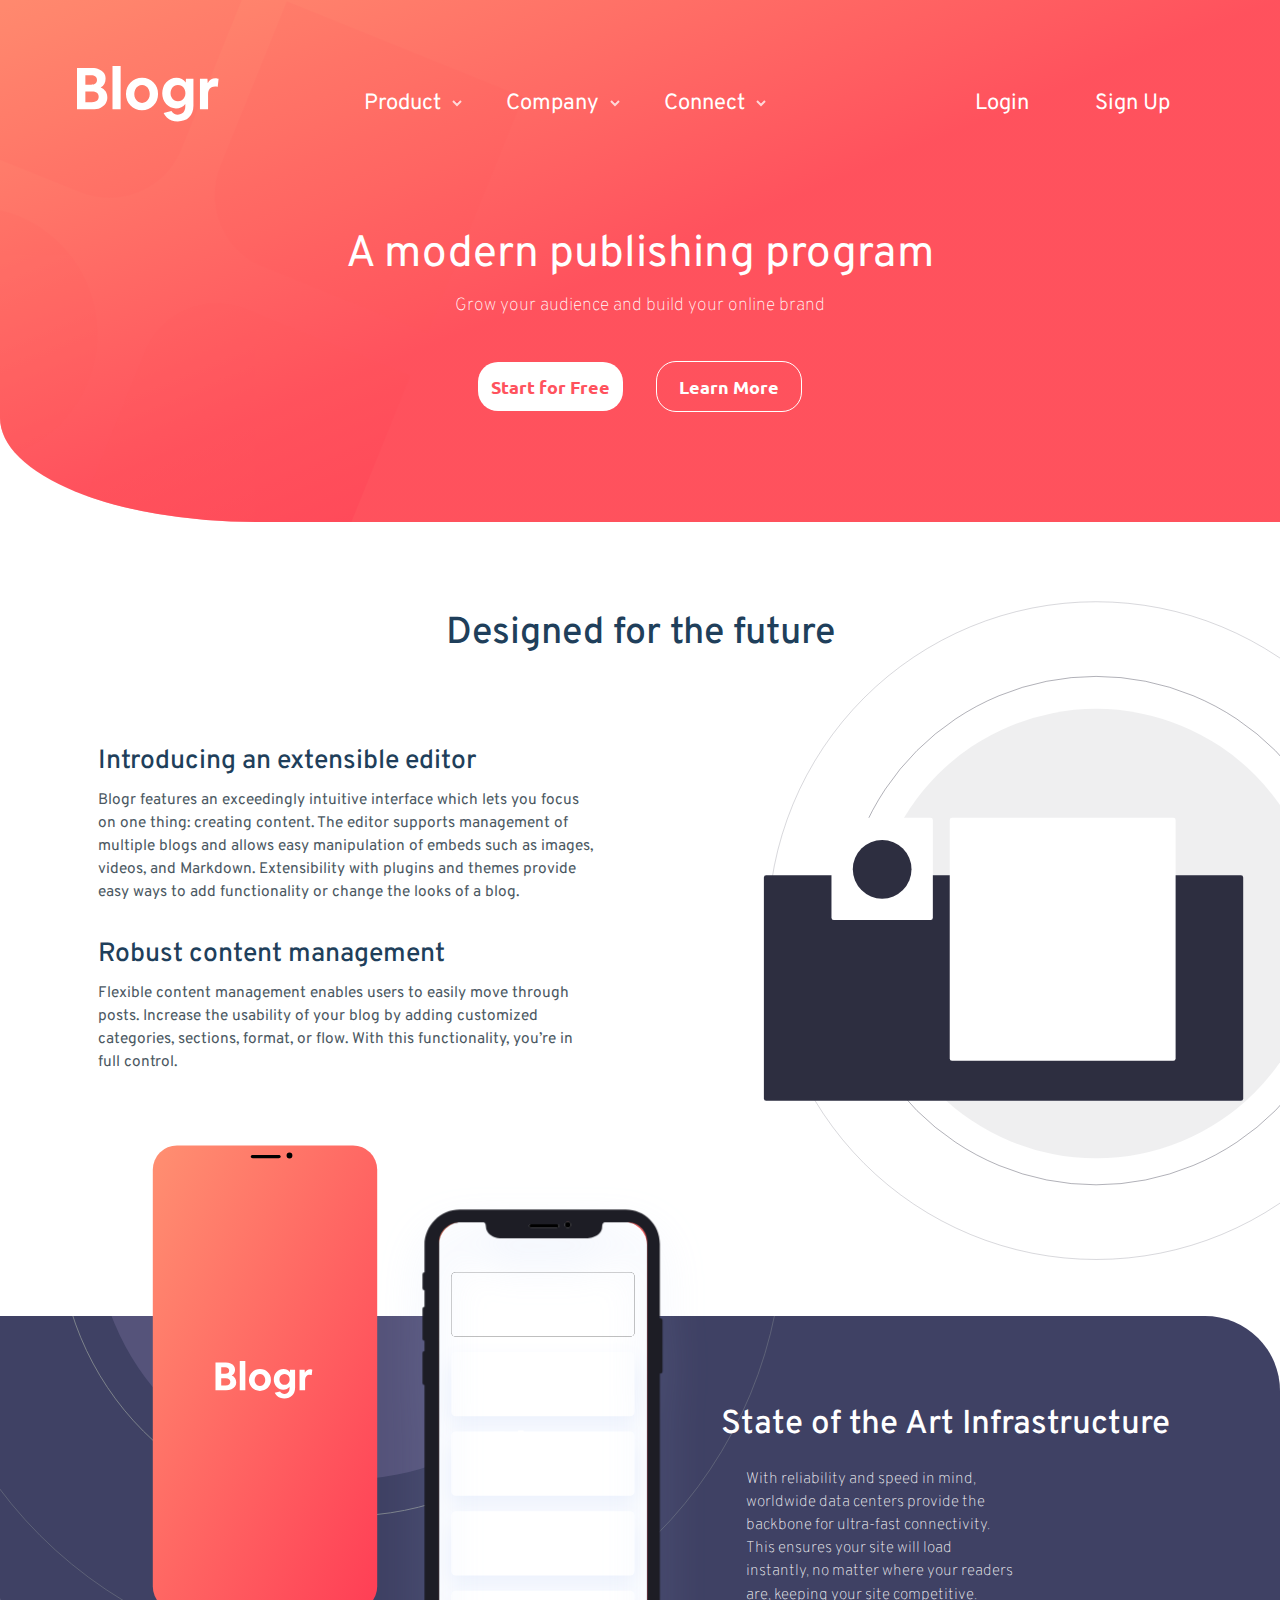
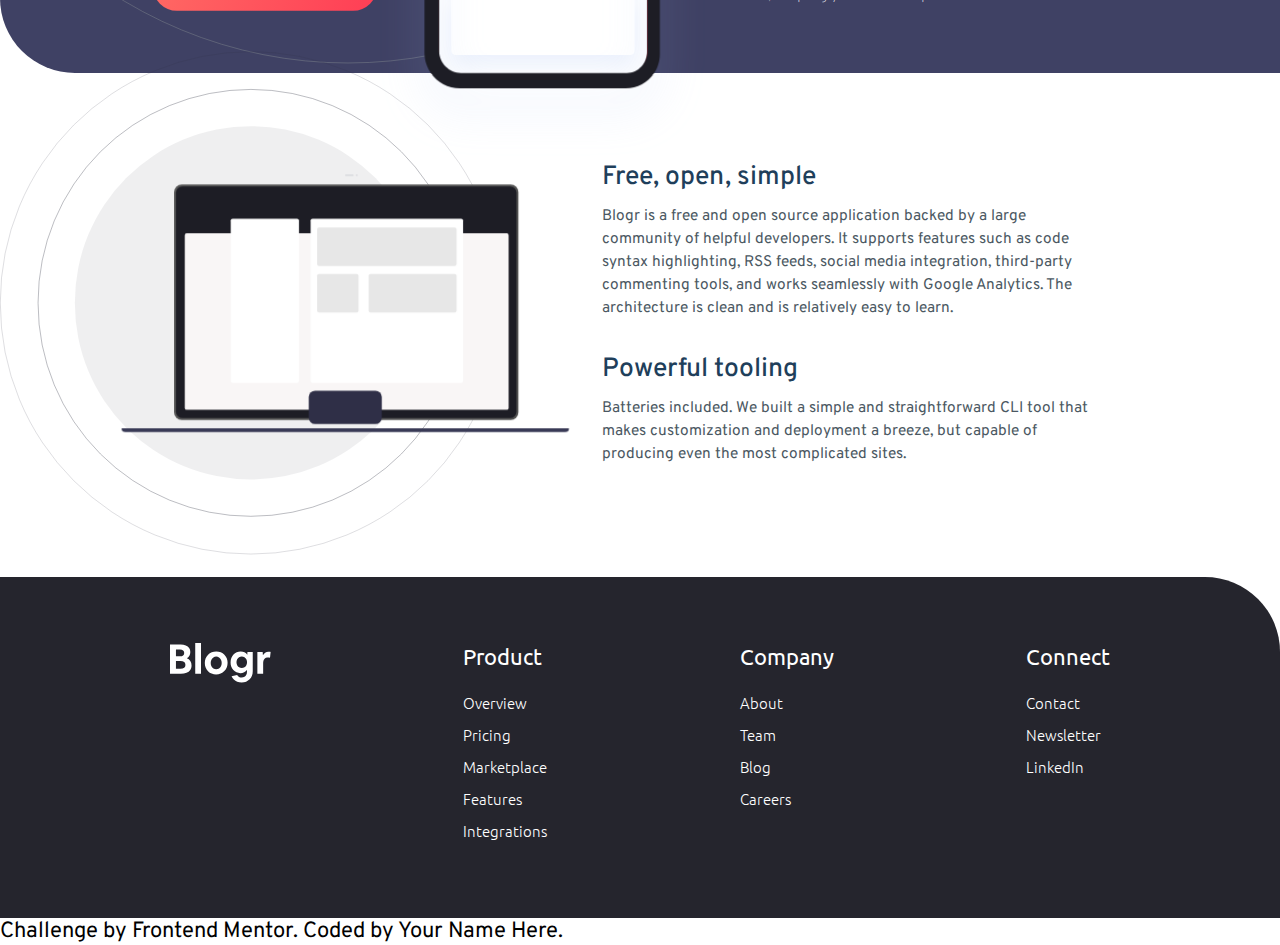
<file: blogr-landing-page-main/index.html>
<!DOCTYPE html>
<html lang="en">
<head>
  <meta charset="UTF-8">
  <meta name="viewport" content="width=device-width, initial-scale=1.0"> <!-- displays site properly based on user's device -->

  <link rel="icon" type="image/png" sizes="32x32" href="./images/favicon-32x32.png">
  <link rel="preconnect" href="https://fonts.googleapis.com">
  <link rel="preconnect" href="https://fonts.gstatic.com" crossorigin>
  <link href="https://fonts.googleapis.com/css2?family=Alata&family=Barlow+Condensed:ital,wght@0,100;0,200;0,300;0,400;0,500;0,600;0,700;0,800;0,900;1,100;1,200;1,300;1,400;1,500;1,600;1,700;1,800;1,900&family=Barlow:ital,wght@0,100;0,200;0,300;0,400;0,500;0,600;0,700;0,800;0,900;1,100;1,200;1,300;1,400;1,500;1,600;1,700;1,800;1,900&family=DM+Sans:ital,opsz,wght@0,9..40,100..1000;1,9..40,100..1000&family=Epilogue:ital,wght@0,100..900;1,100..900&family=Fraunces:ital,opsz,wght@0,9..144,100..900;1,9..144,100..900&family=Inter:ital,opsz,wght@0,14..32,100..900;1,14..32,100..900&family=Josefin+Sans:ital,wght@0,100..700;1,100..700&family=Open+Sans:ital,wght@0,300..800;1,300..800&family=Overpass:ital,wght@0,100..900;1,100..900&family=Plus+Jakarta+Sans:ital,wght@0,200..800;1,200..800&family=Raleway:ital,wght@0,100..900;1,100..900&family=Red+Hat+Text:ital,wght@0,300..700;1,300..700&family=Space+Grotesk:wght@300..700&display=swap" rel="stylesheet">
  <link rel="preconnect" href="https://fonts.googleapis.com">
  <link rel="preconnect" href="https://fonts.gstatic.com" crossorigin>
  <link href="https://fonts.googleapis.com/css2?family=Alata&family=Barlow+Condensed:ital,wght@0,100;0,200;0,300;0,400;0,500;0,600;0,700;0,800;0,900;1,100;1,200;1,300;1,400;1,500;1,600;1,700;1,800;1,900&family=Barlow:ital,wght@0,100;0,200;0,300;0,400;0,500;0,600;0,700;0,800;0,900;1,100;1,200;1,300;1,400;1,500;1,600;1,700;1,800;1,900&family=DM+Sans:ital,opsz,wght@0,9..40,100..1000;1,9..40,100..1000&family=Epilogue:ital,wght@0,100..900;1,100..900&family=Fraunces:ital,opsz,wght@0,9..144,100..900;1,9..144,100..900&family=Inter:ital,opsz,wght@0,14..32,100..900;1,14..32,100..900&family=Josefin+Sans:ital,wght@0,100..700;1,100..700&family=Open+Sans:ital,wght@0,300..800;1,300..800&family=Overpass:ital,wght@0,100..900;1,100..900&family=Plus+Jakarta+Sans:ital,wght@0,200..800;1,200..800&family=Raleway:ital,wght@0,100..900;1,100..900&family=Red+Hat+Text:ital,wght@0,300..700;1,300..700&family=Space+Grotesk:wght@300..700&family=Ubuntu:ital,wght@0,300;0,400;0,500;0,700;1,300;1,400;1,500;1,700&display=swap" rel="stylesheet">
  
  <link href="statics/styles.css" rel="stylesheet">
  <link href="statics/header.css" rel="stylesheet">
  <link href="statics/mobile_nav.css" rel="stylesheet">
  <link href="statics/main.css" rel="stylesheet">
  <link href="statics/footer.css" rel="stylesheet">
  <link href="statics/utils.css" rel="stylesheet">
  <title>Frontend Mentor | [Blogr]</title>

 
</head>
<body>

  <header class="header container">
    <div class="header_main">
       <svg class="svg_header_logo" viewbox="0 0 32 36" xmlns="http://www.w3.org/2000/svg"><path d="M0 30.803V1.486h10.653c1.982 0 3.695.31 5.14.93 1.446.619 2.56 1.5 3.345 2.642.785 1.142 1.177 2.484 1.177 4.026 0 1.404-.303 2.636-.909 3.695a6.48 6.48 0 01-2.56 2.498c1.487.578 2.643 1.494 3.469 2.746.826 1.253 1.239 2.732 1.239 4.439 0 1.707-.44 3.18-1.322 4.418-.88 1.239-2.12 2.202-3.716 2.89-1.596.688-3.482 1.033-5.657 1.033H0zM5.946 6.565v6.73h4.046c1.35 0 2.388-.282 3.118-.846.73-.564 1.094-1.397 1.094-2.498 0-1.101-.365-1.94-1.094-2.519-.73-.578-1.769-.867-3.118-.867H5.946zm0 19.159h4.624c1.542 0 2.732-.33 3.572-.991.84-.66 1.26-1.61 1.26-2.85 0-1.238-.42-2.188-1.26-2.848-.84-.66-2.03-.991-3.572-.991H5.946v7.68zm19.282 5.079V0h5.781v30.803h-5.78zm20.893.619c-1.624 0-3.124-.29-4.5-.867a10.94 10.94 0 01-3.593-2.416 10.96 10.96 0 01-2.374-3.654c-.564-1.404-.846-2.931-.846-4.583 0-1.652.289-3.173.867-4.563a11.354 11.354 0 012.415-3.654 10.96 10.96 0 013.634-2.436c1.39-.578 2.91-.867 4.562-.867 1.625 0 3.125.289 4.501.867a10.94 10.94 0 013.592 2.416 11.01 11.01 0 012.375 3.633c.564 1.39.846 2.911.846 4.563 0 1.651-.289 3.179-.867 4.583a11.297 11.297 0 01-2.416 3.675 10.96 10.96 0 01-3.633 2.436c-1.39.578-2.911.867-4.563.867zm.083-5.203c1.046 0 1.982-.275 2.808-.825.825-.551 1.48-1.301 1.96-2.25.483-.95.723-2.03.723-3.242 0-1.211-.24-2.292-.722-3.241-.482-.95-1.136-1.7-1.961-2.25-.826-.551-1.762-.826-2.808-.826-1.046 0-1.982.275-2.808.825-.826.55-1.48 1.301-1.961 2.25-.482.95-.723 2.03-.723 3.242 0 1.211.241 2.292.723 3.241.482.95 1.135 1.7 1.961 2.25.826.551 1.762.826 2.808.826zm24.155 3.964a9.13 9.13 0 01-3.86-.826 9.492 9.492 0 01-3.118-2.291c-.881-.977-1.57-2.12-2.065-3.427-.495-1.308-.743-2.719-.743-4.233 0-1.569.255-3.02.764-4.356a10.614 10.614 0 012.147-3.489 10.174 10.174 0 013.22-2.333c1.225-.564 2.554-.846 3.985-.846 1.404 0 2.67.282 3.799.846a7.402 7.402 0 012.807 2.457l.124-2.684h5.327v19.2c0 1.68-.269 3.207-.805 4.584-.537 1.376-1.301 2.56-2.292 3.55a10.231 10.231 0 01-3.53 2.292c-1.363.537-2.87.805-4.522.805-1.624 0-3.083-.254-4.376-.764a10.468 10.468 0 01-3.386-2.126 10.035 10.035 0 01-2.271-3.18L67.097 32a5.452 5.452 0 001.92 1.879c.784.454 1.672.681 2.663.681 1.074 0 2.003-.24 2.787-.723.785-.481 1.397-1.156 1.838-2.023.44-.867.66-1.879.66-3.035v-1.775a7.793 7.793 0 01-2.828 2.333c-1.143.564-2.402.846-3.778.846zm1.404-5.12c1.018 0 1.92-.254 2.704-.764a5.556 5.556 0 001.879-2.064c.468-.867.702-1.851.702-2.952 0-1.102-.234-2.086-.702-2.953a5.556 5.556 0 00-1.879-2.064c-.784-.51-1.686-.764-2.704-.764-1.019 0-1.92.255-2.705.764a5.556 5.556 0 00-1.879 2.064c-.468.867-.702 1.851-.702 2.953 0 1.1.234 2.085.702 2.952a5.556 5.556 0 001.88 2.064c.784.51 1.685.764 2.704.764zm15.607 5.74V9h5.327l.206 3.304c.55-1.157 1.294-2.044 2.23-2.664.936-.62 2.037-.929 3.303-.929.386 0 .77.035 1.156.103.386.07.73.159 1.033.269l-.62 5.698a4.361 4.361 0 00-.929-.227 7.495 7.495 0 00-.97-.062c-1.597 0-2.822.489-3.675 1.466-.853.977-1.28 2.36-1.28 4.15v10.694h-5.78z" fill="#FFF" fill-rule="nonzero"/></svg>

       <ul class="header_list">

        <li>
          <span class="header_dropbtn" onclick="toggleContent(event)">
            <span class="header_span">Product</span>
            <svg class="arrow_up" width="10" height="6" xmlns="http://www.w3.org/2000/svg"><path stroke="var(--clr-white)" stroke-width="1.5" fill="var(--clr-lightred)" d="m1 5 4-4 4 4"/></svg>
            <svg class="arrow_down" xmlns="http://www.w3.org/2000/svg" width="10" height="7"><path fill="var(--clr-lightred)" stroke="var(--clr-white)" stroke-width="2" opacity=".75" d="M1 1l4 4 4-4"/></svg>
          </span>
          <div class="header_dropdown-content header_two">
            <a href="#">
              Overview
            </a>
            <a href="#">
              Pricing
            </a>
            <a href="#">
              Marketplace
            </a>
            <a href="#">
              Features
            </a>
            <a href="#">
              Integrations
            </a>
          </div>
        </li>

        <li>
          <span class="header_dropbtn" onclick="toggleContent(event)">
            <span class="header_span">Company</span>
            <svg class="arrow_up" width="10" height="6" xmlns="http://www.w3.org/2000/svg"><path stroke="var(--clr-white)" stroke-width="1.5" fill="var(--clr-lightred)" d="m1 5 4-4 4 4"/></svg>
            <svg class="arrow_down" xmlns="http://www.w3.org/2000/svg" width="10" height="7"><path fill="var(--clr-lightred)" stroke="var(--clr-white)" stroke-width="2" opacity=".75" d="M1 1l4 4 4-4"/></svg>
          </span>
          <div class="header_dropdown-content">
            <a href="#">
              About
            </a>
            <a href="#">
              Team
            </a>
            <a href="#">
              Blog
            </a>
            <a href="#">
              Careers
            </a>
          </div>
        </li>

        <li>
          <span class="header_dropbtn" onclick="toggleContent(event)">
            <span class="header_span">Connect</span>
            <svg class="arrow_up" width="10" height="6" xmlns="http://www.w3.org/2000/svg"><path stroke="var(--clr-white)" stroke-width="1.5" fill="var(--clr-lightred)" d="m1 5 4-4 4 4"/></svg>
            <svg class="arrow_down" xmlns="http://www.w3.org/2000/svg" width="10" height="7"><path fill="var(--clr-lightred)" stroke="var(--clr-white)" stroke-width="2" opacity=".75" d="M1 1l4 4 4-4"/></svg>
          </span>
          <div class="header_dropdown-content">
            <a href="#">
              Contact
            </a>
            <a href="#">
              Newsletter
            </a>
            <a href="#">
              LinkedIn
            </a>
          </div>
        </li>

        <div class="right">
          <li><a class="header_login" href="#">Login</a></li>
          <li><a class="header_register" href="#">Sign Up</a></li>
        </div>
      </ul>

       <svg class="svg_menu" onclick="toggleNav()" viewbox="0 0 32 18"  xmlns="http://www.w3.org/2000/svg"><g fill="#FFF" fill-rule="evenodd"><path d="M0 0h32v2H0zM0 8h32v2H0zM0 16h32v2H0z"/></g></svg>
       <svg class="svg_close" onclick="toggleNav()" viewbox="0 0 32 18" xmlns="http://www.w3.org/2000/svg"><path d="M23.607.98l1.414 1.413L14.414 13l10.607 10.607-1.414 1.414L13 14.414 2.393 25.021.98 23.607 11.586 13 .98 2.393 2.393.98 13 11.586 23.607.98z" fill="#FFF" fill-rule="evenodd"/></svg>
    </div>

    <div class="header_intro">
        <span class="header_title mobile">A modern<br> publishing program</span>
        <span class="header_title desktop">A modern publishing program</span>
        <span class="header_subtitle">Grow your audience and build your online brand</span>
        <div class="header_btns">
          <button class="btn1"><span>Start for Free</span></button>
          <button class="btn2"><span>Learn More</span></button>
        </div>
    </div>

    <svg class="svg_intro_mobile"  viewBox="0 0 424 1023" xmlns="http://www.w3.org/2000/svg"><defs><linearGradient x1=".695%" y1="0%" x2="99.305%" y2="100%" id="a"><stop stop-color="#FF8F71" offset="0%"/><stop stop-color="#FF3E55" offset="100%"/></linearGradient></defs><path d="M821.895188,497.739327 L821.895188,825.739327 L493.895188,825.739327 L493.895188,597.739327 C493.895188,542.510852 538.666713,497.739327 593.895188,497.739327 L821.895188,497.739327 Z M276.655938,496.460979 C367.230637,496.460979 440.655938,569.88628 440.655938,660.460979 C440.655938,751.035678 367.230637,824.460979 276.655938,824.460979 C186.081239,824.460979 112.655938,751.035678 112.655938,660.460979 C112.655938,569.88628 186.081239,496.460979 276.655938,496.460979 Z M822.227687,111.489551 L822.227687,439.489551 L594.227687,439.489551 C538.999212,439.489551 494.227687,394.718026 494.227687,339.489551 L494.227687,339.489551 L494.227687,111.489551 L822.227687,111.489551 Z M440.061253,110.58581 L440.061253,338.58581 C440.061253,393.814285 395.289728,438.58581 340.061253,438.58581 L112.061253,438.58581 L112.061253,110.58581 L440.061253,110.58581 Z" transform="rotate(22 67.652 1066.199)" fill="url(#a)" fill-rule="evenodd"/></svg>
  </header>

  <div class="mobile_nav">

    <div class="mobile_nav_dropdown">
      <span class="dropbtn" onclick="toggleContent(event)">
        <span class="mobile_title">Product</span>
        <svg class="arrow_up" width="10" height="6" xmlns="http://www.w3.org/2000/svg"><path stroke="var(--clr-heading)" stroke-width="1.5" fill="var(--clr-lightred)" d="m1 5 4-4 4 4"/></svg>
        <svg class="arrow_down" xmlns="http://www.w3.org/2000/svg" width="10" height="7"><path fill="var(--clr-lightred)" stroke="var(--clr-heading)" stroke-width="2" opacity=".75" d="M1 1l4 4 4-4"/></svg>
      </span>
      <div class="dropdown_content">

        <a href="">Overview</a>
        <a href="">Pricing</a>
        <a href="">Marketplace</a>
        <a href="">Features</a>
        <a href="">Integrations</a>

      </div>
    </div>

    <div class="mobile_nav_dropdown">
      <span class="dropbtn" onclick="toggleContent(event)">
        <span class="mobile_title">Company</span>
        <svg class="arrow_up" width="10" height="6" xmlns="http://www.w3.org/2000/svg"><path stroke="var(--clr-heading)" stroke-width="1.5" fill="var(--clr-lightred)" d="m1 5 4-4 4 4"/></svg>
        <svg class="arrow_down" xmlns="http://www.w3.org/2000/svg" width="10" height="7"><path fill="var(--clr-lightred)" stroke="var(--clr-heading)" stroke-width="2" opacity=".75" d="M1 1l4 4 4-4"/></svg>
      </span>
      <div class="dropdown_content">

        <a href="">About</a>
        <a href="">Pricing</a>
        <a href="">Marketplace</a>
        <a href="">Features</a>
   

      </div>
    </div>

    <div class="mobile_nav_dropdown">
      <span class="dropbtn" onclick="toggleContent(event)">
        <span class="mobile_title">Connect</span>
        <svg class="arrow_up" width="10" height="6" xmlns="http://www.w3.org/2000/svg"><path stroke="var(--clr-heading)" stroke-width="1.5" fill="var(--clr-lightred)" d="m1 5 4-4 4 4"/></svg>
        <svg class="arrow_down" xmlns="http://www.w3.org/2000/svg" width="10" height="7"><path fill="var(--clr-lightred)" stroke="var(--clr-heading)" stroke-width="2" opacity=".75" d="M1 1l4 4 4-4"/></svg>
      </span>
      <div class="dropdown_content">

        <a href="">Contact</a>
        <a href="">Newsletter</a>
        <a href="">LinkedIn</a>

      </div>
    </div>
    <hr>
    <div class="mobile_btns">
      <span class="login">Login</span>
      <span class="register">Sign Up</span>
    </div>

  </div>

  <main class="main">

    <span class="main_intro">Designed for the future</span>

    <section class="section1">
      <svg class="svg_editor_mobile" viewbox="0 40 400 300" xmlns="http://www.w3.org/2000/svg" xmlns:xlink="http://www.w3.org/1999/xlink"><defs><linearGradient x1="0%" y1="27.846%" x2="100%" y2="72.154%" id="c"><stop stop-color="#FF8F71" offset="0%"/><stop stop-color="#FF3E55" offset="100%"/></linearGradient><linearGradient x1="0%" y1="41.623%" x2="100%" y2="58.377%" id="e"><stop stop-color="#FF8F71" offset="0%"/><stop stop-color="#FF3E55" offset="100%"/></linearGradient><filter x="-21.5%" y="-23%" width="142.9%" height="164.5%" filterUnits="objectBoundingBox" id="b"><feOffset dy="20" in="SourceAlpha" result="shadowOffsetOuter1"/><feGaussianBlur stdDeviation="20" in="shadowOffsetOuter1" result="shadowBlurOuter1"/><feColorMatrix values="0 0 0 0 0.421821759 0 0 0 0 0.554338424 0 0 0 0 0.893710371 0 0 0 0.243444056 0" in="shadowBlurOuter1"/></filter><rect id="a" x="0" y="0" width="326" height="217" rx="5"/></defs><g fill="none" fill-rule="evenodd"><g transform="translate(40)"><rect fill="#2D2E40" opacity=".08" transform="matrix(1 0 0 -1 0 329)" x="52" y="53" width="223" height="223" rx="111.5"/><rect stroke="#2D2E40" opacity=".5" transform="matrix(1 0 0 -1 0 326)" x="37.5" y="37.5" width="251" height="251" rx="125.5"/><rect stroke="#2D2E40" opacity=".25" transform="matrix(1 0 0 -1 0 326)" x=".5" y=".5" width="325" height="325" rx="162.5"/></g><g transform="translate(40 54)"><mask id="d" fill="#fff"><use xlink:href="#a"/></mask><g fill-rule="nonzero"><use fill="#000" filter="url(#b)" xlink:href="#a"/><use fill="url(#c)" xlink:href="#a"/></g><path d="M3 63.525h320a3 3 0 013 3V214a3 3 0 01-3 3H3a3 3 0 01-3-3V66.525a3 3 0 013-3z" fill="#2D2E40" fill-rule="nonzero" mask="url(#d)"/><rect fill="#FFF" fill-rule="nonzero" mask="url(#d)" x="45.967" y="24.246" width="68.95" height="69.707" rx="3"/><ellipse fill="#2D2E40" mask="url(#d)" cx="80.442" cy="59.402" rx="19.959" ry="20.003"/><rect fill="#FFF" fill-rule="nonzero" mask="url(#d)" x="126.408" y="24.246" width="153.625" height="165.478" rx="3"/></g><path d="M106 144c23.871-37.394 41.526-57.6 52.964-60.62 17.158-4.53 12.04 42.374 36.744 36.938 24.705-5.436 27.717-52.994 46.403-55.234 18.685-2.241 28.57 41.257 36.733 45.264 5.441 2.672 12.16-3.105 20.156-17.332" stroke="url(#e)" stroke-width="8" stroke-linecap="round" transform="translate(40 54)"/></g></svg>
      <svg class="svg_editor_desktop" viewbox="0 400 600 55" xmlns="http://www.w3.org/2000/svg" xmlns:xlink="http://www.w3.org/1999/xlink"><defs><linearGradient x1="0%" y1="27.881%" x2="100%" y2="72.119%" id="c"><stop stop-color="#FF8F71" offset="0%"/><stop stop-color="#FF3E55" offset="100%"/></linearGradient><linearGradient x1="0%" y1="41.725%" x2="100%" y2="58.275%" id="e"><stop stop-color="#FF8F71" offset="0%"/><stop stop-color="#FF3E55" offset="100%"/></linearGradient><filter x="-10.9%" y="-11.7%" width="121.8%" height="132.8%" filterUnits="objectBoundingBox" id="b"><feOffset dy="20" in="SourceAlpha" result="shadowOffsetOuter1"/><feGaussianBlur stdDeviation="20" in="shadowOffsetOuter1" result="shadowBlurOuter1"/><feColorMatrix values="0 0 0 0 0.421821759 0 0 0 0 0.554338424 0 0 0 0 0.893710371 0 0 0 0.243444056 0" in="shadowBlurOuter1"/></filter><rect id="a" x="0" y="0" width="642" height="427" rx="15"/></defs><g transform="translate(40)" fill="none" fill-rule="evenodd"><rect fill="#2D2E40" opacity=".08" transform="matrix(1 0 0 -1 0 890)" x="145" y="144" width="600" height="602" rx="300"/><rect stroke="#2D2E40" opacity=".5" transform="matrix(1 0 0 -1 0 882)" x="105.5" y="100.5" width="679" height="681" rx="339.5"/><rect stroke="#2D2E40" opacity=".25" transform="matrix(1 0 0 -1 0 882)" x="5.5" y=".5" width="879" height="881" rx="439.5"/><g transform="translate(0 242)"><mask id="d" fill="#fff"><use xlink:href="#a"/></mask><g fill-rule="nonzero"><use fill="#000" filter="url(#b)" xlink:href="#a"/><use fill="url(#c)" xlink:href="#a"/></g><path d="M3 125h636a3 3 0 013 3v296a3 3 0 01-3 3H3a3 3 0 01-3-3V128a3 3 0 013-3z" fill="#2D2E40" fill-rule="nonzero" mask="url(#d)"/><rect fill="#FFF" fill-rule="nonzero" mask="url(#d)" x="90.523" y="47.709" width="135.785" height="137.165" rx="3"/><ellipse fill="#2D2E40" mask="url(#d)" cx="158.416" cy="116.888" rx="39.306" ry="39.36"/><rect fill="#FFF" fill-rule="nonzero" mask="url(#d)" x="248.939" y="47.709" width="302.538" height="325.617" rx="3"/></g><path d="M209 284c47.125-73.367 81.977-113.013 104.557-118.938 33.87-8.886 23.765 83.14 72.535 72.473 48.77-10.666 54.716-103.974 91.603-108.37 36.887-4.397 56.402 80.946 72.515 88.81 10.742 5.241 24.005-6.094 39.79-34.007" stroke="url(#e)" stroke-width="8" stroke-linecap="round" transform="translate(0 242)"/></g></svg>
      <div class="main_details">

        <span class="main_title">Introducing an extensible editor</span>
        <span class="main_subtitle">Blogr features an exceedingly intuitive interface which lets you focus on one thing: creating content. 
          The editor supports management of multiple blogs and allows easy manipulation of embeds such as images, 
          videos, and Markdown. Extensibility with plugins and themes provide easy ways to add functionality or 
          change the looks of a blog.</span>

        <span class="main_title">Robust content management</span>
        <span class="main_subtitle">Flexible content management enables users to easily move through posts. Increase the usability of your blog 
          by adding customized categories, sections, format, or flow. With this functionality, you’re in full control.</span>
     
      </div>
    </section>

    <section style="position: relative;">
       <svg class="svg_phones" viewbox="0 0 400 55" xmlns="http://www.w3.org/2000/svg" xmlns:xlink="http://www.w3.org/1999/xlink"><defs><filter x="-32.1%" y="-11.5%" width="164.2%" height="132.2%" filterUnits="objectBoundingBox" id="b"><feOffset dy="20" in="SourceAlpha" result="shadowOffsetOuter1"/><feGaussianBlur stdDeviation="20" in="shadowOffsetOuter1" result="shadowBlurOuter1"/><feColorMatrix values="0 0 0 0 0.421821759 0 0 0 0 0.554338424 0 0 0 0 0.893710371 0 0 0 0.243444056 0" in="shadowBlurOuter1"/></filter><filter x="-21%" y="-42.8%" width="142%" height="219.8%" filterUnits="objectBoundingBox" id="e"><feOffset dy="10" in="SourceAlpha" result="shadowOffsetOuter1"/><feGaussianBlur stdDeviation="10" in="shadowOffsetOuter1" result="shadowBlurOuter1"/><feColorMatrix values="0 0 0 0 0.421821759 0 0 0 0 0.554338424 0 0 0 0 0.893710371 0 0 0 0.243444056 0" in="shadowBlurOuter1"/></filter><filter x="-21%" y="-42.8%" width="142%" height="219.8%" filterUnits="objectBoundingBox" id="g"><feOffset dy="10" in="SourceAlpha" result="shadowOffsetOuter1"/><feGaussianBlur stdDeviation="10" in="shadowOffsetOuter1" result="shadowBlurOuter1"/><feColorMatrix values="0 0 0 0 0.421821759 0 0 0 0 0.554338424 0 0 0 0 0.893710371 0 0 0 0.243444056 0" in="shadowBlurOuter1"/></filter><filter x="-21%" y="-42.8%" width="142%" height="219.8%" filterUnits="objectBoundingBox" id="i"><feOffset dy="10" in="SourceAlpha" result="shadowOffsetOuter1"/><feGaussianBlur stdDeviation="10" in="shadowOffsetOuter1" result="shadowBlurOuter1"/><feColorMatrix values="0 0 0 0 0.421821759 0 0 0 0 0.554338424 0 0 0 0 0.893710371 0 0 0 0.243444056 0" in="shadowBlurOuter1"/></filter><filter x="-21%" y="-42.8%" width="142%" height="219.8%" filterUnits="objectBoundingBox" id="k"><feOffset dy="10" in="SourceAlpha" result="shadowOffsetOuter1"/><feGaussianBlur stdDeviation="10" in="shadowOffsetOuter1" result="shadowBlurOuter1"/><feColorMatrix values="0 0 0 0 0.421821759 0 0 0 0 0.554338424 0 0 0 0 0.893710371 0 0 0 0.243444056 0" in="shadowBlurOuter1"/></filter><filter x="-21%" y="-42.8%" width="142%" height="219.8%" filterUnits="objectBoundingBox" id="m"><feOffset dy="10" in="SourceAlpha" result="shadowOffsetOuter1"/><feGaussianBlur stdDeviation="10" in="shadowOffsetOuter1" result="shadowBlurOuter1"/><feColorMatrix values="0 0 0 0 0.421821759 0 0 0 0 0.554338424 0 0 0 0 0.893710371 0 0 0 0.243444056 0" in="shadowBlurOuter1"/></filter><filter x="-32.1%" y="-11.5%" width="164.2%" height="132.2%" filterUnits="objectBoundingBox" id="o"><feOffset dy="20" in="SourceAlpha" result="shadowOffsetOuter1"/><feGaussianBlur stdDeviation="20" in="shadowOffsetOuter1" result="shadowBlurOuter1"/><feColorMatrix values="0 0 0 0 0.421821759 0 0 0 0 0.554338424 0 0 0 0 0.893710371 0 0 0 0.243444056 0" in="shadowBlurOuter1"/></filter><rect id="f" x="0" y="0" width="166.649" height="58.441" rx="4"/><rect id="h" x="0" y="72.397" width="166.649" height="58.441" rx="4"/><rect id="j" x="0" y="144.794" width="166.649" height="58.441" rx="4"/><rect id="l" x="0" y="217.192" width="166.649" height="58.441" rx="4"/><rect id="n" x="0" y="289.589" width="166.649" height="58.441" rx="4"/><linearGradient x1="38.371%" y1="0%" x2="61.629%" y2="100%" id="a"><stop stop-color="#FF8F71" offset="0%"/><stop stop-color="#FF3E55" offset="100%"/></linearGradient><linearGradient x1="0%" y1="42.512%" x2="100%" y2="57.488%" id="d"><stop stop-color="#FF8F71" offset="0%"/><stop stop-color="#FF3E55" offset="100%"/></linearGradient><path d="M204.442 401.894c0 10.587-7.815 19.708-18.398 19.708H35.126c-10.584 0-19.786-9.121-19.786-19.708V30.059c0-10.587 9.202-18.327 19.786-18.327h17.447c3.689 0 5.051-.422 5.275 4.255.116 2.43 1.007 4.318 2.435 5.881 1.426 1.534 3.39 2.794 5.646 3.501 1.531.48 3.236.914 4.861.914h79.751c1.626 0 3.33-.534 4.861-1.013 2.258-.707 4.22-1.887 5.647-3.392 1.428-1.535 2.319-3.344 2.434-5.773.223-4.676 1.587-4.373 5.276-4.373h17.285c10.583 0 18.398 7.74 18.398 18.327v371.835zM98.847 13.55h23.637c1.004 0 1.819.622 1.819 1.515 0 .893-.815 1.516-1.819 1.516H98.847c-1.005 0-1.818-.623-1.818-1.516s.813-1.515 1.818-1.515zm36.063.522a2.653 2.653 0 11-5.306 0 2.653 2.653 0 015.306 0zm81.048 84.968V31.254c0-17.144-13.893-31.042-31.032-31.042H34.148c-17.677 0-32.142 14.47-32.142 32.155v24.839a1.819 1.819 0 00-1.819 1.818v12.733a1.82 1.82 0 001.819 1.82v15.157a1.82 1.82 0 00-1.819 1.82v27.284a1.82 1.82 0 001.819 1.818v9.095a1.82 1.82 0 00-1.819 1.818v27.285a1.82 1.82 0 001.819 1.82V403.29c0 17.74 14.509 32.257 32.243 32.257h150.677c17.067 0 31.032-13.97 31.032-31.043v-255.14h.605a1.819 1.819 0 001.82-1.819v-46.685c0-1.005-.814-1.82-1.82-1.82h-.605z" id="c"/><path d="M204.442 401.894c0 10.587-7.815 19.708-18.398 19.708H35.126c-10.584 0-19.786-9.121-19.786-19.708V30.059c0-10.587 9.202-18.327 19.786-18.327h17.447c3.689 0 5.051-.422 5.275 4.255.116 2.43 1.007 4.318 2.435 5.881 1.426 1.534 3.39 2.794 5.646 3.501 1.531.48 3.236.914 4.861.914h79.751c1.626 0 3.33-.534 4.861-1.013 2.258-.707 4.22-1.887 5.647-3.392 1.428-1.535 2.319-3.344 2.434-5.773.223-4.676 1.587-4.373 5.276-4.373h17.285c10.583 0 18.398 7.74 18.398 18.327v371.835zM98.847 13.55h23.637c1.004 0 1.819.622 1.819 1.515 0 .893-.815 1.516-1.819 1.516H98.847c-1.005 0-1.818-.623-1.818-1.516s.813-1.515 1.818-1.515zm36.063.522a2.653 2.653 0 11-5.306 0 2.653 2.653 0 015.306 0zm81.048 84.968V31.254c0-17.144-13.893-31.042-31.032-31.042H34.148c-17.677 0-32.142 14.47-32.142 32.155v24.839a1.819 1.819 0 00-1.819 1.818v12.733a1.82 1.82 0 001.819 1.82v15.157a1.82 1.82 0 00-1.819 1.82v27.284a1.82 1.82 0 001.819 1.818v9.095a1.82 1.82 0 00-1.819 1.818v27.285a1.82 1.82 0 001.819 1.82V403.29c0 17.74 14.509 32.257 32.243 32.257h150.677c17.067 0 31.032-13.97 31.032-31.043v-255.14h.605a1.819 1.819 0 001.82-1.819v-46.685c0-1.005-.814-1.82-1.82-1.82h-.605z" id="p"/></defs><g fill="none" fill-rule="evenodd"><g transform="translate(40 20)"><rect fill="url(#a)" x="8" y="5" width="204" height="423" rx="22"/><path d="M65 227.56v-25.278h9.316c1.734 0 3.232.267 4.496.8 1.264.535 2.239 1.294 2.925 2.28.686.984 1.03 2.141 1.03 3.47 0 1.21-.266 2.273-.795 3.187a5.63 5.63 0 01-2.24 2.154c1.3.498 2.312 1.287 3.034 2.367s1.083 2.356 1.083 3.828c0 1.471-.385 2.74-1.155 3.809-.77 1.068-1.854 1.899-3.25 2.492s-3.045.89-4.947.89H65zm5.2-20.9v5.804h3.539c1.18 0 2.088-.243 2.726-.73.638-.487.957-1.205.957-2.154 0-.95-.32-1.673-.957-2.172-.638-.498-1.547-.747-2.726-.747h-3.54zm0 16.52h4.044c1.348 0 2.39-.285 3.124-.854.734-.57 1.101-1.389 1.101-2.457 0-1.068-.367-1.887-1.101-2.456-.735-.57-1.776-.855-3.124-.855H70.2v6.622zm16.863 4.38V201h5.056v26.56h-5.056zm18.272.533c-1.42 0-2.732-.249-3.936-.747a9.577 9.577 0 01-3.142-2.083 9.438 9.438 0 01-2.076-3.151c-.494-1.21-.74-2.528-.74-3.952s.252-2.735.758-3.934a9.78 9.78 0 012.112-3.15 9.594 9.594 0 013.178-2.101c1.216-.499 2.546-.748 3.99-.748 1.42 0 2.733.25 3.936.748a9.577 9.577 0 013.142 2.083 9.482 9.482 0 012.076 3.133c.494 1.198.74 2.51.74 3.934 0 1.424-.252 2.741-.758 3.951a9.73 9.73 0 01-2.112 3.169 9.594 9.594 0 01-3.178 2.1c-1.216.499-2.546.748-3.99.748zm.072-4.486c.915 0 1.733-.237 2.456-.712.722-.474 1.293-1.121 1.715-1.94.421-.819.632-1.75.632-2.795 0-1.044-.211-1.976-.632-2.795-.422-.818-.993-1.465-1.715-1.94-.723-.475-1.541-.712-2.456-.712s-1.733.237-2.455.712c-.723.475-1.294 1.122-1.716 1.94-.42.82-.632 1.75-.632 2.795s.211 1.976.632 2.795c.422.819.993 1.466 1.716 1.94.722.475 1.54.712 2.455.712zm21.124 3.418a8.081 8.081 0 01-3.376-.712 8.295 8.295 0 01-2.726-1.976 9.246 9.246 0 01-1.806-2.955c-.433-1.127-.65-2.344-.65-3.649 0-1.353.223-2.605.668-3.756a9.131 9.131 0 011.878-3.008 8.894 8.894 0 012.817-2.012c1.07-.486 2.232-.73 3.484-.73 1.228 0 2.335.244 3.322.73a6.447 6.447 0 012.456 2.118l.108-2.314h4.658v16.555c0 1.448-.234 2.765-.704 3.952a8.774 8.774 0 01-2.004 3.062 8.961 8.961 0 01-3.087 1.976c-1.192.463-2.51.694-3.954.694-1.42 0-2.697-.22-3.828-.659a9.174 9.174 0 01-2.961-1.833 8.656 8.656 0 01-1.986-2.742l4.839-1.174a4.737 4.737 0 001.679 1.62c.686.391 1.462.587 2.329.587.939 0 1.751-.208 2.437-.623a4.283 4.283 0 001.607-1.745c.385-.747.578-1.62.578-2.616v-1.531a6.795 6.795 0 01-2.474 2.011c-.999.487-2.1.73-3.304.73zm1.228-4.415c.89 0 1.68-.22 2.365-.658a4.816 4.816 0 001.643-1.78c.41-.748.614-1.596.614-2.546 0-.95-.204-1.798-.614-2.545a4.816 4.816 0 00-1.643-1.78c-.686-.44-1.474-.66-2.365-.66-.89 0-1.679.22-2.365.66a4.816 4.816 0 00-1.643 1.78c-.41.747-.614 1.596-.614 2.545 0 .95.205 1.798.614 2.546.41.747.957 1.34 1.643 1.78.686.439 1.474.658 2.365.658zm13.65 4.95V208.76h4.658l.18 2.848c.482-.996 1.132-1.762 1.95-2.296.819-.534 1.782-.801 2.89-.801.336 0 .673.03 1.01.089.337.06.638.137.903.231l-.542 4.914a3.86 3.86 0 00-.812-.196 6.647 6.647 0 00-.849-.054c-1.396 0-2.467.422-3.213 1.264-.747.843-1.12 2.035-1.12 3.578v9.221h-5.055z" fill="#FFF" fill-rule="nonzero"/><use fill="#000" filter="url(#b)" xlink:href="#c"/><use fill="#1D1D25" xlink:href="#c"/><path d="M122.484 13.55H98.847c-1.005 0-1.819.624-1.819 1.517 0 .892.814 1.515 1.82 1.515h23.636c1.005 0 1.82-.623 1.82-1.515 0-.893-.815-1.517-1.82-1.517M132.258 11.42a2.653 2.653 0 10.002 5.306 2.653 2.653 0 00-.002-5.306" fill="#000"/></g><g transform="translate(293 83)"><rect fill="url(#a)" x="8" y="5" width="204" height="423" rx="22"/><rect fill="#FFF" x="15" y="11" width="189.335" height="414.321" rx="22"/><rect fill="url(#d)" x="15" y="11" width="189.335" height="73.269" rx="22"/><g transform="translate(26.343 57.23)"><use fill="#000" filter="url(#e)" xlink:href="#f"/><use fill="#FFF" xlink:href="#f"/></g><g transform="translate(26.343 57.23)"><use fill="#000" filter="url(#g)" xlink:href="#h"/><use fill="#FFF" xlink:href="#h"/></g><g transform="translate(26.343 57.23)"><use fill="#000" filter="url(#i)" xlink:href="#j"/><use fill="#FFF" xlink:href="#j"/></g><g transform="translate(26.343 57.23)"><use fill="#000" filter="url(#k)" xlink:href="#l"/><use fill="#FFF" xlink:href="#l"/></g><g transform="translate(26.343 57.23)"><use fill="#000" filter="url(#m)" xlink:href="#n"/><use fill="#FFF" xlink:href="#n"/></g><path d="M65 227.56v-25.278h9.316c1.734 0 3.232.267 4.496.8 1.264.535 2.239 1.294 2.925 2.28.686.984 1.03 2.141 1.03 3.47 0 1.21-.266 2.273-.795 3.187a5.63 5.63 0 01-2.24 2.154c1.3.498 2.312 1.287 3.034 2.367s1.083 2.356 1.083 3.828c0 1.471-.385 2.74-1.155 3.809-.77 1.068-1.854 1.899-3.25 2.492s-3.045.89-4.947.89H65zm5.2-20.9v5.804h3.539c1.18 0 2.088-.243 2.726-.73.638-.487.957-1.205.957-2.154 0-.95-.32-1.673-.957-2.172-.638-.498-1.547-.747-2.726-.747h-3.54zm0 16.52h4.044c1.348 0 2.39-.285 3.124-.854.734-.57 1.101-1.389 1.101-2.457 0-1.068-.367-1.887-1.101-2.456-.735-.57-1.776-.855-3.124-.855H70.2v6.622zm16.863 4.38V201h5.056v26.56h-5.056zm18.272.533c-1.42 0-2.732-.249-3.936-.747a9.577 9.577 0 01-3.142-2.083 9.438 9.438 0 01-2.076-3.151c-.494-1.21-.74-2.528-.74-3.952s.252-2.735.758-3.934a9.78 9.78 0 012.112-3.15 9.594 9.594 0 013.178-2.101c1.216-.499 2.546-.748 3.99-.748 1.42 0 2.733.25 3.936.748a9.577 9.577 0 013.142 2.083 9.482 9.482 0 012.076 3.133c.494 1.198.74 2.51.74 3.934 0 1.424-.252 2.741-.758 3.951a9.73 9.73 0 01-2.112 3.169 9.594 9.594 0 01-3.178 2.1c-1.216.499-2.546.748-3.99.748zm.072-4.486c.915 0 1.733-.237 2.456-.712.722-.474 1.293-1.121 1.715-1.94.421-.819.632-1.75.632-2.795 0-1.044-.211-1.976-.632-2.795-.422-.818-.993-1.465-1.715-1.94-.723-.475-1.541-.712-2.456-.712s-1.733.237-2.455.712c-.723.475-1.294 1.122-1.716 1.94-.42.82-.632 1.75-.632 2.795s.211 1.976.632 2.795c.422.819.993 1.466 1.716 1.94.722.475 1.54.712 2.455.712zm21.124 3.418a8.081 8.081 0 01-3.376-.712 8.295 8.295 0 01-2.726-1.976 9.246 9.246 0 01-1.806-2.955c-.433-1.127-.65-2.344-.65-3.649 0-1.353.223-2.605.668-3.756a9.131 9.131 0 011.878-3.008 8.894 8.894 0 012.817-2.012c1.07-.486 2.232-.73 3.484-.73 1.228 0 2.335.244 3.322.73a6.447 6.447 0 012.456 2.118l.108-2.314h4.658v16.555c0 1.448-.234 2.765-.704 3.952a8.774 8.774 0 01-2.004 3.062 8.961 8.961 0 01-3.087 1.976c-1.192.463-2.51.694-3.954.694-1.42 0-2.697-.22-3.828-.659a9.174 9.174 0 01-2.961-1.833 8.656 8.656 0 01-1.986-2.742l4.839-1.174a4.737 4.737 0 001.679 1.62c.686.391 1.462.587 2.329.587.939 0 1.751-.208 2.437-.623a4.283 4.283 0 001.607-1.745c.385-.747.578-1.62.578-2.616v-1.531a6.795 6.795 0 01-2.474 2.011c-.999.487-2.1.73-3.304.73zm1.228-4.415c.89 0 1.68-.22 2.365-.658a4.816 4.816 0 001.643-1.78c.41-.748.614-1.596.614-2.546 0-.95-.204-1.798-.614-2.545a4.816 4.816 0 00-1.643-1.78c-.686-.44-1.474-.66-2.365-.66-.89 0-1.679.22-2.365.66a4.816 4.816 0 00-1.643 1.78c-.41.747-.614 1.596-.614 2.545 0 .95.205 1.798.614 2.546.41.747.957 1.34 1.643 1.78.686.439 1.474.658 2.365.658zm13.65 4.95V208.76h4.658l.18 2.848c.482-.996 1.132-1.762 1.95-2.296.819-.534 1.782-.801 2.89-.801.336 0 .673.03 1.01.089.337.06.638.137.903.231l-.542 4.914a3.86 3.86 0 00-.812-.196 6.647 6.647 0 00-.849-.054c-1.396 0-2.467.422-3.213 1.264-.747.843-1.12 2.035-1.12 3.578v9.221h-5.055z" fill="#FFF" fill-rule="nonzero"/><g><use fill="#000" filter="url(#o)" xlink:href="#p"/><use fill="#1D1D25" xlink:href="#p"/><path d="M122.484 13.55H98.847c-1.005 0-1.819.624-1.819 1.517 0 .892.814 1.515 1.82 1.515h23.636c1.005 0 1.82-.623 1.82-1.515 0-.893-.815-1.517-1.82-1.517M132.258 11.42a2.653 2.653 0 10.002 5.306 2.653 2.653 0 00-.002-5.306" fill="#000"/></g></g></g></svg>
    </section>

    <section class="section2">
      <svg class="svg_circle" viewbox="0 0 800 55" xmlns="http://www.w3.org/2000/svg"><g transform="matrix(1 0 0 -1 0 1018)" fill="none" fill-rule="evenodd"><rect fill="#55537a" x="213" y="214" width="588" height="590" rx="294"/><rect stroke="#878D92" opacity=".5" x=".5" y=".5" width="1013" height="1017" rx="506.5"/><rect stroke="#878D92" x="170.5" y="171.5" width="673" height="675" rx="336.5"/></g></svg>
      <span class="section2_title">State of the Art Infrastructure</span>
      <span class="section2_subtitle"> With reliability and speed in mind, worldwide data centers provide the backbone for ultra-fast connectivity. 
        This ensures your site will load instantly, no matter where your readers are, keeping your site competitive.</span>

    </section>

    <section class="section3">

      <svg class="svg_laptop_mobile" viewbox="50 80 400 300" xmlns="http://www.w3.org/2000/svg" xmlns:xlink="http://www.w3.org/1999/xlink"><defs><linearGradient x1="0%" y1="27.795%" x2="100%" y2="72.205%" id="c"><stop stop-color="#FF8F71" offset="0%"/><stop stop-color="#FF3E55" offset="100%"/></linearGradient><filter x="-35.1%" y="-60.8%" width="170.1%" height="221.7%" filterUnits="objectBoundingBox" id="a"><feOffset dy="20" in="SourceAlpha" result="shadowOffsetOuter1"/><feGaussianBlur stdDeviation="20" in="shadowOffsetOuter1" result="shadowBlurOuter1"/><feColorMatrix values="0 0 0 0 0.421821759 0 0 0 0 0.554338424 0 0 0 0 0.893710371 0 0 0 0.243444056 0" in="shadowBlurOuter1" result="shadowMatrixOuter1"/><feMerge><feMergeNode in="shadowMatrixOuter1"/><feMergeNode in="SourceGraphic"/></feMerge></filter><rect id="b" x="0" y="0" width="237" height="157.94" rx="3"/><path d="M3 0h321.953a3 3 0 013 3v4.602H0V3a3 3 0 013-3z" id="e"/></defs><g fill="none" fill-rule="evenodd"><g transform="translate(86 17)"><rect fill="#2D2E40" opacity=".08" transform="matrix(1 0 0 -1 0 329)" x="52" y="53" width="223" height="223" rx="111.5"/><rect stroke="#2D2E40" opacity=".5" transform="matrix(1 0 0 -1 0 326)" x="37.5" y="37.5" width="251" height="251" rx="125.5"/><rect stroke="#2D2E40" opacity=".25" transform="matrix(1 0 0 -1 0 326)" x=".5" y=".5" width="325" height="325" rx="162.5"/></g><g filter="url(#a)" transform="translate(85 85)"><rect fill="#535353" fill-rule="nonzero" x="39" y="7" width="252" height="173" rx="12"/><rect fill="#1D1D25" fill-rule="nonzero" x="40" y="9" width="250" height="170" rx="10"/><g transform="translate(47 15)"><mask id="d" fill="#fff"><use xlink:href="#b"/></mask><use fill="url(#c)" fill-rule="nonzero" xlink:href="#b"/><rect fill="#F9F6F6" fill-rule="nonzero" mask="url(#d)" x="-.152" y="28.352" width="237" height="129.709" rx="3"/><g mask="url(#d)" fill-rule="nonzero"><g transform="translate(33.478 17.615)"><rect fill="#FFF" width="49.951" height="120.635" rx="3"/><rect fill="#FFF" x="58.453" width="111.592" height="120.635" rx="3"/><rect fill="#E7E7E7" x="63.235" y="6.405" width="102.027" height="28.291" rx="3"/><rect fill="#E7E7E7" x="63.235" y="40.568" width="30.289" height="28.291" rx="3"/><rect fill="#E7E7E7" x="100.964" y="40.568" width="64.298" height="28.291" rx="3"/></g></g></g><g transform="translate(164)" fill="#4A5166" fill-rule="nonzero" opacity=".098"><rect width="6.12" height="1" rx=".5"/><rect x="7.56" width="1.44" height="1" rx=".5"/></g><g transform="translate(0 178)"><mask id="f" fill="#fff"><use xlink:href="#e"/></mask><use fill="#52526F" fill-rule="nonzero" xlink:href="#e"/><rect fill="#2F2F47" fill-rule="nonzero" mask="url(#f)" x="137.193" y="-18.626" width="53.567" height="23.187" rx="10"/></g><path d="M0 186h328a3 3 0 01-3 3H3a3 3 0 01-3-3z" fill="#393A56" fill-rule="nonzero"/></g></g></svg>
      <svg class="svg_laptop_desktop" viewbox="0 400 700 55" xmlns="http://www.w3.org/2000/svg" xmlns:xlink="http://www.w3.org/1999/xlink"><defs><linearGradient x1="0%" y1="27.97%" x2="100%" y2="72.03%" id="c"><stop stop-color="#FF8F71" offset="0%"/><stop stop-color="#FF3E55" offset="100%"/></linearGradient><filter x="-16.5%" y="-28.5%" width="132.9%" height="157.1%" filterUnits="objectBoundingBox" id="a"><feOffset dy="20" in="SourceAlpha" result="shadowOffsetOuter1"/><feGaussianBlur stdDeviation="20" in="shadowOffsetOuter1" result="shadowBlurOuter1"/><feColorMatrix values="0 0 0 0 0.421821759 0 0 0 0 0.554338424 0 0 0 0 0.893710371 0 0 0 0.243444056 0" in="shadowBlurOuter1" result="shadowMatrixOuter1"/><feMerge><feMergeNode in="shadowMatrixOuter1"/><feMergeNode in="SourceGraphic"/></feMerge></filter><rect id="b" x="0" y="0" width="506" height="335.872" rx="3"/><path d="M3 0h692.9a3 3 0 013 3v14.105H0V3a3 3 0 013-3z" id="e"/></defs><g fill="none" fill-rule="evenodd"><rect stroke="#2D2E40" opacity=".5" transform="matrix(1 0 0 -1 0 786)" x="59.5" y="59.5" width="665" height="667" rx="332.5"/><rect stroke="#2D2E40" opacity=".25" transform="matrix(1 0 0 -1 0 786)" x=".5" y=".5" width="783" height="785" rx="391.5"/><rect fill="#2D2E40" opacity=".08" transform="matrix(1 0 0 -1 0 786)" x="117" y="117" width="550" height="552" rx="275"/><g transform="translate(190 192)" filter="url(#a)"><rect fill="#535353" fill-rule="nonzero" x="82" y="16" width="538" height="368" rx="12"/><rect fill="#1D1D25" fill-rule="nonzero" x="85" y="19" width="532" height="362" rx="10"/><g transform="translate(99 32)"><mask id="d" fill="#fff"><use xlink:href="#b"/></mask><use fill="url(#c)" fill-rule="nonzero" xlink:href="#b"/><rect fill="#F9F6F6" fill-rule="nonzero" mask="url(#d)" x="-.325" y="60.293" width="506" height="275.838" rx="3"/><g mask="url(#d)" fill-rule="nonzero"><g transform="translate(71.475 37.46)"><rect fill="#FFF" width="106.646" height="256.541" rx="3"/><rect fill="#FFF" x="124.798" width="238.251" height="256.541" rx="3"/><rect fill="#E7E7E7" x="135.009" y="13.622" width="217.83" height="60.162" rx="3"/><rect fill="#E7E7E7" x="135.009" y="86.27" width="64.668" height="60.162" rx="3"/><rect fill="#E7E7E7" x="215.561" y="86.27" width="137.278" height="60.162" rx="3"/></g></g></g><g transform="translate(349)" fill="#4A5166" fill-rule="nonzero" opacity=".098"><rect width="13.6" height="3" rx="1.5"/><rect x="16.8" width="3.2" height="3" rx="1.5"/></g><g transform="translate(0 380)"><mask id="f" fill="#fff"><use xlink:href="#e"/></mask><use fill="#52526F" fill-rule="nonzero" xlink:href="#e"/><rect fill="#2F2F47" fill-rule="nonzero" mask="url(#f)" x="292.371" y="-41.908" width="114.156" height="52.171" rx="10"/></g><path d="M0 397h699a6 6 0 01-6 6H6a6 6 0 01-6-6z" fill="#393A56" fill-rule="nonzero"/></g></g></svg>
      <div class="main_details">

        <span class="main_title">Free, open, simple</span>
        <span class="main_subtitle"> Blogr is a free and open source application backed by a large community of helpful developers. It supports 
          features such as code syntax highlighting, RSS feeds, social media integration, third-party commenting tools, 
          and works seamlessly with Google Analytics. The architecture is clean and is relatively easy to learn.</span>

        <span class="main_title">Powerful tooling</span>
        <span class="main_subtitle">  Batteries included. We built a simple and straightforward CLI tool that makes customization and deployment a breeze, but
          capable of producing even the most complicated sites.</span>
     
      </div>

    </section>

  </main>

  <footer class="footer container">

    <svg class="svg_footer_logo" width="101" height="40" xmlns="http://www.w3.org/2000/svg"><path d="M0 30.803V1.486h10.653c1.982 0 3.695.31 5.14.93 1.446.619 2.56 1.5 3.345 2.642.785 1.142 1.177 2.484 1.177 4.026 0 1.404-.303 2.636-.909 3.695a6.48 6.48 0 01-2.56 2.498c1.487.578 2.643 1.494 3.469 2.746.826 1.253 1.239 2.732 1.239 4.439 0 1.707-.44 3.18-1.322 4.418-.88 1.239-2.12 2.202-3.716 2.89-1.596.688-3.482 1.033-5.657 1.033H0zM5.946 6.565v6.73h4.046c1.35 0 2.388-.282 3.118-.846.73-.564 1.094-1.397 1.094-2.498 0-1.101-.365-1.94-1.094-2.519-.73-.578-1.769-.867-3.118-.867H5.946zm0 19.159h4.624c1.542 0 2.732-.33 3.572-.991.84-.66 1.26-1.61 1.26-2.85 0-1.238-.42-2.188-1.26-2.848-.84-.66-2.03-.991-3.572-.991H5.946v7.68zm19.282 5.079V0h5.781v30.803h-5.78zm20.893.619c-1.624 0-3.124-.29-4.5-.867a10.94 10.94 0 01-3.593-2.416 10.96 10.96 0 01-2.374-3.654c-.564-1.404-.846-2.931-.846-4.583 0-1.652.289-3.173.867-4.563a11.354 11.354 0 012.415-3.654 10.96 10.96 0 013.634-2.436c1.39-.578 2.91-.867 4.562-.867 1.625 0 3.125.289 4.501.867a10.94 10.94 0 013.592 2.416 11.01 11.01 0 012.375 3.633c.564 1.39.846 2.911.846 4.563 0 1.651-.289 3.179-.867 4.583a11.297 11.297 0 01-2.416 3.675 10.96 10.96 0 01-3.633 2.436c-1.39.578-2.911.867-4.563.867zm.083-5.203c1.046 0 1.982-.275 2.808-.825.825-.551 1.48-1.301 1.96-2.25.483-.95.723-2.03.723-3.242 0-1.211-.24-2.292-.722-3.241-.482-.95-1.136-1.7-1.961-2.25-.826-.551-1.762-.826-2.808-.826-1.046 0-1.982.275-2.808.825-.826.55-1.48 1.301-1.961 2.25-.482.95-.723 2.03-.723 3.242 0 1.211.241 2.292.723 3.241.482.95 1.135 1.7 1.961 2.25.826.551 1.762.826 2.808.826zm24.155 3.964a9.13 9.13 0 01-3.86-.826 9.492 9.492 0 01-3.118-2.291c-.881-.977-1.57-2.12-2.065-3.427-.495-1.308-.743-2.719-.743-4.233 0-1.569.255-3.02.764-4.356a10.614 10.614 0 012.147-3.489 10.174 10.174 0 013.22-2.333c1.225-.564 2.554-.846 3.985-.846 1.404 0 2.67.282 3.799.846a7.402 7.402 0 012.807 2.457l.124-2.684h5.327v19.2c0 1.68-.269 3.207-.805 4.584-.537 1.376-1.301 2.56-2.292 3.55a10.231 10.231 0 01-3.53 2.292c-1.363.537-2.87.805-4.522.805-1.624 0-3.083-.254-4.376-.764a10.468 10.468 0 01-3.386-2.126 10.035 10.035 0 01-2.271-3.18L67.097 32a5.452 5.452 0 001.92 1.879c.784.454 1.672.681 2.663.681 1.074 0 2.003-.24 2.787-.723.785-.481 1.397-1.156 1.838-2.023.44-.867.66-1.879.66-3.035v-1.775a7.793 7.793 0 01-2.828 2.333c-1.143.564-2.402.846-3.778.846zm1.404-5.12c1.018 0 1.92-.254 2.704-.764a5.556 5.556 0 001.879-2.064c.468-.867.702-1.851.702-2.952 0-1.102-.234-2.086-.702-2.953a5.556 5.556 0 00-1.879-2.064c-.784-.51-1.686-.764-2.704-.764-1.019 0-1.92.255-2.705.764a5.556 5.556 0 00-1.879 2.064c-.468.867-.702 1.851-.702 2.953 0 1.1.234 2.085.702 2.952a5.556 5.556 0 001.88 2.064c.784.51 1.685.764 2.704.764zm15.607 5.74V9h5.327l.206 3.304c.55-1.157 1.294-2.044 2.23-2.664.936-.62 2.037-.929 3.303-.929.386 0 .77.035 1.156.103.386.07.73.159 1.033.269l-.62 5.698a4.361 4.361 0 00-.929-.227 7.495 7.495 0 00-.97-.062c-1.597 0-2.822.489-3.675 1.466-.853.977-1.28 2.36-1.28 4.15v10.694h-5.78z" fill="#FFF" fill-rule="nonzero"/></svg>

    <ul class="footer_list">
      <span class="footer_title">Product</span>
      <li><a href="#">Overview</a></li>
      <li><a href="#">Pricing</a></li>
      <li><a href="#">Marketplace</a></li>
      <li><a href="#">Features</a></li>
      <li><a href="#">Integrations</a></li>
    </ul>

    <ul class="footer_list">
      <span class="footer_title">Company</span>
      <li><a href="#">About</a></li>
      <li><a href="#">Team</a></li>
      <li><a href="#">Blog</a></li>
      <li><a href="#">Careers</a></li>
    </ul>

    <ul class="footer_list">
      <span class="footer_title">Connect</span>
      <li><a href="#">Contact</a></li>
      <li><a href="#">Newsletter</a></li>
      <li><a href="#">LinkedIn</a></li>
    </ul>  

  </footer>


  <div class="attribution">
    Challenge by <a href="https://www.frontendmentor.io?ref=challenge" target="_blank">Frontend Mentor</a>. 
    Coded by <a href="#">Your Name Here</a>.
  </div>

  <script>

    function toggleNav() {
      const mobileNav = document.querySelector('.mobile_nav');

      if(mobileNav.style.display === 'none' || '') {
        mobileNav.style.display = 'flex';
        document.querySelector('.svg_menu').style.display = 'none';
        document.querySelector('.svg_close').style.display = 'block';
      } else {
        mobileNav.style.display = 'none';
        document.querySelector('.svg_menu').style.display = 'block';
        document.querySelector('.svg_close').style.display = 'none';
      }
    }

    function toggleContent(event) {
        event.stopPropagation();

        // Find the specific dropdown content for the clicked button
        const dropdownContent = event.currentTarget.nextElementSibling;
        const arrowUp = event.currentTarget.querySelector(".arrow_up");
        const arrowDown = event.currentTarget.querySelector(".arrow_down");

        // Toggle the visibility of this dropdown and switch arrow direction
        if (dropdownContent.style.display === "flex") {
            dropdownContent.style.display = "none";
            arrowUp.style.display = "none";
            arrowDown.style.display = "inline";
        } else {
            // First, close any open dropdowns and reset arrows
            document.querySelectorAll(".header_dropdown-content").forEach(content => content.style.display = "none");
            document.querySelectorAll(".arrow_up").forEach(arrow => arrow.style.display = "none");
            document.querySelectorAll(".arrow_down").forEach(arrow => arrow.style.display = "inline");

            // Then, open the clicked dropdown and show the up arrow
            dropdownContent.style.display = "flex";
            arrowUp.style.display = "inline";
            arrowDown.style.display = "none";
        }
    }

    // Close dropdowns if clicking outside of them
    document.addEventListener("click", () => {
        document.querySelectorAll(".header_dropdown-content").forEach(content => content.style.display = "none");
        document.querySelectorAll(".arrow_up").forEach(arrow => arrow.style.display = "none");
        document.querySelectorAll(".arrow_down").forEach(arrow => arrow.style.display = "inline");
    });
</script>

</body>
</html>
</file>
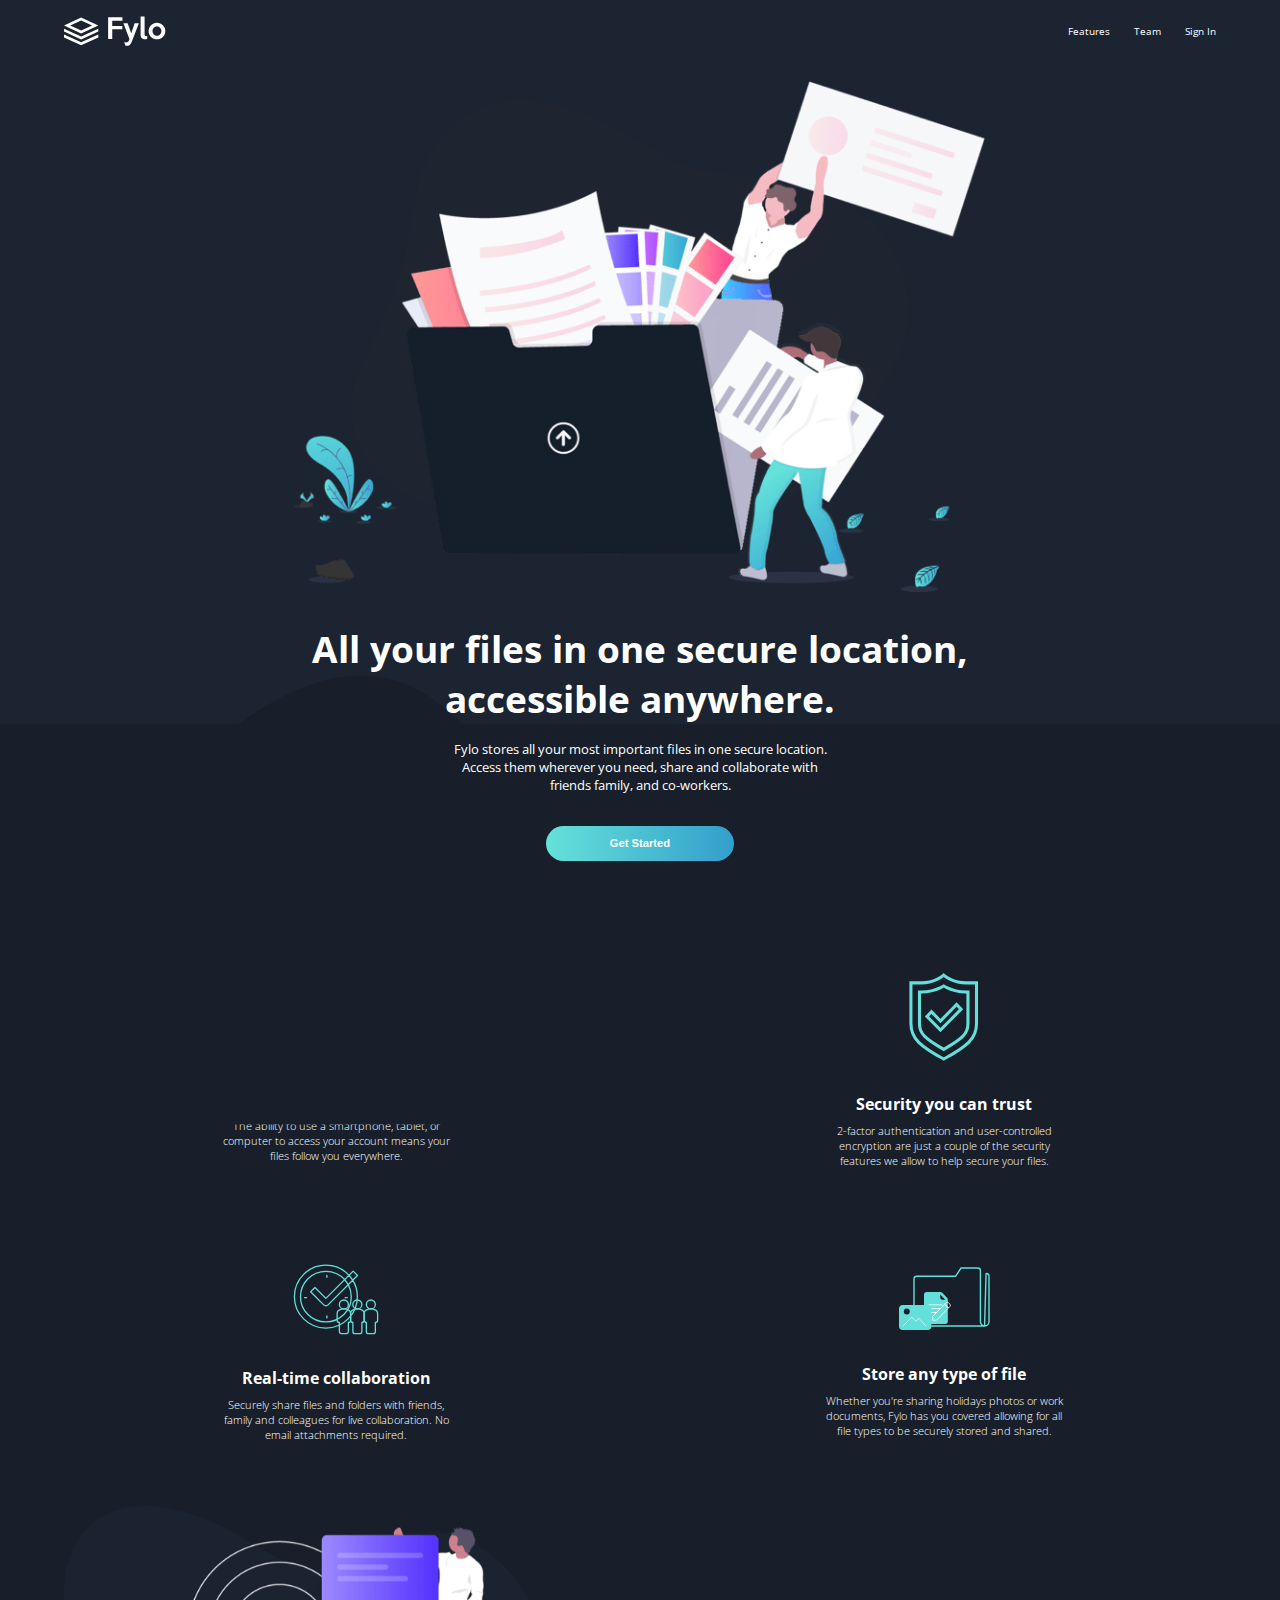
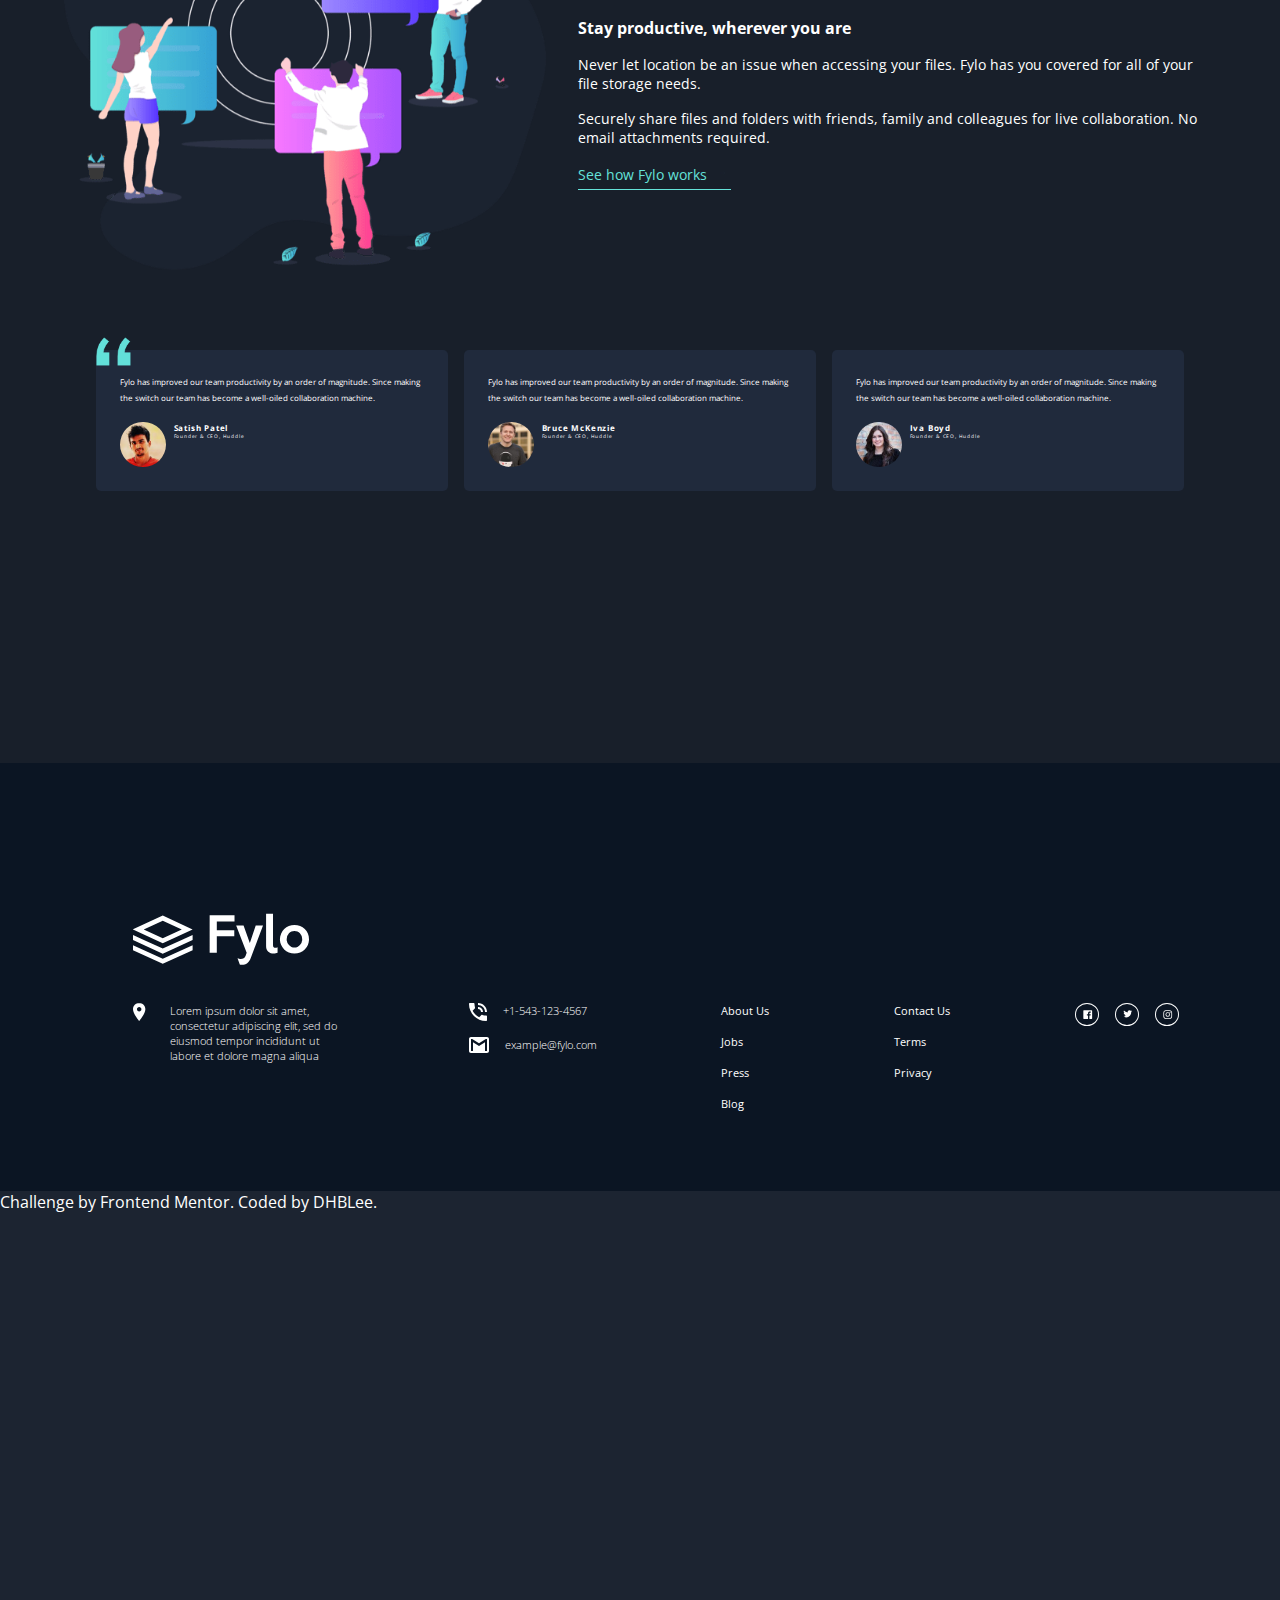
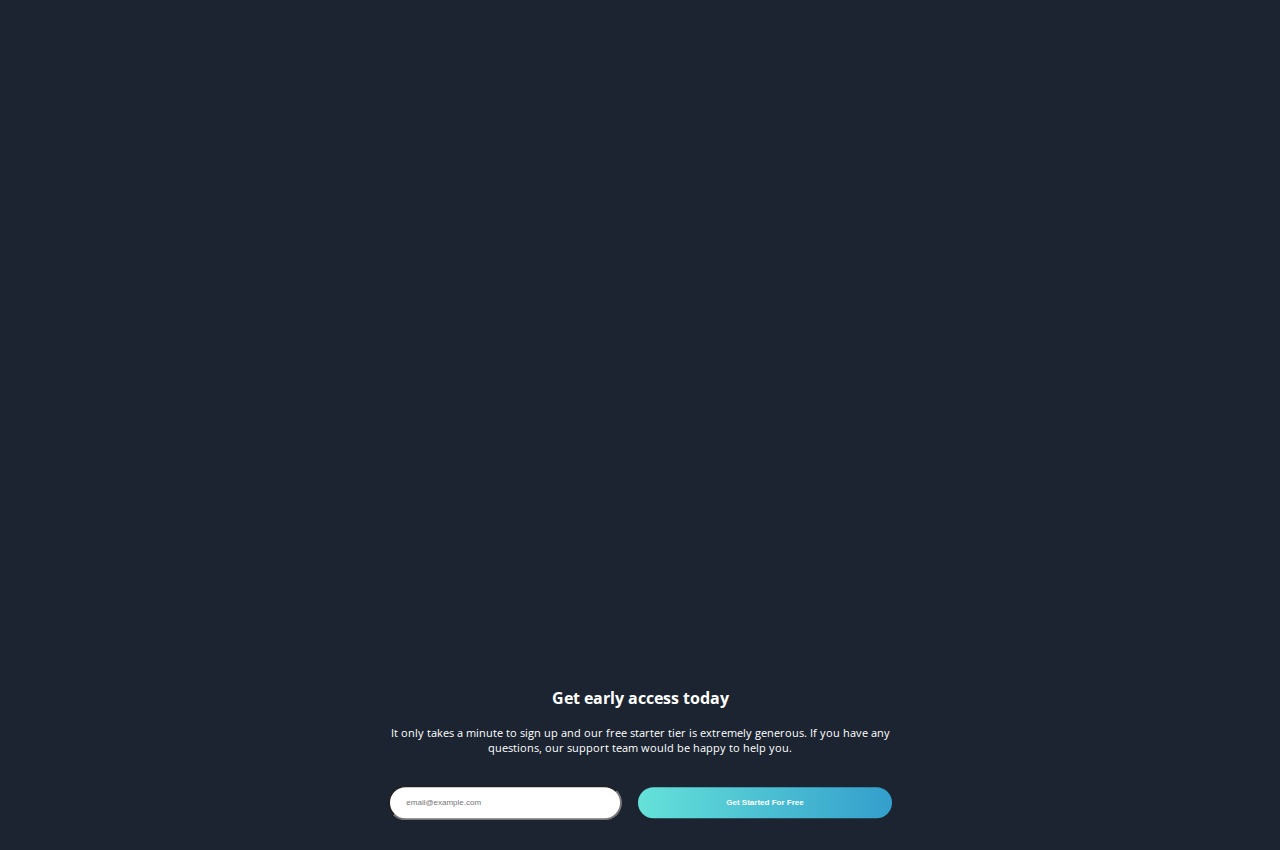
<file: fylo-dark-theme-landing-page-master/index.html>
<!DOCTYPE html>
<html lang="en">
<head>
  <meta charset="UTF-8">
  <meta name="viewport" content="width=device-width, initial-scale=1.0"> <!-- displays site properly based on user's device -->

  <link rel="icon" type="image/png" sizes="32x32" href="./images/favicon-32x32.png">
  <link rel="preconnect" href="https://fonts.googleapis.com">
  <link rel="preconnect" href="https://fonts.gstatic.com" crossorigin>
  <link href="https://fonts.googleapis.com/css2?family=Alata&family=Barlow+Condensed:ital,wght@0,100;0,200;0,300;0,400;0,500;0,600;0,700;0,800;0,900;1,100;1,200;1,300;1,400;1,500;1,600;1,700;1,800;1,900&family=Barlow:ital,wght@0,100;0,200;0,300;0,400;0,500;0,600;0,700;0,800;0,900;1,100;1,200;1,300;1,400;1,500;1,600;1,700;1,800;1,900&family=DM+Sans:ital,opsz,wght@0,9..40,100..1000;1,9..40,100..1000&family=Epilogue:ital,wght@0,100..900;1,100..900&family=Fraunces:ital,opsz,wght@0,9..144,100..900;1,9..144,100..900&family=Inter:ital,opsz,wght@0,14..32,100..900;1,14..32,100..900&family=Josefin+Sans:ital,wght@0,100..700;1,100..700&family=Open+Sans:ital,wght@0,300..800;1,300..800&family=Plus+Jakarta+Sans:ital,wght@0,200..800;1,200..800&family=Red+Hat+Text:ital,wght@0,300..700;1,300..700&display=swap" rel="stylesheet">
  <link rel="preconnect" href="https://fonts.googleapis.com">
  <link rel="preconnect" href="https://fonts.gstatic.com" crossorigin>
  <link href="https://fonts.googleapis.com/css2?family=Alata&family=Barlow+Condensed:ital,wght@0,100;0,200;0,300;0,400;0,500;0,600;0,700;0,800;0,900;1,100;1,200;1,300;1,400;1,500;1,600;1,700;1,800;1,900&family=Barlow:ital,wght@0,100;0,200;0,300;0,400;0,500;0,600;0,700;0,800;0,900;1,100;1,200;1,300;1,400;1,500;1,600;1,700;1,800;1,900&family=DM+Sans:ital,opsz,wght@0,9..40,100..1000;1,9..40,100..1000&family=Epilogue:ital,wght@0,100..900;1,100..900&family=Fraunces:ital,opsz,wght@0,9..144,100..900;1,9..144,100..900&family=Inter:ital,opsz,wght@0,14..32,100..900;1,14..32,100..900&family=Josefin+Sans:ital,wght@0,100..700;1,100..700&family=Open+Sans:ital,wght@0,300..800;1,300..800&family=Plus+Jakarta+Sans:ital,wght@0,200..800;1,200..800&family=Raleway:ital,wght@0,100..900;1,100..900&family=Red+Hat+Text:ital,wght@0,300..700;1,300..700&display=swap" rel="stylesheet">
  <link href="statics/styles.css" rel="stylesheet">
  <link href="statics/header.css" rel="stylesheet">
  <link href="statics/main.css" rel="stylesheet">
  <link href="statics/footer.css" rel="stylesheet">
  <link href="statics/utils.css" rel="stylesheet">

  <title>Frontend Mentor | Fylo landing page with dark theme and features grid</title>

</head>
<body>
  <header class="header container">
    <div class="header_main">
      <svg class="header_logo" viewbox="0 0 60 55" xmlns="http://www.w3.org/2000/svg"><g fill="#FFF" fill-rule="evenodd"><path d="M0 16.372v.128l29.754 13.764 29.859-13.811v-.035L29.754 2.608 0 16.372zm10.727.064l19.028-8.802 19.03 8.802-19.031 8.801-19.027-8.801zM29.754 35.61L0 22.052v5.014l29.754 13.59L59.613 27.02v-5.015L29.754 35.61zm0 10.17L0 32.22v5.015l29.754 13.591L59.613 37.19v-5.014L29.754 45.78zM169.216 26.22a8.564 8.564 0 0 0-2.285-5.892 7.675 7.675 0 0 0-2.473-1.768 7.259 7.259 0 0 0-3.015-.636 7.259 7.259 0 0 0-3.015.636 7.674 7.674 0 0 0-2.473 1.768 8.565 8.565 0 0 0-2.285 5.893 8.564 8.564 0 0 0 2.285 5.893 7.674 7.674 0 0 0 2.473 1.767 7.258 7.258 0 0 0 3.015.637 7.258 7.258 0 0 0 3.015-.637 7.675 7.675 0 0 0 2.473-1.767 8.563 8.563 0 0 0 2.285-5.893zm6.784 0c0 2.044-.377 3.937-1.13 5.681a13.849 13.849 0 0 1-3.11 4.526c-1.319 1.273-2.866 2.279-4.64 3.017-1.775.739-3.667 1.108-5.677 1.108s-3.894-.37-5.653-1.108a14.659 14.659 0 0 1-4.617-3.04 14.116 14.116 0 0 1-3.11-4.55c-.753-1.744-1.13-3.622-1.13-5.633 0-1.98.385-3.842 1.154-5.586a14.718 14.718 0 0 1 3.133-4.573 14.457 14.457 0 0 1 4.617-3.064c1.759-.739 3.627-1.108 5.606-1.108 2.01 0 3.902.369 5.677 1.108 1.774.738 3.321 1.744 4.64 3.017 1.32 1.272 2.356 2.789 3.11 4.549.753 1.76 1.13 3.645 1.13 5.657zm-31.422 13.483a9.087 9.087 0 0 1-1.814.613 9.217 9.217 0 0 1-2.096.236c-1.005 0-1.971-.134-2.898-.4a6.347 6.347 0 0 1-2.426-1.297c-.69-.597-1.24-1.375-1.649-2.334-.408-.958-.612-2.113-.612-3.465V.717h6.925v31.16c0 1.132.228 1.91.683 2.334.456.425.997.637 1.625.637.786 0 1.54-.236 2.262-.707v5.562zM130.02 12.55l-12.249 32.386c-.91 2.42-2.104 4.164-3.58 5.233-1.476 1.068-3.235 1.603-5.277 1.603a8.4 8.4 0 0 1-1.036-.071 7.784 7.784 0 0 1-1.083-.212l-2.262-6.317a8.974 8.974 0 0 0 1.65.59 6.61 6.61 0 0 0 1.6.211c1.069 0 2.042-.243 2.922-.73.879-.488 1.554-1.391 2.025-2.711l.943-2.734-10.506-27.248h7.396l6.266 17.536 5.889-17.536h7.302zm-28.502-4.102H83.806v8.769h17.478v5.94H83.806v16.688h-7.16V2.179h24.873v6.27z"/></g></svg>

      <ul class="header_list">
        <li><a href="#">Features</a></li>
        <li><a href="#">Team</a></li>
        <li><a href="#">Sign In</a></li>
      </ul>
    </div>
    <img id="header_img" src="./images/illustration-intro.png" alt="intro">
    <span class="first_title">All your files in one secure location, accessible anywhere.</span>
  </header>

  <div class="background">
    <svg id="mobile_img" width="375" height="141" xmlns="http://www.w3.org/2000/svg" xmlns:xlink="http://www.w3.org/1999/xlink"><defs><path id="a" d="M0 0h375v141H0z"/></defs><g fill="none" fill-rule="evenodd"><mask id="b" fill="#fff"><use xlink:href="#a"/></mask><path d="M0 128.937c22.708-1.669 44.049-15.69 64.024-42.063 29.962-39.56 23.473-54.118 73.218-40.562 49.746 13.556 45.508 4.677 77.494-26.648 31.985-31.325 52.746-24.157 72.245 13.912 19.499 38.07 55.147 47.264 88.395 61.244 22.165 9.32 22.165 1296.047 0 3860.18H0V128.937z" fill="#181F2B" mask="url(#b)"/></g></svg>
  </div>

  <main class="main container">

    <section class="main_first">
      <span class="first_subtitle">  Fylo stores all your most important files in one secure location. Access them wherever 
        you need, share and collaborate with friends family, and co-workers.</span>
      <button class="first_btn">Get Started</button>

    </section>

    <section class="main_second">

      <div>
        <svg width="83" height="78" xmlns="http://www.w3.org/2000/svg"><g fill="none" fill-rule="evenodd"><path d="M2.476 53.466h71.117v-7.983H2.476v7.983zm49.237 11.977h3.943v3.529H20.413v-3.529h3.942c.656 0 1.185-.529 1.185-1.183v-8.427h24.988v8.427c0 .654.53 1.183 1.185 1.183zM2.476 43.116h71.117V2.95H2.476v40.165zM1.29.585C.635.585.105 1.114.105 1.768V54.65c0 .655.53 1.184 1.185 1.184h21.88v7.243h-3.943c-.655 0-1.185.532-1.185 1.184v5.895c0 .652.53 1.184 1.185 1.184h37.615c.654 0 1.185-.532 1.185-1.184V64.26c0-.652-.531-1.184-1.185-1.184h-3.944v-7.243h21.88c.655 0 1.186-.53 1.186-1.184V1.77c0-.655-.531-1.184-1.185-1.184H1.29z" fill="#62E0D9"/><path d="M36.412 47.92c-.654 0-1.185.53-1.185 1.184a1.185 1.185 0 0 0 2.37 0c0-.653-.531-1.184-1.185-1.184" fill="#62E0D9"/><g transform="translate(55.377 23.07)" stroke="#62E0D9"><rect stroke-width="1.641" fill="#181F2B" x=".821" y=".821" width="25.621" height="52.795" rx="2.462"/><path stroke-width="1.458" fill="#FFF" d="M.729 6.646h25.803v1H.729zM.729 44.515h25.803v1H.729z"/><ellipse stroke-width="1.01" cx="13.038" cy="48.519" rx="1.185" ry="1.183"/></g><g><path d="M45.4 15.969h-.197l-5.235 2.07-5.927-2.07-5.531 1.874c-.198.098-.395.197-.395.493v14.89c0 .297.197.494.494.494h.197l5.235-2.071 5.927 2.07 5.531-1.873c.198-.099.395-.296.395-.493V16.462c0-.296-.197-.493-.494-.493zM39.968 30.76l-5.927-1.997V17.448l5.927 1.997v11.316z" fill="#62E0D9"/><path d="M30.485 15.969c-1.32 0-2.37.917-2.37 2.07 0 1.54 2.37 3.847 2.37 3.847s2.371-2.308 2.371-3.846c0-1.154-1.05-2.071-2.37-2.071zm0 2.958c-.51 0-.911-.361-.911-.821 0-.46.4-.822.911-.822s.912.361.912.822c0 .46-.401.821-.912.821z" fill="#FFF"/></g></g></svg>
        <span class="second_title">Access your files, anywhere</span>
        <span class="second_subtitle">  The ability to use a smartphone, tablet, or computer to access your account means your 
          files follow you everywhere.</span>
      </div>

      <div>
        <svg width="70" height="88" xmlns="http://www.w3.org/2000/svg"><g stroke="#62E0D9" stroke-width="3.064" fill="none" fill-rule="evenodd"><path d="M43.703 35.501l-12.23 12.474-8.999-9.177-4.499 4.589 13.497 13.766L52.08 36.137l-4.5-4.589z"/><path d="M56.916 9.85c-5.342 0-10.653-1.136-15.482-3.484-2.313-1.113-4.679-2.533-6.724-4.302-2.045 1.769-4.411 3.189-6.725 4.302C23.157 8.714 17.847 9.85 12.504 9.85H1.914v40.59c0 7.11 2.817 13.945 7.827 18.893 7.356 7.25 24.97 16.674 24.97 16.674s17.612-9.424 24.968-16.674c5.01-4.948 7.827-11.784 7.827-18.893V9.85h-10.59z"/><path d="M58.94 24.532v26.249c0 4.742-1.903 9.34-5.219 12.615-4.612 4.547-15.127 10.77-19.01 13-3.886-2.233-14.41-8.463-19.017-13.004-3.314-3.272-5.214-7.869-5.214-12.611V18.927h2.024c6.707 0 13.334-1.499 19.167-4.333a44.31 44.31 0 0 0 3.04-1.61c.972.565 2 1.11 3.064 1.623 5.814 2.826 12.434 4.32 19.141 4.32h2.024v5.605z"/></g></svg>
        <span class="second_title">Security you can trust</span>
        <span class="second_subtitle">  2-factor authentication and user-controlled encryption are just a couple of the security 
          features we allow to help secure your files.</span>
      </div>

      <div>
        <svg width="86" height="71" xmlns="http://www.w3.org/2000/svg"><g stroke="#62E0D9" stroke-width="1.3" fill="none" fill-rule="evenodd" stroke-linejoin="round"><path d="M33.897 11.338v2.027-2.027zm0 40.551v2.028-2.028zm20.31-18.248h-2.031 2.031zm-40.62 0h-2.032 2.031zm19.294 8.11c-.78 0-1.56-.296-2.153-.89l-13.08-13.057 4.308-4.3L32.881 34.41 60.176 7.16l4.31 4.3-29.45 29.4a3.04 3.04 0 0 1-2.155.89zm23.154-30.417C50.283 5.104 42.039 1.2 32.88 1.2 15.495 1.2 1.4 15.271 1.4 32.627s14.095 31.428 31.481 31.428c17.386 0 31.481-14.072 31.481-31.428 0-6.018-1.694-11.64-4.63-16.417l-3.697-4.876zM51.7 15.616a25.346 25.346 0 0 0-18.82-8.333c-14.022 0-25.388 11.346-25.388 25.344 0 13.999 11.366 25.345 25.388 25.345 14.022 0 25.388-11.346 25.388-25.345 0-4.329-1.087-8.402-3.002-11.966l-3.566-5.045z" stroke-linecap="round"/><path d="M55.368 40.484c0 2.48-2.015 4.49-4.498 4.49a4.494 4.494 0 0 1-4.497-4.49c0-2.48 2.015-4.49 4.497-4.49a4.494 4.494 0 0 1 4.498 4.49z"/><path d="M50.87 44.974c-1.898 0-3.612.583-4.839 1.154a3.34 3.34 0 0 0-1.907 3.033v7.037a2.248 2.248 0 0 0 2.249 2.245v8.979a2.247 2.247 0 0 0 2.249 2.245h4.497a2.247 2.247 0 0 0 2.249-2.245v-8.98a2.248 2.248 0 0 0 2.248-2.244V49.16a3.34 3.34 0 0 0-1.907-3.033c-1.226-.57-2.94-1.154-4.839-1.154z" stroke-linecap="round"/><path d="M68.86 40.484c0 2.48-2.014 4.49-4.498 4.49a4.493 4.493 0 0 1-4.497-4.49c0-2.48 2.014-4.49 4.497-4.49a4.493 4.493 0 0 1 4.497 4.49z"/><path d="M64.362 44.974c-1.898 0-3.612.583-4.839 1.154a3.34 3.34 0 0 0-1.907 3.033v7.037a2.247 2.247 0 0 0 2.249 2.245v8.979a2.248 2.248 0 0 0 2.249 2.245h4.497a2.247 2.247 0 0 0 2.248-2.245v-8.98a2.247 2.247 0 0 0 2.25-2.244V49.16a3.34 3.34 0 0 0-1.908-3.033c-1.226-.57-2.941-1.154-4.839-1.154z" stroke-linecap="round"/><path d="M82.351 40.484c0 2.48-2.013 4.49-4.497 4.49a4.493 4.493 0 0 1-4.497-4.49c0-2.48 2.013-4.49 4.497-4.49a4.493 4.493 0 0 1 4.497 4.49z"/><path d="M77.854 44.974c-1.898 0-3.612.583-4.839 1.154a3.34 3.34 0 0 0-1.907 3.033v7.037a2.247 2.247 0 0 0 2.249 2.245v8.979a2.248 2.248 0 0 0 2.248 2.245h4.498a2.247 2.247 0 0 0 2.248-2.245v-8.98a2.247 2.247 0 0 0 2.249-2.244V49.16a3.34 3.34 0 0 0-1.907-3.033c-1.226-.57-2.941-1.154-4.839-1.154z" stroke-linecap="round"/></g></svg>
        <span class="second_title">Real-time collaboration</span>
        <span class="second_subtitle">  Securely share files and folders with friends, family and colleagues for live collaboration. 
          No email attachments required.</span>
      </div>

      <div>
        <svg width="91" height="64" xmlns="http://www.w3.org/2000/svg"><g fill="none" fill-rule="evenodd"><path d="M85.588 59C88.025 59 90 57.144 90 54.853V9.236c0-1.526-1.318-2.764-2.941-2.764L85.589 59zM15 12.048v40.047C15 55.908 18.098 59 21.92 59h63.668a4.147 4.147 0 0 1-4.152-4.143V3.762A2.766 2.766 0 0 0 78.668 1h-16.61l-5.536 8.286H17.768A2.766 2.766 0 0 0 15 12.048z" stroke="#62E0D9" stroke-width="1.405" stroke-linecap="round" stroke-linejoin="round"/><path d="M41.28 27.561v3.201c0 1.061.841 1.92 1.88 1.92h3.13m2.505 0v-.219c0-.679-.264-1.33-.734-1.811l-4.794-4.902a2.48 2.48 0 0 0-1.772-.75h-13.99C26.12 25 25 26.147 25 27.561v26.89c0 1.414 1.121 2.56 2.505 2.56H46.29c1.383 0 2.505-1.146 2.505-2.56v-8.963" fill="#62E0D9"/><path d="M33.766 49.33v3.84h3.757l11.898-12.164-3.757-3.841-11.898 12.164zm15.655-8.324l1.328-1.358a1.951 1.951 0 0 0 0-2.717l-1.1-1.124a1.85 1.85 0 0 0-2.657 0l-1.328 1.358 3.757 3.841z" stroke="#FFF" stroke-width=".803" stroke-linejoin="round"/><path d="M30.01 37.805h12.523m-12.524 3.841h11.272m-11.272 3.842h7.514" stroke="#FFF" stroke-width=".803" stroke-linecap="round" stroke-linejoin="round"/><g><path d="M32.367 59.432c0 1.972-1.61 3.572-3.596 3.572H3.596c-1.985 0-3.596-1.6-3.596-3.572v-17.86C0 39.6 1.61 38 3.596 38h25.175c1.985 0 3.596 1.6 3.596 3.572v17.86zM10.789 44.55a2.987 2.987 0 0 1-2.997 2.976 2.987 2.987 0 0 1-2.997-2.976 2.987 2.987 0 0 1 2.997-2.977 2.987 2.987 0 0 1 2.997 2.977z" fill="#62E0D9"/><path stroke="#FFF" stroke-width=".65" stroke-linecap="round" stroke-linejoin="round" d="M26.786 58.656L19.737 51.2 16.8 54.307l-4.112-4.349-8.224 8.698"/></g></g></svg>
        <span class="second_title">Store any type of file</span>
        <span class="second_subtitle">  Whether you're sharing holidays photos or work documents, Fylo has you covered allowing for all 
          file types to be securely stored and shared.</span>
      </div>

    </section>

    <section class="main_third">

      <div>
        <img class="third_img" src="./images/illustration-stay-productive.png" alt="productive">
      </div>
      <div class="third_desc">
        <span class="third_title">Stay productive, wherever you are</span>
        <span class="third_subtitle">  Never let location be an issue when accessing your files. Fylo has you covered for all of your file 
          storage needs.</span>
        <span class="third_subtitle">  Securely share files and folders with friends, family and colleagues for live collaboration. No email 
          attachments required.</span>
        <a class="third_link">
          <div class="wrapper">
            See how Fylo works  
            <svg width="16" height="16" xmlns="http://www.w3.org/2000/svg" xmlns:xlink="http://www.w3.org/1999/xlink"><defs><circle id="b" cx="6" cy="6" r="6"/><filter x="-25%" y="-25%" width="150%" height="150%" filterUnits="objectBoundingBox" id="a"><feOffset in="SourceAlpha" result="shadowOffsetOuter1"/><feGaussianBlur stdDeviation="1" in="shadowOffsetOuter1" result="shadowBlurOuter1"/><feColorMatrix values="0 0 0 0 0.384313725 0 0 0 0 0.878431373 0 0 0 0 0.850980392 0 0 0 0.811141304 0" in="shadowBlurOuter1"/></filter></defs><g fill="var(--clr-cyan)" fill-rule="evenodd"><g transform="translate(2 2)"><use fill="#000" filter="url(#a)" xlink:href="#b"/><use fill="#62E0D9" xlink:href="#b"/></g><path d="M8.582 6l-.363.35 1.452 1.4H5.333v.5h4.338L8.22 9.65l.363.35 2.074-2z" fill="#1B2330"/></g></svg>
          </div>
        </a>
      </div>
  

    </section>

    <section class="main_fourth">
      <img class="qoute_img" src="./images/bg-quotes.png" alt="quotes">
      <div class="fourth_container">
        <span class="fourth_desc">  Fylo has improved our team productivity by an order of magnitude. Since making the switch our team has 
          become a well-oiled collaboration machine.</span>
        <div class="people">
          <img class="person_img" src="./images/profile-1.jpg" alt="profile_1">
          <div class="fourth_title">
            <span class="fourth_name">Satish Patel</span>
            <span class="fourth_job">Founder & CEO, Huddle</span>
          </div>
        </div>
      </div>

      <div class="fourth_container">
        <span class="fourth_desc">  Fylo has improved our team productivity by an order of magnitude. Since making the switch our team has 
          become a well-oiled collaboration machine.</span>
        <div class="people">
          <img class="person_img" src="./images/profile-2.jpg" alt="profile2">
          <div class="fourth_title">
            <span class="fourth_name">Bruce McKenzie</span>
            <span class="fourth_job">Founder & CEO, Huddle</span>
          </div>
        </div>
      </div>

      <div class="fourth_container">
        <span class="fourth_desc">  Fylo has improved our team productivity by an order of magnitude. Since making the switch our team has 
          become a well-oiled collaboration machine.</span>
        <div class="people">
          <img class="person_img" src="./images/profile-3.jpg" alt="profile3">
          <div class="fourth_title">
            <span class="fourth_name">Iva Boyd</span>
            <span class="fourth_job">Founder & CEO, Huddle</span>
          </div>
        </div>
      </div>

    </section>

  </main>

  <div class="access">
    <span class="access_title">Get early access today</span>
    <span class="access_subtitle">It only takes a minute to sign up and our free starter tier is extremely generous. If you have any questions, our support team would be happy to help you.</span>
    <div class="button">
      <form>
        <input type="email" id="email" name="email" placeholder="email@example.com">
        <span id="error" style="display: none; color: var(--clr-red)">Please enter a valid email address</span>
      </form>
      <button class="access_btn"><span>Get Started For Free<span></span></button> 
    </div>
  </div>

  <footer class="footer container">

    <div class="footer_first">
      <svg id="footer_svg" width="176" height="52" xmlns="http://www.w3.org/2000/svg"><g fill="#FFF" fill-rule="evenodd"><path d="M0 16.372v.128l29.754 13.764 29.859-13.811v-.035L29.754 2.608 0 16.372zm10.727.064l19.028-8.802 19.03 8.802-19.031 8.801-19.027-8.801zM29.754 35.61L0 22.052v5.014l29.754 13.59L59.613 27.02v-5.015L29.754 35.61zm0 10.17L0 32.22v5.015l29.754 13.591L59.613 37.19v-5.014L29.754 45.78zM169.216 26.22a8.564 8.564 0 0 0-2.285-5.892 7.675 7.675 0 0 0-2.473-1.768 7.259 7.259 0 0 0-3.015-.636 7.259 7.259 0 0 0-3.015.636 7.674 7.674 0 0 0-2.473 1.768 8.565 8.565 0 0 0-2.285 5.893 8.564 8.564 0 0 0 2.285 5.893 7.674 7.674 0 0 0 2.473 1.767 7.258 7.258 0 0 0 3.015.637 7.258 7.258 0 0 0 3.015-.637 7.675 7.675 0 0 0 2.473-1.767 8.563 8.563 0 0 0 2.285-5.893zm6.784 0c0 2.044-.377 3.937-1.13 5.681a13.849 13.849 0 0 1-3.11 4.526c-1.319 1.273-2.866 2.279-4.64 3.017-1.775.739-3.667 1.108-5.677 1.108s-3.894-.37-5.653-1.108a14.659 14.659 0 0 1-4.617-3.04 14.116 14.116 0 0 1-3.11-4.55c-.753-1.744-1.13-3.622-1.13-5.633 0-1.98.385-3.842 1.154-5.586a14.718 14.718 0 0 1 3.133-4.573 14.457 14.457 0 0 1 4.617-3.064c1.759-.739 3.627-1.108 5.606-1.108 2.01 0 3.902.369 5.677 1.108 1.774.738 3.321 1.744 4.64 3.017 1.32 1.272 2.356 2.789 3.11 4.549.753 1.76 1.13 3.645 1.13 5.657zm-31.422 13.483a9.087 9.087 0 0 1-1.814.613 9.217 9.217 0 0 1-2.096.236c-1.005 0-1.971-.134-2.898-.4a6.347 6.347 0 0 1-2.426-1.297c-.69-.597-1.24-1.375-1.649-2.334-.408-.958-.612-2.113-.612-3.465V.717h6.925v31.16c0 1.132.228 1.91.683 2.334.456.425.997.637 1.625.637.786 0 1.54-.236 2.262-.707v5.562zM130.02 12.55l-12.249 32.386c-.91 2.42-2.104 4.164-3.58 5.233-1.476 1.068-3.235 1.603-5.277 1.603a8.4 8.4 0 0 1-1.036-.071 7.784 7.784 0 0 1-1.083-.212l-2.262-6.317a8.974 8.974 0 0 0 1.65.59 6.61 6.61 0 0 0 1.6.211c1.069 0 2.042-.243 2.922-.73.879-.488 1.554-1.391 2.025-2.711l.943-2.734-10.506-27.248h7.396l6.266 17.536 5.889-17.536h7.302zm-28.502-4.102H83.806v8.769h17.478v5.94H83.806v16.688h-7.16V2.179h24.873v6.27z"/></g></svg>
      <div>
        <svg width="13" height="18" xmlns="http://www.w3.org/2000/svg"><path d="M6.188 0C2.74 0 0 2.79 0 6.3 0 10.98 6.188 18 6.188 18s6.187-7.02 6.187-11.7c0-3.51-2.74-6.3-6.188-6.3zm0 8.55c-1.238 0-2.21-.99-2.21-2.25s.972-2.25 2.21-2.25c1.237 0 2.21.99 2.21 2.25s-.973 2.25-2.21 2.25z" fill="#FFF" fill-rule="evenodd"/></svg>
        <span class="footer_first_title">  Lorem ipsum dolor sit amet, consectetur adipiscing elit, sed do eiusmod tempor incididunt ut labore et 
          dolore magna aliqua</span>
      </div>
    </div>

    <div class="footer_second">
        <div>
          <svg width="18" height="18" xmlns="http://www.w3.org/2000/svg"><path d="M17 12.5c-1.2 0-2.4-.2-3.6-.6-.3-.1-.7 0-1 .2l-2.2 2.2c-2.8-1.4-5.1-3.8-6.6-6.6l2.2-2.2c.3-.3.4-.7.2-1-.3-1.1-.5-2.3-.5-3.5 0-.6-.4-1-1-1H1C.4 0 0 .4 0 1c0 9.4 7.6 17 17 17 .6 0 1-.4 1-1v-3.5c0-.6-.4-1-1-1zM16 9h2c0-5-4-9-9-9v2c3.9 0 7 3.1 7 7zm-4 0h2c0-2.8-2.2-5-5-5v2c1.7 0 3 1.3 3 3z" fill="#FFF" fill-rule="evenodd"/></svg>
          <span class="footer_second_title">+1-543-123-4567</span>
        </div>

        <div>
          <svg width="20" height="16" xmlns="http://www.w3.org/2000/svg"><g fill="none" fill-rule="evenodd"><path d="M-2-4h24v24H-2z"/><path d="M18 0H2C.9 0 0 .9 0 2v12c0 1.1.9 2 2 2h16c1.1 0 2-.9 2-2V2c0-1.1-.9-2-2-2zm0 14h-2V5.2L10 9 4 5.2V14H2V2h1.2L10 6.2 16.8 2H18v12z" fill="#FFF"/></g></svg>
          <span class="footer_second_title">example@fylo.com</span>
        </div>
    </div>

    <div class="footer_third">
      <ul class="footer_list">
        <li><a href="#">About Us</a></li>
        <li><a href="#">Jobs</a></li>
        <li><a href="#">Press</a></li>
        <li><a href="#">Blog</a></li>
      </ul>
    </div>

    <div class="footer_fourth">
      <ul class="footer_list">
        <li><a href="#">Contact Us</a></li>
        <li><a href="#">Terms</a></li>
        <li><a href="#">Privacy</a></li>
      </ul>
    </div>

    <div class="footer_fifth">
      <ul class="footer_socials">
        <li><a href="#">
          <svg viewbox="-20 5 60 35" xmlns="http://www.w3.org/2000/svg"><path d="M22.675 0H1.325C.593 0 0 .593 0 1.325v21.351C0 23.407.593 24 1.325 24H12.82v-9.294H9.692v-3.622h3.128V8.413c0-3.1 1.893-4.788 4.659-4.788 1.325 0 2.463.099 2.795.143v3.24l-1.918.001c-1.504 0-1.795.715-1.795 1.763v2.313h3.587l-.467 3.622h-3.12V24h6.116c.73 0 1.323-.593 1.323-1.325V1.325C24 .593 23.407 0 22.675 0z" fill="var(--clr-white)" fill-rule="nonzero"/></svg>
        </a></li>
        <li><a href="#">
          <svg viewbox="-20 5 60 35" xmlns="http://www.w3.org/2000/svg"><path d="M24 2.557a9.83 9.83 0 01-2.828.775A4.932 4.932 0 0023.337.608a9.864 9.864 0 01-3.127 1.195A4.916 4.916 0 0016.616.248c-3.179 0-5.515 2.966-4.797 6.045A13.978 13.978 0 011.671 1.149a4.93 4.93 0 001.523 6.574 4.903 4.903 0 01-2.229-.616c-.054 2.281 1.581 4.415 3.949 4.89a4.935 4.935 0 01-2.224.084 4.928 4.928 0 004.6 3.419A9.9 9.9 0 010 17.54a13.94 13.94 0 007.548 2.212c9.142 0 14.307-7.721 13.995-14.646A10.025 10.025 0 0024 2.557z" fill="#FFF" fill-rule="nonzero"/></svg>
        </a></li>
        <li><a href="#">
          <svg viewbox="-20 5 60 35" xmlns="http://www.w3.org/2000/svg"><path d="M12 2.163c3.204 0 3.584.012 4.85.07 3.252.148 4.771 1.691 4.919 4.919.058 1.265.069 1.645.069 4.849 0 3.205-.012 3.584-.069 4.849-.149 3.225-1.664 4.771-4.919 4.919-1.266.058-1.644.07-4.85.07-3.204 0-3.584-.012-4.849-.07-3.26-.149-4.771-1.699-4.919-4.92-.058-1.265-.07-1.644-.07-4.849 0-3.204.013-3.583.07-4.849.149-3.227 1.664-4.771 4.919-4.919 1.266-.057 1.645-.069 4.849-.069zM12 0C8.741 0 8.333.014 7.053.072 2.695.272.273 2.69.073 7.052.014 8.333 0 8.741 0 12c0 3.259.014 3.668.072 4.948.2 4.358 2.618 6.78 6.98 6.98C8.333 23.986 8.741 24 12 24c3.259 0 3.668-.014 4.948-.072 4.354-.2 6.782-2.618 6.979-6.98.059-1.28.073-1.689.073-4.948 0-3.259-.014-3.667-.072-4.947-.196-4.354-2.617-6.78-6.979-6.98C15.668.014 15.259 0 12 0zm0 5.838a6.162 6.162 0 100 12.324 6.162 6.162 0 000-12.324zM12 16a4 4 0 110-8 4 4 0 010 8zm6.406-11.845a1.44 1.44 0 100 2.881 1.44 1.44 0 000-2.881z" fill="#FFF" fill-rule="nonzero"/></svg>
        </a></li>
      </ul>
    </div>

  </footer>

  <footer>
    <p class="attribution">
      Challenge by <a href="https://www.frontendmentor.io?ref=challenge" target="_blank">Frontend Mentor</a>. 
      Coded by <a href="#">DHBLee</a>.
    </p>
  </footer>

  <script>
    // Define the SVG content for mobile and desktop

      const mobileSvgContent = ` 
        <svg width="375" height="141" xmlns="http://www.w3.org/2000/svg" xmlns:xlink="http://www.w3.org/1999/xlink"><defs><path id="a" d="M0 0h375v141H0z"/></defs><g fill="none" fill-rule="evenodd"><mask id="b" fill="#fff"><use xlink:href="#a"/></mask><path d="M0 128.937c22.708-1.669 44.049-15.69 64.024-42.063 29.962-39.56 23.473-54.118 73.218-40.562 49.746 13.556 45.508 4.677 77.494-26.648 31.985-31.325 52.746-24.157 72.245 13.912 19.499 38.07 55.147 47.264 88.395 61.244 22.165 9.32 22.165 1296.047 0 3860.18H0V128.937z" fill="#181F2B" mask="url(#b)"/></g></svg>
      `
      const desktopSvgContent = `
          <svg width="1440" height="449" xmlns="http://www.w3.org/2000/svg" xmlns:xlink="http://www.w3.org/1999/xlink"><defs><path id="a" d="M0 0h1454v449H0z"/></defs><g transform="translate(-14)" fill="none" fill-rule="evenodd"><mask id="b" fill="#fff"><use xlink:href="#a"/></mask><path d="M14 413.954c90.836-5.359 176.206-50.375 256.111-135.046C389.968 151.9 364.01 105.164 563.005 148.686 762 192.207 745.05 163.699 873 63.13c127.95-100.57 211-77.554 289 44.667 78 122.222 151 162.895 284 207.778 88.667 29.921 92.03 848.285 10.091 2455.09H14V413.956z" fill="#181F2B" mask="url(#b)"/></g></svg>`;

      // Function to update SVG content
      function updateSvgContent() {
        console.log("yehey")
          const backgroundDiv = document.querySelector(".background");

          if (window.matchMedia("(min-width: 768px)").matches) {
              // Set mobile SVG content
              backgroundDiv.innerHTML = desktopSvgContent;
          } else {
              backgroundDiv.innerHTML = mobileSvgContent;
          };
      }

      // Initial call to set SVG based on current screen size
      updateSvgContent();

      // Update SVG on resize
      window.addEventListener("resize", updateSvgContent);


      document.querySelector('.access_btn').addEventListener('click', function(event) {
        event.preventDefault();

        const emailInput = document.querySelector('#email');
        const emailValue = emailInput.value;

        const emailPattern = /^[^\s@]+@[^\s@]+\.[^\s@]+$/;

        if (emailPattern.test(emailValue)) {
          document.querySelector('#error').style.display = 'none';
        } else {
          document.querySelector('#error').style.display = 'block';
          emailInput.focus();
        }
      })
  </script>
</body>
</html>
</file>
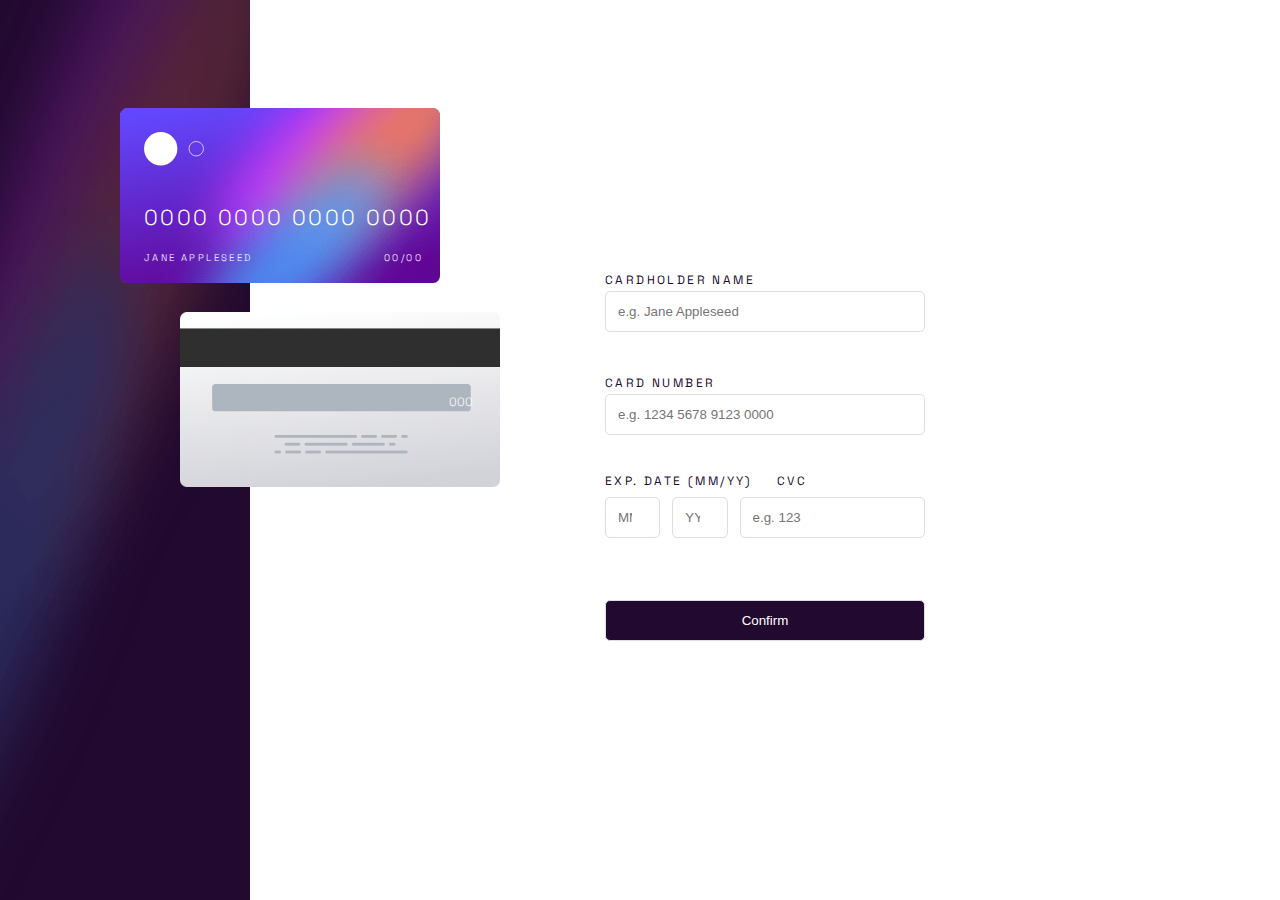
<file: interactive-card-details-form-main/index.html>
<!DOCTYPE html>
<html lang="en">
<head>
  <meta charset="UTF-8">
  <meta name="viewport" content="width=device-width, initial-scale=1.0"> <!-- displays site properly based on user's device -->

  <link rel="icon" type="image/png" sizes="32x32" href="./images/favicon-32x32.png">
  <link rel="preconnect" href="https://fonts.googleapis.com">
  <link rel="preconnect" href="https://fonts.gstatic.com" crossorigin>
  <link rel="preconnect" href="https://fonts.googleapis.com">
  <link rel="preconnect" href="https://fonts.gstatic.com" crossorigin>
  <link href="https://fonts.googleapis.com/css2?family=Alata&family=Barlow+Condensed:ital,wght@0,100;0,200;0,300;0,400;0,500;0,600;0,700;0,800;0,900;1,100;1,200;1,300;1,400;1,500;1,600;1,700;1,800;1,900&family=Barlow:ital,wght@0,100;0,200;0,300;0,400;0,500;0,600;0,700;0,800;0,900;1,100;1,200;1,300;1,400;1,500;1,600;1,700;1,800;1,900&family=DM+Sans:ital,opsz,wght@0,9..40,100..1000;1,9..40,100..1000&family=Epilogue:ital,wght@0,100..900;1,100..900&family=Fraunces:ital,opsz,wght@0,9..144,100..900;1,9..144,100..900&family=Inter:ital,opsz,wght@0,14..32,100..900;1,14..32,100..900&family=Josefin+Sans:ital,wght@0,100..700;1,100..700&family=Open+Sans:ital,wght@0,300..800;1,300..800&family=Plus+Jakarta+Sans:ital,wght@0,200..800;1,200..800&family=Raleway:ital,wght@0,100..900;1,100..900&family=Red+Hat+Text:ital,wght@0,300..700;1,300..700&family=Space+Grotesk:wght@300..700&display=swap" rel="stylesheet">

  <link href="statics/styles.css" rel="stylesheet">
  <link href="statics/main.css" rel="stylesheet">

  <title>Frontend Mentor | Interactive card details form</title>


</head>
<body>
  <main class="main">

    <section class="card">
      <img 
      id="card_img" 
      srcset="./images/bg-main-mobile.png 320w, ./images/bg-main-desktop.png 768w" 
      src="./images/bg-main-mobile.png" 
      alt="bg">
      <div class="card_front">
        <img id="front_img" src="./images/bg-card-front.png" alt="front">
        <svg  class="front_logo" viewbox="0 0 450 55" fill="none" xmlns="http://www.w3.org/2000/svg"><ellipse cx="23.478" cy="23.5" rx="23.478" ry="23.5" fill="#fff"/><path d="M83.5 23.5c0 5.565-4.507 10.075-10.065 10.075-5.559 0-10.065-4.51-10.065-10.075 0-5.565 4.506-10.075 10.065-10.075 5.558 0 10.065 4.51 10.065 10.075Z" stroke="#fff"/></svg>
        <span class="front_num">0000 0000 0000 0000</span>
        <span class="front_name">Jane Appleseed</span>
        <span class="front_date">00/00</span>
      </div>

      <div class="card_back">
        <img id="back_img" src="./images/bg-card-back.png" alt="back">
        <span class="back_cvc">000</span>
      </div>

    </section>

    <section class="details">
      <form class="form_details" id="card_form">
        <label for="name">CARDHOLDER NAME</label><br>
        <input type="text" id="name" name="name" placeholder="e.g. Jane Appleseed"><br>
        <span class="error_name error"></span><br>
        <label for="number">CARD NUMBER</label><br>
        <input type="text" id="number" name="number" placeholder="e.g. 1234 5678 9123 0000"><br>
        <span class="error_num error"></span><br>
        <div class="form_flex">
          <label for="date">EXP. DATE (MM/YY)</label><br>
          <label for="cvc">CVC</label>
        </div>
        <div class="form_flex">
          <input type="number" id="month" name="month" placeholder="MM">
          <input type="number" id="year" name="year" placeholder="YY">
          <input type="number" id="cvc" name="cvc" placeholder="e.g. 123">
        </div>
        <div style="display: flex;">
          <span class="error_date error"></span><br>
          <span class="error_cvc error"></span><br>
        </div>
        <br>
        <input type="submit" id="submit" name="submit" value="Confirm">
      </form>

      <div class="complete">
        <svg width="80" height="80" fill="none" xmlns="http://www.w3.org/2000/svg"><circle cx="40" cy="40" r="40" fill="url(#a)"/><path d="M28 39.92 36.08 48l16-16" stroke="#fff" stroke-width="3"/><defs><linearGradient id="a" x1="-23.014" y1="11.507" x2="0" y2="91.507" gradientUnits="userSpaceOnUse"><stop stop-color="#6348FE"/><stop offset="1" stop-color="#610595"/></linearGradient></defs></svg>
        <span class="complete_title">THANK YOU!</span>
        <span class="complete_subtitle">We've added your card details</span>
        <button class="complete_btn">Continue</button>
      </div>
    </section>

  </main>



  
  <!-- <div class="attribution">
    Challenge by <a href="https://www.frontendmentor.io?ref=challenge" target="_blank">Frontend Mentor</a>. 
    Coded by <a href="#">Your Name Here</a>.
  </div> -->

  <script>
    document.getElementById('card_form').addEventListener('submit', function(event) {
      event.preventDefault();

      let notValid = false;
      //Validation for name
      const name = document.getElementById('name').value;
      const nameTrim = name.trim();
      const nameRegex = /^[a-zA-Z\s]+$/;

      //Validation for card number
      const cardNumber = document.getElementById('number').value;
      const cardNumberTrim = cardNumber.replace(/\s+/g, '');
      const cardNumberRegex = /^\d{16}$/;

      //Validation for Expiration Date
      const month = document.getElementById('month').value;
      const year = document.getElementById('year').value;
      const currentYear = new Date().getFullYear().toString().slice(-2);
      const currentMonth = new Date().getMonth() + 1;

      //Validation for CVC Number
      const cvc = document.getElementById('cvc').value;
      const cvcRegex = /^\d{3}$/;

      //Validation
      if (!name || !nameRegex.test(nameTrim)) {
        document.querySelector('.error_name').innerHTML = `Please enter a valid cardholder name`;
        document.getElementById('name').style.borderColor = 'red';

        notValid = true;
      } 
      if (!cardNumber || !cardNumberRegex.test(cardNumberTrim)) {
        document.querySelector('.error_num').innerHTML = `Wrong format, numbers only`;
        document.getElementById('number').style.borderColor = 'red';
       
        notValid = true;
      }
      if (!month || month < 1 || month > 12) {  // Check if month is invalid
      document.querySelector('.error_date').innerHTML = "Invalid month.";
      document.getElementById('month').style.borderColor = 'red';  // Change border color for month// Reset border color for year
      notValid = true;
      } else if (!year || year < currentYear || (year == currentYear && month < currentMonth)) {  // Check if year is invalid
      document.querySelector('.error_date').innerHTML = "Invalid year.";
      document.getElementById('year').style.borderColor = 'red';  // Change border color for year
      notValid = true;
      }
      if (!cvc || !cvcRegex.test(cvc)) {
        document.querySelector('.error_cvc').innerHTML = `Can't be blank`;
        document.getElementById('cvc').style.borderColor = 'red';
       
        notValid = true
      }
      if (!notValid) {
        
        document.querySelector('.form_details').style.display = 'none';
        document.querySelector('.complete').style.display = 'flex';
        document.querySelector('.front_num').innerHTML = cardNumber;
        document.querySelector('.front_name').innerHTML = name;
        document.querySelector('.front_date').innerHTML = `${month}/${year}`;
        document.querySelector('.back_cvc').innerHTML = cvc;
        this.submit();
      }

    })

    document.querySelector('.complete_btn').addEventListener('click', () => {
      location.reload();
    })
  </script>
</body>
</html>
</file>
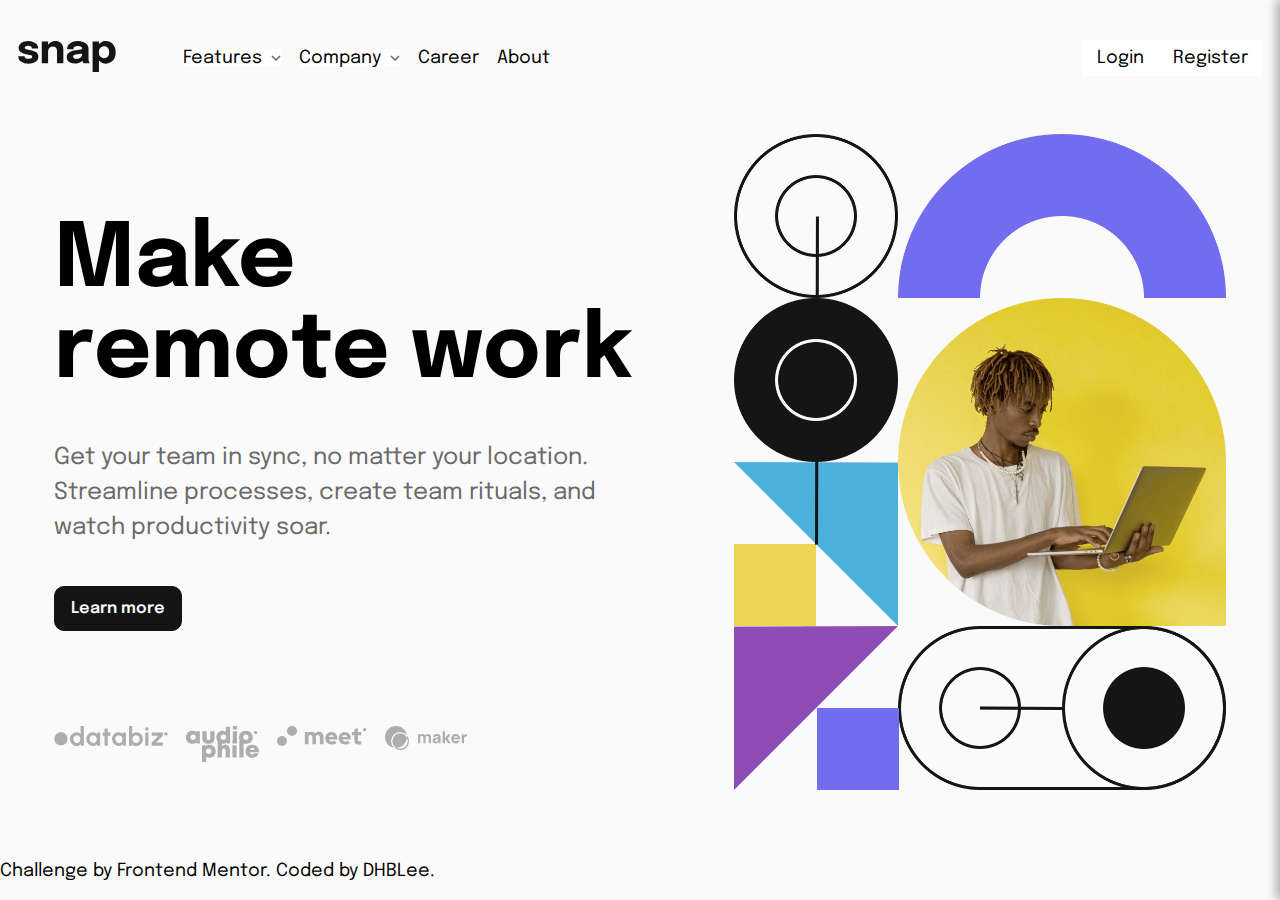
<file: intro-section-with-dropdown-navigation-main/index.html>
<!DOCTYPE html>
<html lang="en">
<head>
  <meta charset="UTF-8">
  <meta name="viewport" content="width=device-width, initial-scale=1.0"> <!-- displays site properly based on user's device -->

  <link rel="icon" type="image/png" sizes="32x32" href="./images/favicon-32x32.png">
  <link rel="preconnect" href="https://fonts.googleapis.com">
  <link rel="preconnect" href="https://fonts.gstatic.com" crossorigin>
  <link href="https://fonts.googleapis.com/css2?family=DM+Sans:ital,opsz,wght@0,9..40,100..1000;1,9..40,100..1000&family=Epilogue:ital,wght@0,100..900;1,100..900&family=Inter:ital,opsz,wght@0,14..32,100..900;1,14..32,100..900&family=Plus+Jakarta+Sans:ital,wght@0,200..800;1,200..800&family=Red+Hat+Text:ital,wght@0,300..700;1,300..700&display=swap" rel="stylesheet">
  <link href="statics/styles.css" rel="stylesheet">
  <link href="statics/header.css" rel="stylesheet">
  <link href="statics/mobile_nav.css" rel="stylesheet">
  <link href="statics/main.css" rel="stylesheet">
  <link href="statics/utils.css" rel="stylesheet">

  
  <title>Frontend Mentor | Intro section with dropdown navigation</title>

  <!-- Feel free to remove these styles or customise in your own stylesheet 👍 -->

</head>
<body>

  <header class="header container">
     <svg class="header_logo" viewBox="0 0 64 64" xmlns="http://www.w3.org/2000/svg"><path d="M8.852 19.42c-1.108 0-2.175-.128-3.202-.385a9.648 9.648 0 0 1-2.756-1.137c-.811-.502-1.453-1.13-1.925-1.882-.473-.752-.709-1.63-.709-2.633v-.316h5.39v.246c0 .676.3 1.172.901 1.487.601.315 1.415.472 2.441.472a7.08 7.08 0 0 0 1.55-.166c.495-.11.903-.291 1.224-.542.321-.251.482-.569.482-.954 0-.618-.342-1.056-1.024-1.313-.683-.256-1.777-.513-3.282-.77a21.716 21.716 0 0 1-2.59-.595A10.937 10.937 0 0 1 2.938 9.91 5.28 5.28 0 0 1 1.17 8.28C.727 7.622.505 6.82.505 5.875c0-1.26.382-2.322 1.146-3.185.764-.863 1.782-1.517 3.054-1.96C5.977.287 7.377.065 8.905.065c1.458 0 2.818.242 4.078.726 1.26.484 2.28 1.179 3.062 2.083.782.904 1.172 1.992 1.172 3.264v.245H11.88v-.21c0-.467-.149-.846-.446-1.138a2.804 2.804 0 0 0-1.129-.656 4.616 4.616 0 0 0-1.418-.219c-.443 0-.9.05-1.373.149-.473.099-.872.262-1.199.49-.327.227-.49.545-.49.954 0 .396.175.72.525.97.35.252.84.456 1.47.613.63.158 1.36.306 2.188.447.781.128 1.607.306 2.476.533.869.228 1.686.549 2.45.963a5.34 5.34 0 0 1 1.855 1.627c.472.671.709 1.52.709 2.546 0 1.062-.245 1.972-.735 2.73a5.607 5.607 0 0 1-1.987 1.847 10.04 10.04 0 0 1-2.782 1.05c-1.021.227-2.068.341-3.142.341ZM33.48 19V8.92c0-.77-.1-1.473-.298-2.109a2.965 2.965 0 0 0-1.067-1.531c-.513-.385-1.254-.577-2.223-.577-.84 0-1.566.192-2.178.577a3.754 3.754 0 0 0-1.41 1.61c-.326.688-.49 1.482-.49 2.38L24.31 8.185c0-1.61.35-3.022 1.05-4.235a7.627 7.627 0 0 1 2.844-2.853C29.398.41 30.726.066 32.183.066c1.53 0 2.786.306 3.772.919.986.612 1.721 1.464 2.205 2.555.484 1.09.726 2.365.726 3.824V19H33.48Zm-13.09 0V.415h5.425V19h-5.425Zm28.389.385c-1.354 0-2.558-.216-3.614-.648-1.056-.431-1.881-1.055-2.476-1.872-.595-.817-.893-1.808-.893-2.975 0-1.318.362-2.392 1.085-3.22.724-.828 1.683-1.461 2.879-1.899a15.898 15.898 0 0 1 3.894-.866c2.041-.198 3.45-.38 4.226-.542.776-.164 1.164-.45 1.164-.858V6.47c0-.688-.33-1.23-.989-1.627-.66-.397-1.578-.595-2.756-.595-1.249 0-2.202.224-2.861.673-.66.45-.99 1.135-.99 2.056H42.11c0-1.493.406-2.753 1.217-3.78.81-1.026 1.91-1.805 3.298-2.336 1.389-.53 2.958-.796 4.708-.796 1.633 0 3.144.248 4.532.744 1.389.496 2.506 1.24 3.352 2.231.845.992 1.268 2.252 1.268 3.78v8.032c0 .479.015.937.044 1.374.03.438.096.837.201 1.199.117.408.263.747.438 1.015.175.268.32.455.437.56h-5.337a3.723 3.723 0 0 1-.376-.508 3.962 3.962 0 0 1-.43-.892 7.195 7.195 0 0 1-.305-1.234 9.674 9.674 0 0 1-.097-1.461l1.12.77c-.326.77-.854 1.432-1.583 1.986-.73.554-1.593.98-2.59 1.278-.998.297-2.074.446-3.23.446Zm1.452-4.06a6.14 6.14 0 0 0 2.389-.464A4.104 4.104 0 0 0 54.43 13.4c.467-.665.7-1.534.7-2.608V8.92l1.348 1.313c-.77.28-1.66.51-2.669.69-1.01.182-2.015.324-3.019.43-1.19.116-2.08.317-2.668.603-.59.286-.884.767-.884 1.444 0 .642.25 1.123.752 1.444.502.32 1.249.481 2.24.481Zm13.742 11.323V.415h5.442v26.233h-5.442Zm11.182-7.228a7.325 7.325 0 0 1-4.042-1.181c-1.225-.788-2.205-1.85-2.94-3.185-.735-1.336-1.103-2.838-1.103-4.507v-.28l2.345-.052v.21c0 .863.21 1.619.63 2.266.42.648.963 1.146 1.628 1.496.665.35 1.359.526 2.082.526 1.19 0 2.226-.412 3.106-1.234.881-.823 1.322-2.109 1.322-3.859s-.438-3.025-1.313-3.824c-.875-.799-1.913-1.199-3.115-1.199-.723 0-1.417.173-2.082.517a4.308 4.308 0 0 0-1.628 1.461c-.42.63-.63 1.383-.63 2.257l-2.345-.14c0-1.68.368-3.164 1.103-4.453.735-1.29 1.715-2.307 2.94-3.054a7.619 7.619 0 0 1 4.042-1.12c1.505 0 2.911.37 4.218 1.111 1.306.741 2.365 1.823 3.176 3.247.81 1.423 1.216 3.155 1.216 5.197 0 2.135-.396 3.932-1.19 5.39-.793 1.458-1.843 2.558-3.15 3.299a8.51 8.51 0 0 1-4.27 1.111Z" fill="#151515"/></svg>
     <div class="header_desktop">
      
     </div>
      <ul class="header_list">
        <li>
          <button class="header_dropbtn">
            <span>Features</span>
            <svg class="header_arrow_down"  width="10" height="6" xmlns="http://www.w3.org/2000/svg"><path stroke="#686868" stroke-width="1.5" fill="none" d="m1 1 4 4 4-4"/></svg>
            <svg class="header_arrow_up" width="10" height="6" xmlns="http://www.w3.org/2000/svg"><path stroke="#686868" stroke-width="1.5" fill="none" d="m1 5 4-4 4 4"/></svg>
          </button>
          <div class="header_dropdown-content">
            <a href="#">
              <svg width="14" height="16" xmlns="http://www.w3.org/2000/svg"><path d="M14 3v12a1 1 0 0 1-1 1H1a1 1 0 0 1-1-1V3a1 1 0 0 1 1-1h1V1a1 1 0 1 1 2 0v1h2V1a1 1 0 1 1 2 0v1h2V1a1 1 0 0 1 2 0v1h1a1 1 0 0 1 1 1Zm-2 3H2v1h10V6Zm0 3H2v1h10V9Zm0 3H2v1h10v-1Z" fill="#726CEE"/></svg>
              Todo List
            </a>
            <a href="#">
              <svg width="16" height="16" xmlns="http://www.w3.org/2000/svg"><path d="M12.667 8.667h-4v4h4v-4ZM11.334 0v1.333H4.667V0h-2v1.333h-1C.75 1.333 0 2.083 0 3v11.333C0 15.25.75 16 1.667 16h12.667C15.25 16 16 15.25 16 14.333V3c0-.917-.75-1.667-1.666-1.667h-1V0h-2Zm3 14.333H1.667V5.5h12.667v8.833Z" fill="#4BB1DA"/></svg>
              Calendar
            </a>
            <a href="#">
              <svg width="13" height="17" xmlns="http://www.w3.org/2000/svg"><path d="M6.408 13.916c-3.313 0-6-1.343-6-3 0-.612.371-1.18 1-1.654V7.916a5 5 0 0 1 3.041-4.6 2 2 0 0 1 3.507-1.664 2 2 0 0 1 .411 1.664 5.002 5.002 0 0 1 3.041 4.6v1.346c.629.474 1 1.042 1 1.654 0 1.657-2.687 3-6 3Zm0 1c.694 0 1.352-.066 1.984-.16.004.054.016.105.016.16a2 2 0 0 1-4 0c0-.055.012-.106.016-.16.633.094 1.29.16 1.984.16Z" fill="#EDD556"/></svg>
              Reminders
            </a>
            <a href="#">
              <svg width="16" height="16" xmlns="http://www.w3.org/2000/svg"><path d="M8 0a8 8 0 1 1 0 16A8 8 0 0 1 8 0Zm0 2.133a5.867 5.867 0 1 0 0 11.734A5.867 5.867 0 0 0 8 2.133ZM8 3.2a4.8 4.8 0 1 1 0 9.6 4.8 4.8 0 0 1 0-9.6Zm-.533 2.667a.533.533 0 0 0-.534.533v2.133c0 .295.24.534.534.534h3.2a.533.533 0 0 0 0-1.067H8V6.4a.533.533 0 0 0-.533-.533Z" fill="#8E4CB6"/></svg>
              Planning
            </a>
          </div>
        </li>

        <li>
          <button class="header_dropbtn">
            <span>Company</span>
            <svg class="header_arrow_down2"  width="10" height="6" xmlns="http://www.w3.org/2000/svg"><path stroke="#686868" stroke-width="1.5" fill="none" d="m1 1 4 4 4-4"/></svg>
            <svg class="header_arrow_up2"  width="10" height="6" xmlns="http://www.w3.org/2000/svg"><path stroke="#686868" stroke-width="1.5" fill="none" d="m1 5 4-4 4 4"/></svg>
          </button>
          <div class="header_dropdown-content header_two">
            <a href="#">
              History
            </a>
            <a href="#">
              Our Team
            </a>
            <a href="#">
              Blog
            </a>
          </div>
        </li>
        <li><a class="header_link" href="#">Career</a></li>
        <li><a class="header_link" href="#">About</a></li>
      </ul>

      <div class="header_btns">
        <button class="header_btn">
          <span>Login</span>
        </button>
        <button class="header_btn">
          <span>Register</span>
        </button>
      </div>

      <svg class="menu" onclick="toggleNav()" width="32" height="18" xmlns="http://www.w3.org/2000/svg"><g fill="#151515" fill-rule="evenodd"><path d="M0 0h32v2H0zM0 8h32v2H0zM0 16h32v2H0z"/></g></svg>
  </header>

  <div class="mobile_nav">
    <div class="mobile_nav_list">
      <div class="mobile_nav_dropdown">
        <svg class="close" onclick="closeNav()" width="26" height="26" xmlns="http://www.w3.org/2000/svg"><g fill="#151515" fill-rule="evenodd"><path d="m2.393.98 22.628 22.628-1.414 1.414L.979 2.395z"/><path d="M.98 23.607 23.609.979l1.414 1.414L2.395 25.021z"/></g></svg>
        <button class="dropbtn">
          <span>Features</span>
          <svg class="arrow_down" onclick="openContent()" width="10" height="6" xmlns="http://www.w3.org/2000/svg"><path stroke="#686868" stroke-width="1.5" fill="none" d="m1 1 4 4 4-4"/></svg>
          <svg class="arrow_up"onclick="closeContent()" width="10" height="6" xmlns="http://www.w3.org/2000/svg"><path stroke="#686868" stroke-width="1.5" fill="none" d="m1 5 4-4 4 4"/></svg>
        </button>
        <div class="dropdown-content">
          <a href="#">
            <svg width="14" height="16" xmlns="http://www.w3.org/2000/svg"><path d="M14 3v12a1 1 0 0 1-1 1H1a1 1 0 0 1-1-1V3a1 1 0 0 1 1-1h1V1a1 1 0 1 1 2 0v1h2V1a1 1 0 1 1 2 0v1h2V1a1 1 0 0 1 2 0v1h1a1 1 0 0 1 1 1Zm-2 3H2v1h10V6Zm0 3H2v1h10V9Zm0 3H2v1h10v-1Z" fill="#726CEE"/></svg>
            Todo List
          </a>
          <a href="#">
            <svg width="16" height="16" xmlns="http://www.w3.org/2000/svg"><path d="M12.667 8.667h-4v4h4v-4ZM11.334 0v1.333H4.667V0h-2v1.333h-1C.75 1.333 0 2.083 0 3v11.333C0 15.25.75 16 1.667 16h12.667C15.25 16 16 15.25 16 14.333V3c0-.917-.75-1.667-1.666-1.667h-1V0h-2Zm3 14.333H1.667V5.5h12.667v8.833Z" fill="#4BB1DA"/></svg>
            Calendar
          </a>
          <a href="#">
            <svg width="13" height="17" xmlns="http://www.w3.org/2000/svg"><path d="M6.408 13.916c-3.313 0-6-1.343-6-3 0-.612.371-1.18 1-1.654V7.916a5 5 0 0 1 3.041-4.6 2 2 0 0 1 3.507-1.664 2 2 0 0 1 .411 1.664 5.002 5.002 0 0 1 3.041 4.6v1.346c.629.474 1 1.042 1 1.654 0 1.657-2.687 3-6 3Zm0 1c.694 0 1.352-.066 1.984-.16.004.054.016.105.016.16a2 2 0 0 1-4 0c0-.055.012-.106.016-.16.633.094 1.29.16 1.984.16Z" fill="#EDD556"/></svg>
            Reminders
          </a>
          <a href="#">
            <svg width="16" height="16" xmlns="http://www.w3.org/2000/svg"><path d="M8 0a8 8 0 1 1 0 16A8 8 0 0 1 8 0Zm0 2.133a5.867 5.867 0 1 0 0 11.734A5.867 5.867 0 0 0 8 2.133ZM8 3.2a4.8 4.8 0 1 1 0 9.6 4.8 4.8 0 0 1 0-9.6Zm-.533 2.667a.533.533 0 0 0-.534.533v2.133c0 .295.24.534.534.534h3.2a.533.533 0 0 0 0-1.067H8V6.4a.533.533 0 0 0-.533-.533Z" fill="#8E4CB6"/></svg>
            Planning
          </a>
        </div>
      </div>

      <div class="mobile_nav_dropdown">
        <button class="dropbtn">
          <span>Company</span>
          <svg class="arrow_down2" onclick="openContent2()" width="10" height="6" xmlns="http://www.w3.org/2000/svg"><path stroke="#686868" stroke-width="1.5" fill="none" d="m1 1 4 4 4-4"/></svg>
          <svg class="arrow_up2" onclick="closeContent2()" width="10" height="6" xmlns="http://www.w3.org/2000/svg"><path stroke="#686868" stroke-width="1.5" fill="none" d="m1 5 4-4 4 4"/></svg>
        </button>
        <div class="dropdown-content two">
          <a href="#">
            History
          </a>
          <a href="#">
            Our Team
          </a>
          <a href="#">
            Blog
          </a>
        </div>
      </div>

      <div class="twolinks">
        <a href="#">Careers</a>
        <a href="#">About</a>
      </div>

      <div class="twobtns">
        <button class="login">Login</button>
        <button class="register">Register</button>
      </div>
    </div>
  </div>

  <main class="main container">

    <section class="left">
      <div class="title">
        <span class="left_title">Make</span>
        <span class="left_title">remote work</span>
      </div>
      <span class="left_subtitle">  Get your team in sync, no matter your location. Streamline processes, create team rituals, and watch productivity soar.</span>

      <button class="left_btn">Learn more</button>

      <ul class="left_list">
        <li><img src="./images/client-databiz.svg" alt=""></li>
        <li><img src="./images/client-audiophile.svg" alt=""></li>
        <li><img src="./images/client-meet.svg" alt=""></li>
        <li><img src="./images/client-maker.svg" alt=""></li>
      </ul>
    </section>
    
    <section class="right">
      <img class="mobile_img" src="./images/image-hero-mobile.png" alt="">
      <img class="desktop_img" src="./images/image-hero-desktop.png" alt="">
    </section>

  </main>



  
  <div class="attribution">
    Challenge by <a href="https://www.frontendmentor.io?ref=challenge" target="_blank">Frontend Mentor</a>. 
    Coded by <a href="#">DHBLee</a>.
  </div>

  <script>

    function toggleNav() {
        const mobileNav = document.querySelector('.mobile_nav');
        mobileNav.classList.toggle('open');
    }

    function closeNav() {
        const mobileNav = document.querySelector('.mobile_nav');
        mobileNav.classList.toggle('open');
    }

    function openContent() {
        const arrowDown = document.querySelector('.arrow_down');
        const arrowUp = document.querySelector('.arrow_up');
        const dropdownContent = document.querySelector('.dropdown-content');

        arrowDown.style.display = 'none';
        arrowUp.style.display = 'block';
        dropdownContent.style.display = "block";
    }

    function closeContent() {

        const arrowDown = document.querySelector('.arrow_down');
        const arrowUp = document.querySelector('.arrow_up');
        const dropdownContent = document.querySelector('.dropdown-content');

        arrowDown.style.display = 'block';
        arrowUp.style.display = 'none';
        dropdownContent.style.display = "none";
    }

    function openContent2() {
        const arrowDown = document.querySelector('.arrow_down2');
        const arrowUp = document.querySelector('.arrow_up2');
        const dropdownContent = document.querySelector('.two');

        arrowDown.style.display = 'none';
        arrowUp.style.display = 'block';
        dropdownContent.style.display = "block";
    }

    function closeContent2() {

        const arrowDown = document.querySelector('.arrow_down2');
        const arrowUp = document.querySelector('.arrow_up2');
        const dropdownContent = document.querySelector('.two');

        arrowDown.style.display = 'block';
        arrowUp.style.display = 'none';
        dropdownContent.style.display = "none";
    }

  </script>
</body>
</html>
</file>
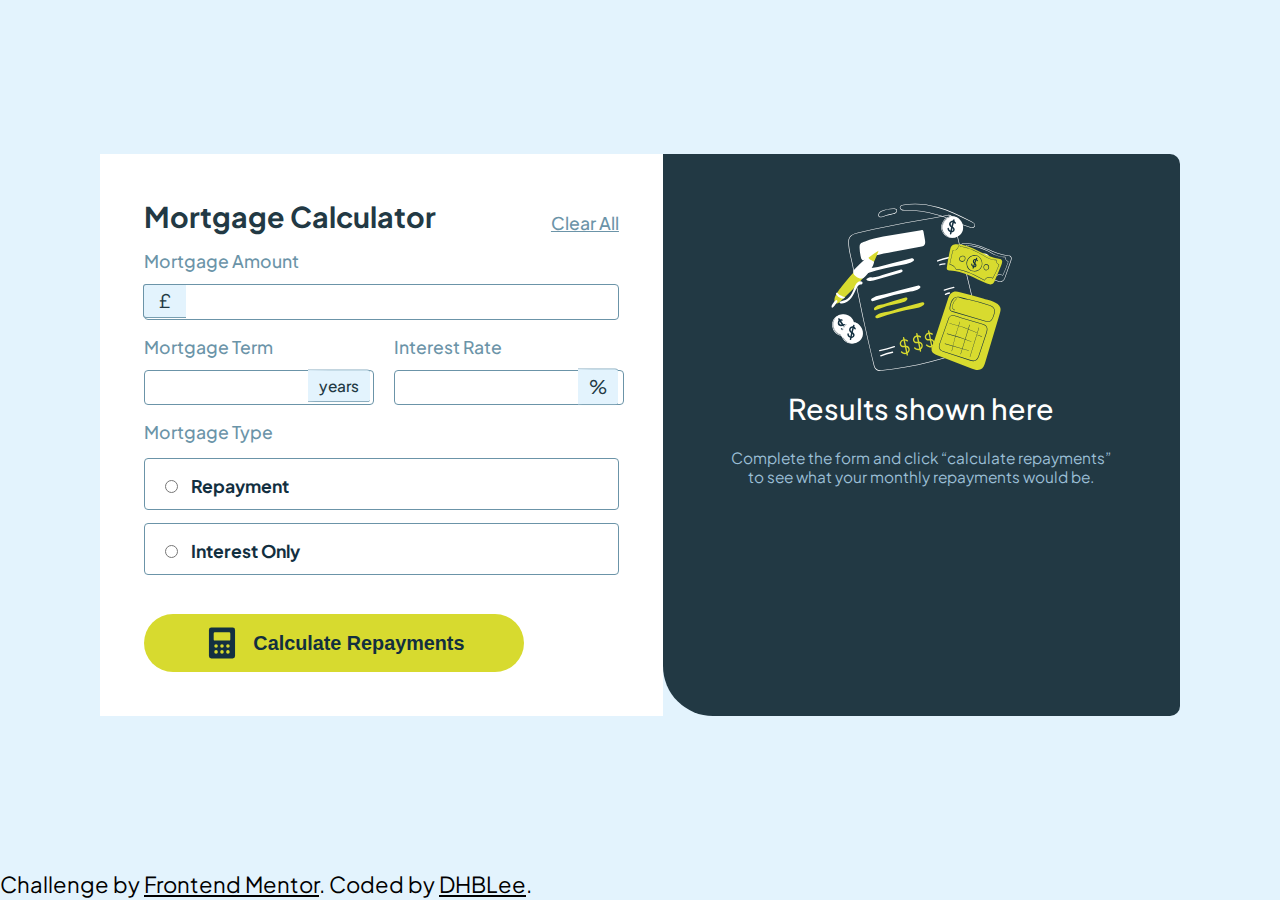
<file: mortgage-repayment-calculator-main/index.html>
<!DOCTYPE html>
<html lang="en">
<head>
  <meta charset="UTF-8">
  <meta name="viewport" content="width=device-width, initial-scale=1.0"> <!-- displays site properly based on user's device -->

  <link rel="icon" type="image/png" sizes="32x32" href="./assets/images/favicon-32x32.png">
  <link rel="preconnect" href="https://fonts.googleapis.com">
  <link rel="preconnect" href="https://fonts.gstatic.com" crossorigin>
  <link href="https://fonts.googleapis.com/css2?family=DM+Sans:ital,opsz,wght@0,9..40,100..1000;1,9..40,100..1000&family=Inter:ital,opsz,wght@0,14..32,100..900;1,14..32,100..900&family=Plus+Jakarta+Sans:ital,wght@0,200..800;1,200..800&family=Red+Hat+Text:ital,wght@0,300..700;1,300..700&display=swap" rel="stylesheet">
  <link href="statics/styles.css" rel="stylesheet">
  <link href="statics/form.css" rel="stylesheet">
  <link href="statics/result.css" rel="stylesheet">
  <link href="statics/utils.css" rel="stylesheet">
  
  <title>Frontend Mentor | Mortgage repayment calculator</title>

  <!-- Feel free to remove these styles or customise in your own stylesheet 👍 -->

</head>
<body>
  <div class="container">
    <div class="form">
      <div class="one">
        <span class="form_title">Mortgage Calculator</span>
        <a id="clear"  class="form_color">Clear All</a>
      </div>
      <form id="mortgageForm">
        <div class="value">
          <label for="amount"  class="form_color">Mortgage Amount</label><br>
          <input type="text" id="amount" name="amount" required><br>
          <span class="form_unit">£</span>
          <span class="error-message" id="amount-error" style="color:red; display:none;">This field is required</span>
          <div class="two">
            <div> 
              <label for="term" class="form_color">Mortgage Term</label><br>
              <input type="text" id="term" name="term" required><br>
              <span class="form_years_right">years</span>
              <span class="error-message" id="amount-error" style="color:red; display:none;">This field is required</span>
            </div>
            <div> 
              <label for="rate" class="form_color">Interest Rate</label><br>
              <input type="text" id="rate" name="rate" required><br>
              <span class="form_percent_right">%</span>
              <span class="error-message" id="amount-error" style="color:red; display:none;">This field is required</span>
            </div>
          </div>
         
        </div>
        <div class="value2">
          <label for="amount" class="form_color">Mortgage Type</label><br>
          <div>
            <input type="radio" id="repayment" name="same" value="repayment">
            <label for="repayment">Repayment</label><br>
          </div>

          <div>
            <input type="radio" id="interest" name="same" value="interest">
            <label for="interest">Interest Only</label><br>
          </div>
          <span class="error-message" id="amount-error" style="color:red; display:none;">This field is required</span>
        </div>
        <button type="submit" class="form_calculate">
          <svg class="form_svg" xmlns="http://www.w3.org/2000/svg" fill="none" viewBox="0 0 24 24"><path fill="#133041" d="M18.75 2.25H5.25a1.5 1.5 0 0 0-1.5 1.5v16.5a1.5 1.5 0 0 0 1.5 1.5h13.5a1.5 1.5 0 0 0 1.5-1.5V3.75a1.5 1.5 0 0 0-1.5-1.5Zm-10.5 16.5a1.125 1.125 0 1 1 0-2.25 1.125 1.125 0 0 1 0 2.25Zm0-3.75a1.125 1.125 0 1 1 0-2.25 1.125 1.125 0 0 1 0 2.25ZM12 18.75a1.125 1.125 0 1 1 0-2.25 1.125 1.125 0 0 1 0 2.25ZM12 15a1.125 1.125 0 1 1 0-2.25A1.125 1.125 0 0 1 12 15Zm3.75 3.75a1.125 1.125 0 1 1 0-2.25 1.125 1.125 0 0 1 0 2.25Zm0-3.75a1.125 1.125 0 1 1 0-2.25 1.125 1.125 0 0 1 0 2.25Zm1.5-5.25a.75.75 0 0 1-.75.75h-9a.75.75 0 0 1-.75-.75V6a.75.75 0 0 1 .75-.75h9a.75.75 0 0 1 .75.75v3.75Z"/></svg>
          Calculate Repayments
        </button>

      </form>
    </div>

    <div class="result">

      <div class="result_none">
        <svg class="result_svg" xmlns="http://www.w3.org/2000/svg" width="192" height="192" fill="none" viewBox="0 0 192 192"><path fill="#fff" d="M15.475 136.666c.423 1.42 1.306 3.033 2.765 3.033 1.382 0 2.342-1.382 2.726-2.726.922-3.034.423-6.336-.806-9.255-1.229-2.918-3.034-5.529-4.877-8.102-.46-.653-1.075-1.344-1.843-1.267-.691.077-1.19.806-1.229 1.536 0 .729.192 1.421.538 2.073 1.075 2.458 1.92 4.148 1.881 6.797-.038 2.65-.038 5.376.845 7.911ZM146.88 30.029a3.2 3.2 0 0 1-.845-.115 139.375 139.375 0 0 1-10.291-3.303 136.135 136.135 0 0 1-13.747-5.952c-3.648-1.843-6.643-2.65-10.368-3.686l-1.152-.307c-10.522-2.919-20.813-4.301-30.682-4.11h-.077c-1.42.04-2.88.04-4.108-.806a2.654 2.654 0 0 1-1.19-2.534c.306-1.843 2.649-2.266 3.378-2.42 10.522-2.073 22.234-1.305 34.791 2.305 10.675 3.072 20.621 7.68 32.256 13.67 1.267.615 2.457 1.344 3.609 2.15 1.152.769 1.536 2.266.922 3.533-.422.884-1.421 1.536-2.496 1.575Zm-.691-.653c1.075.307 2.265-.23 2.726-1.267a2.177 2.177 0 0 0-.729-2.803 33.19 33.19 0 0 0-3.572-2.074c-11.635-5.952-21.542-10.56-32.179-13.594C99.994 6.068 88.397 5.3 77.914 7.334c-1.844.346-2.765.999-2.957 1.959-.115.806.269 1.574.96 1.997 1.075.768 2.457.73 3.763.69h.077c9.907-.191 20.275 1.191 30.835 4.148l1.152.307c3.802 1.037 6.797 1.882 10.483 3.725 4.455 2.227 9.024 4.224 13.709 5.914a144.466 144.466 0 0 0 10.253 3.302ZM55.68 19.315c-2.112 0-2.65-1.037-2.803-1.69-.346-1.574 1.075-3.763 2.995-4.646 4.032-1.805 8.448-2.65 12.902-2.496.845.039 1.844.154 2.42.845.844.96.46 2.458-.384 3.302-.845.845-2.074 1.114-3.034 1.383l-2.42.614c-1.574.384-3.225.807-4.8 1.229-.575.154-1.113.346-1.65.576-1.076.422-2.19.845-3.188.883h-.038Zm11.98-8.256c-3.954 0-7.91.845-11.52 2.458-1.65.73-2.956 2.688-2.687 3.993.23 1.037 1.344 1.23 2.265 1.23.922 0 1.959-.423 2.996-.846a12.5 12.5 0 0 1 1.69-.576c1.612-.422 3.225-.844 4.8-1.228a55.803 55.803 0 0 0 2.418-.615c.96-.23 2.036-.537 2.804-1.229.652-.614.96-1.804.384-2.496-.461-.499-1.23-.614-2.036-.652-.384-.039-.768-.039-1.113-.039Z"/><path fill="#fff" d="M54.835 172.877a6.574 6.574 0 0 1-6.374-4.992c-3.994-16.167-7.795-32.794-11.367-49.383a1658.961 1658.961 0 0 1-9.984-50.227c-.422-2.304-.998-4.685-1.574-7.219-1.382-5.914-2.842-12.058-2.611-17.626.23-5.913 4.761-7.564 9.024-8.64 21.58-5.49 43.392-9.37 64.435-13.132 8.563-1.536 17.434-3.11 25.997-4.762 2.573-.5 5.107 1.267 5.76 3.994l28.454 118.156c.499 2.112.96 4.493-.192 6.413-.883 1.421-2.381 2.151-3.955 2.803-30.49 12.864-63.091 21.12-96.883 24.576-.269.039-.5.039-.73.039Zm-5.798-5.146a5.933 5.933 0 0 0 6.451 4.531c33.293-3.302 65.856-11.596 96.691-24.499 1.498-.614 2.919-1.305 3.687-2.573 1.036-1.728.614-3.993.153-5.952L127.565 21.043c-.576-2.419-2.803-3.993-5.069-3.571-8.563 1.651-17.434 3.226-25.997 4.723-21.081 3.763-42.854 7.642-64.397 13.133-5.145 1.306-8.37 3.11-8.563 8.102-.23 5.453 1.229 11.559 2.611 17.472.615 2.535 1.152 4.954 1.575 7.258 3.11 16.858 6.451 33.754 9.984 50.227 3.494 16.551 7.334 33.178 11.328 49.344Z"/><path fill="#fff" d="M35.482 59.366c.192.999.499 2.112 1.382 2.573.96.5 2.074 0 3.034-.46 8.87-4.34 18.624-6.106 28.108-7.834l26.919-4.877c1.574-.307 3.379-.691 4.262-2.112.883-1.42.615-3.226.346-4.877l-1.383-7.833c-.115-.576-.23-1.23-.69-1.575-.462-.345-1.114-.307-1.69-.192l-28.724 4.762c-6.105.998-12.25 2.035-18.316 3.648a82.376 82.376 0 0 0-9.024 2.918c-2.112.845-5.146 1.383-5.415 4.032-.422 3.802.423 8.141 1.19 11.827ZM39.898 72.538c-.653.422-1.383 1.075-1.306 1.881.154.653.691 1.152 1.344 1.19a3.92 3.92 0 0 0 1.882-.345c11.942-3.917 24.192-6.912 36.633-8.87 3.226-.5 6.567-.999 9.178-3.034.499-.384 1.037-.96.998-1.651a1.508 1.508 0 0 0-1.229-1.306c-.614-.077-1.267-.038-1.843.154l-18.854 4.57c-6.183 1.497-12.557 3.609-18.893 4.53-2.842.346-5.53 1.306-7.91 2.88ZM46.925 100.186c-.653.422-1.383 1.075-1.267 1.881a1.467 1.467 0 0 0 1.344 1.152 3.77 3.77 0 0 0 1.843-.345 234.575 234.575 0 0 1 36.173-9.255c3.187-.537 6.49-1.075 9.062-3.11.5-.423 1.037-.96.998-1.613a1.468 1.468 0 0 0-1.19-1.267c-.614-.077-1.229 0-1.843.192l-18.663 4.723c-6.105 1.574-12.403 3.763-18.662 4.723a18.845 18.845 0 0 0-7.795 2.919Z"/><path fill="#D8DB2F" d="M51.187 117.197c-.652.422-1.382 1.075-1.267 1.881.115.653.691 1.114 1.306 1.152.652 0 1.267-.115 1.843-.345 11.712-4.109 23.693-7.296 35.904-9.485 3.149-.576 6.451-1.152 8.986-3.187.499-.423.998-.96.96-1.613-.077-.614-.577-1.152-1.19-1.229a4.094 4.094 0 0 0-1.806.192l-18.508 4.877c-6.068 1.613-12.289 3.84-18.51 4.838-2.764.346-5.375 1.383-7.718 2.919ZM49.46 109.171a2.356 2.356 0 0 0-.96 1.767c-.04.537.306 1.036.806 1.228.422.077.883-.038 1.228-.23a110.958 110.958 0 0 1 24.5-6.989c2.15-.345 4.377-.691 6.22-2.573.461-.422.73-.96.768-1.574a1.41 1.41 0 0 0-.73-1.344 1.917 1.917 0 0 0-1.228.077l-12.672 3.609c-4.147 1.191-8.41 2.996-12.634 3.572a10.552 10.552 0 0 0-5.299 2.457Z"/><path fill="#fff" d="M54.336 153.331c-.346.039-.653-.23-.691-.576a.733.733 0 0 1 .576-.845c4.915-1.075 9.792-2.38 14.554-3.955a.674.674 0 0 1 .844.423v.038a.72.72 0 0 1-.46.883c-4.839 1.613-9.716 2.957-14.708 3.994-.038.038-.077.038-.115.038ZM55.411 158.554c-.307.038-.576-.154-.691-.461a.762.762 0 0 1 .422-.922 79.684 79.684 0 0 1 11.866-3.571.653.653 0 0 1 .768.499v.039a.79.79 0 0 1-.576.844 76.6 76.6 0 0 0-11.635 3.495c0 .038-.077.077-.154.077Z"/><path fill="#D8DB2F" d="M79.872 156.211a5.322 5.322 0 0 1-4.262-1.805c-.23-.307-.23-.729.076-.998.27-.269.692-.269.922-.038l.038.038a3.927 3.927 0 0 0 3.456 1.344 3.478 3.478 0 0 0 2.804-2.304c.384-1.19-.154-2.611-1.19-3.072-.692-.307-1.575-.269-2.458-.192-1.152.077-2.343.154-3.38-.499-1.344-.845-1.92-2.765-1.344-4.455.615-1.536 1.959-2.688 3.572-2.995 1.497-.269 2.995.077 4.262.96.307.231.384.653.154.96-.192.307-.615.423-.922.231a4.313 4.313 0 0 0-3.264-.768c-1.114.23-2.074.998-2.496 2.035-.384 1.037-.038 2.265.768 2.765.691.422 1.613.384 2.611.307.999-.077 2.112-.154 3.072.307 1.613.73 2.458 2.88 1.882 4.723-.615 1.767-2.15 3.072-3.994 3.341-.115.115-.23.115-.307.115Z"/><path fill="#D8DB2F" d="M81.907 157.632c-.307.038-.614-.192-.691-.499l-3.686-17.28a.768.768 0 0 1 .537-.883.688.688 0 0 1 .807.46v.039l3.686 17.28c.077.384-.154.768-.538.845l-.115.038ZM93.005 152.218a5.248 5.248 0 0 1-4.224-1.805c-.23-.307-.23-.73.077-.999.23-.268.652-.268.921-.038l.039.038a3.821 3.821 0 0 0 3.379 1.344 3.479 3.479 0 0 0 2.765-2.304c.384-1.19-.154-2.572-1.152-3.072-.692-.307-1.536-.268-2.42-.192-1.152.077-2.304.154-3.34-.499-1.344-.806-1.882-2.765-1.306-4.416a4.703 4.703 0 0 1 3.533-2.957 5.422 5.422 0 0 1 4.185.96c.308.231.384.653.154.96-.192.308-.614.423-.922.231a4.188 4.188 0 0 0-3.225-.768 3.393 3.393 0 0 0-2.458 2.035c-.384 1.037-.038 2.266.768 2.765.691.422 1.613.384 2.573.307.96-.077 2.074-.115 3.034.346 1.574.729 2.419 2.841 1.843 4.723-.576 1.766-2.074 3.072-3.917 3.341h-.307Z"/><path fill="#D8DB2F" d="M95.04 153.638a.596.596 0 0 1-.653-.499l-3.61-17.203c-.076-.384.154-.768.538-.845a.687.687 0 0 1 .807.461v.038l3.61 17.204c.076.384-.154.768-.5.844h-.192ZM104.794 149.376a5.206 5.206 0 0 1-4.186-1.766c-.23-.308-.23-.73.077-.999.23-.269.653-.269.921-.038l.039.038c.806.96 2.073 1.498 3.341 1.344 1.267-.192 2.342-1.075 2.726-2.265.384-1.191-.154-2.573-1.114-3.034-.691-.307-1.497-.269-2.419-.192-1.113.077-2.265.154-3.302-.499-1.306-.807-1.882-2.765-1.267-4.416a4.71 4.71 0 0 1 3.494-2.957 5.659 5.659 0 0 1 4.147.96c.307.23.384.653.154.96-.192.307-.576.422-.883.23h-.039c-.921-.652-2.073-.96-3.187-.768a3.398 3.398 0 0 0-2.458 2.036c-.384.998-.038 2.265.768 2.726.692.422 1.575.384 2.535.307.96-.077 2.035-.115 2.995.346 1.574.729 2.381 2.841 1.805 4.685-.576 1.766-2.074 3.033-3.917 3.34h-.23v-.038Z"/><path fill="#D8DB2F" d="M106.79 150.797a.596.596 0 0 1-.652-.499l-3.495-17.127a.736.736 0 0 1 .499-.845c.346-.076.692.116.768.461v.039l3.495 17.126a.736.736 0 0 1-.499.845h-.116Z"/><path fill="#fff" d="M118.963 92.851c-.307 0-.576-.192-.653-.46a.762.762 0 0 1 .423-.922 76.251 76.251 0 0 1 9.6-2.803.653.653 0 0 1 .768.499v.038c.077.384-.154.73-.538.845a82.833 82.833 0 0 0-9.446 2.765s-.077.038-.154.038ZM120.077 97.075a.686.686 0 0 1-.615-.384.747.747 0 0 1 .308-.96 11.828 11.828 0 0 1 4.262-1.382c.346-.039.653.23.691.576v.038a.692.692 0 0 1-.614.768c-1.306.154-2.611.538-3.763 1.19-.077.116-.154.116-.269.154ZM112.243 63.629c-.307 0-.537-.192-.653-.461-.115-.346.039-.768.384-.922a56.702 56.702 0 0 1 11.751-3.494c.345-.077.691.192.768.538v.038c.077.384-.192.73-.538.806-3.955.73-7.795 1.92-11.481 3.456-.077.039-.154.039-.231.039ZM114.547 67.43a.659.659 0 0 1-.653-.499c-.115-.384.077-.768.461-.921a16.214 16.214 0 0 1 5.223-.884c.384 0 .652.308.652.692a.715.715 0 0 1-.652.73c-1.652 0-3.264.268-4.8.806-.116.038-.154.076-.231.076ZM48.038 82.445c8.756-2.65 17.55-4.762 26.19-7.335.92-.268 1.88-.576 2.572-1.305l.038-.039c.922-.998-.038-2.572-1.305-2.227l-15.168 4.416c-4.723 1.383-10.138 3.955-15.053 3.418-1.114-.115-1.92.384-3.034.806-3.532 1.344.922 3.763 5.76 2.266Z"/><path fill="#D8DB2F" d="M134.477 94.157c-2.189-.5-4.493-.96-6.567-.23-3.148 1.075-4.492 4.454-5.491 7.487l-15.629 47.655c-.422 1.305-.844 2.688-.46 4.032.691 2.189 3.225 3.341 5.491 4.185l34.253 13.172c2.803 1.075 5.952 2.15 8.678 1.113 3.034-1.152 4.224-4.454 5.107-7.411l14.477-48.384c.576-1.958 1.19-4.07.614-6.067-1.574-5.683-12.326-7.488-17.318-9.139-7.603-2.496-15.322-4.608-23.155-6.413Z"/><path fill="#133041" d="M162.778 124.032c-.922-.038-1.805-.23-2.688-.499l-32.679-9.6c-.845-.231-1.997-.576-2.649-1.459-.884-1.114-.653-2.612-.384-3.917.537-2.496 1.19-5.645 3.225-7.795 1.728-1.844 4.263-2.458 6.835-1.652 2.727.845 5.492 1.46 8.41 2.074l.422.077a166.614 166.614 0 0 1 20.544 5.837c1.767.614 3.456 1.305 4.532 2.688 1.881 2.457.998 5.836-.154 8.793-.922 2.419-2.189 4.992-4.723 5.415-.231.038-.461.038-.691.038Zm-34.714-22.886c-1.92 2.035-2.573 5.068-3.072 7.526-.23 1.19-.461 2.534.269 3.456.499.653 1.382.96 2.381 1.229l32.678 9.6c.96.307 2.112.614 3.149.422 2.227-.384 3.417-2.765 4.262-5.03 1.075-2.842 1.92-6.029.231-8.256-.96-1.267-2.573-1.92-4.263-2.496a163.619 163.619 0 0 0-20.467-5.799l-.422-.076c-2.919-.615-5.684-1.229-8.448-2.074-2.42-.73-4.724-.192-6.298 1.498ZM147.994 163.2c-1.268-.077-2.496-.307-3.687-.768l-24.921-8.102c-2.189-.692-4.378-1.536-5.376-3.38-.999-1.843-.423-3.993.307-5.99l8.486-24.077c.576-1.613 1.421-2.688 2.535-3.225 2.073-.96 4.646-.039 7.411.921.883.307 1.766.615 2.649.883l20.544 5.914c2.112.614 4.071 1.267 5.223 2.88 1.497 2.074.806 4.685.038 6.95l-7.296 21.965c-.845 2.573-2.112 5.299-4.8 5.914a5.19 5.19 0 0 1-1.113.115Zm-24.653-42.163-8.525 24.077c-.653 1.881-1.229 3.84-.346 5.529.884 1.69 2.996 2.458 5.069 3.111l24.922 8.102c1.344.422 3.033.998 4.531.653 2.419-.576 3.533-2.995 4.378-5.568l7.296-21.965c.729-2.15 1.344-4.608.038-6.451-1.037-1.421-2.918-2.074-4.915-2.65l-20.544-5.913a72.046 72.046 0 0 1-2.688-.884c-2.65-.96-5.146-1.843-6.989-.96-.998.5-1.728 1.46-2.227 2.919Z"/><path fill="#133041" d="M151.296 134.784h-.077a124.404 124.404 0 0 0-27.072-9.216c-.115-.038-.192-.115-.153-.23.038-.116.115-.192.23-.154a125.75 125.75 0 0 1 27.149 9.216c.077.038.153.154.077.269 0 .038-.077.115-.154.115ZM145.92 143.808h-.077a214.177 214.177 0 0 0-24.192-7.872c-.115-.038-.153-.115-.153-.23 0-.116.115-.154.23-.154 8.218 2.15 16.32 4.762 24.192 7.872.115.038.154.154.115.23.039.116-.038.154-.115.154ZM143.424 152.794h-.038l-23.847-6.912c-.115-.039-.153-.154-.115-.231.038-.115.154-.153.23-.115l23.847 6.912c.115.038.153.154.115.23-.038.039-.115.116-.192.116Z"/><path fill="#133041" d="M126.413 153.216h-.039c-.115-.038-.153-.115-.153-.23a218.34 218.34 0 0 1 8.025-29.031c.039-.115.154-.153.231-.115.115.038.153.154.115.23-3.302 9.485-5.99 19.162-7.987 28.992-.039.077-.115.154-.192.154ZM135.206 156.365h-.038c-.115-.039-.154-.154-.115-.231l8.947-29.26c.038-.116.154-.154.23-.154.077 0 .154.154.154.23l-8.986 29.261c0 .077-.076.154-.192.154ZM144.576 158.976h-.038c-.116-.038-.154-.154-.116-.23l8.909-29.069c.039-.115.154-.154.231-.115.115.038.153.115.115.23l-8.909 29.03c-.038.077-.077.154-.192.154ZM156.288 138.662h-.077l-4.531-1.651c-.115-.038-.154-.153-.115-.23.038-.115.153-.154.23-.115l4.531 1.651c.116 0 .192.115.154.23 0 .077-.115.154-.192.115ZM129.37 112.243h-.039c-1.075-.269-1.958-1.037-2.304-2.112-.269-.96-.307-1.997-.038-2.957a12.703 12.703 0 0 1 4.147-6.796c.077-.077.192-.039.269.038.077.077.038.192-.039.269a11.92 11.92 0 0 0-4.032 6.566 4.854 4.854 0 0 0 0 2.765 2.767 2.767 0 0 0 1.997 1.843c.115 0 .154.115.154.231.038.076 0 .153-.115.153Z"/><path fill="#fff" d="M8.218 123.878c-.845 4.301.998 9.063 4.684 11.444 3.917 2.534 9.524 1.958 12.826-1.306 3.302-3.264 3.993-8.87 1.536-12.826-3.187-5.184-11.75-6.72-16.282-2.419a9.206 9.206 0 0 0-2.764 5.107Z"/><path fill="#fff" d="M17.472 137.856c-1.997 0-3.994-.538-5.683-1.613-3.725-2.381-5.683-7.219-4.8-11.712a10 10 0 0 1 2.841-5.261c2.112-1.996 5.223-2.88 8.525-2.457 3.495.461 6.567 2.304 8.218 4.953 2.534 4.032 1.805 9.831-1.575 13.172a10.829 10.829 0 0 1-7.526 2.918Zm-.691-20.621c-2.42-.077-4.723.807-6.528 2.419a9.227 9.227 0 0 0-2.65 4.954c-.845 4.301 1.037 8.87 4.531 11.136 3.802 2.458 9.293 1.882 12.48-1.267 3.188-3.149 3.879-8.64 1.498-12.48-1.536-2.496-4.454-4.263-7.795-4.685-.538-.038-1.037-.077-1.536-.077Z"/><path fill="#fff" d="M17.51 136.858c-1.843 0-3.61-.5-5.184-1.46-3.379-2.188-5.184-6.604-4.377-10.713.345-1.843 1.267-3.495 2.573-4.8 1.92-1.843 4.761-2.65 7.795-2.266 3.187.423 5.99 2.112 7.488 4.531 2.304 3.687 1.651 8.986-1.46 12.02-1.804 1.728-4.262 2.688-6.835 2.688Zm-8.985-12.096c-.768 3.878.921 8.064 4.109 10.137 3.456 2.227 8.41 1.728 11.328-1.152 2.918-2.88 3.532-7.833 1.344-11.328-1.421-2.265-4.07-3.84-7.104-4.262-2.842-.384-5.492.384-7.296 2.112a9.136 9.136 0 0 0-2.381 4.493Z"/><path fill="#133041" d="M19.738 131.942c-1.46.615-3.072.423-4.11-.499a.779.779 0 0 1 .078-1.075.752.752 0 0 1 .96-.038c.652.614 1.766.537 2.534.192.576-.231 1.075-.653 1.344-1.191a1.288 1.288 0 0 0-.192-1.421c-.5-.499-1.46-.345-1.997-.23-.192.038-.422.115-.614.154a6.138 6.138 0 0 1-2.496.307 3.482 3.482 0 0 1 1.113-6.874c.192.039.346.077.5.115.384.192.537.653.384 1.037-.154.307-.5.499-.845.423-1.037-.269-2.112.307-2.381 1.344-.269 1.036.307 2.112 1.344 2.38.038 0 .077.039.154.039a4.499 4.499 0 0 0 1.881-.269c.23-.077.461-.115.691-.192 1.46-.346 2.65-.115 3.418.653.768.845.96 2.073.5 3.11-.423.922-1.23 1.613-2.151 1.997l-.115.038Z"/><path fill="#133041" d="M22.003 133.133a.784.784 0 0 1-.883-.231 93.414 93.414 0 0 1-8.256-11.481c-.269-.346-.23-.807.115-1.075.346-.269.807-.231 1.075.115.039.038.077.115.116.153a97.906 97.906 0 0 0 8.102 11.328.78.78 0 0 1-.077 1.076c-.077.038-.153.076-.192.115Z"/><path fill="#fff" d="M175.142 83.866a10.966 10.966 0 0 1-3.302-.653c-3.571-1.19-7.142-2.611-10.56-4.032-2.573-1.037-5.222-2.112-7.91-3.072-4.724-1.728-11.866-3.955-19.2-3.687-.96.039-2.381.077-3.111-.921-.499-.653-.461-1.536-.384-2.343a240.75 240.75 0 0 1 2.151-17.472c.307-1.881.729-3.84 2.15-5.068 1.19-.999 2.842-1.23 4.186-1.344 7.756-.538 15.36 2.38 21.849 5.145l2.074.883c1.267.538 2.573 1.114 3.84 1.613a64.903 64.903 0 0 0 10.598 3.571c1.575.384 3.187.615 4.839.653 1.92.039 3.264.883 3.686 2.227.422 1.344 0 2.612-.538 4.07l-5.491 15.668c-.614 1.728-1.267 3.34-2.726 4.147a4.077 4.077 0 0 1-2.151.615ZM135.36 71.808c6.989 0 13.709 2.112 18.24 3.763 2.65.96 5.338 2.035 7.91 3.072 3.418 1.383 6.989 2.842 10.56 3.994 1.728.576 3.495.998 4.916.192 1.305-.73 1.92-2.227 2.496-3.84l5.491-15.667c.461-1.344.845-2.573.499-3.725-.461-1.613-2.534-1.805-3.149-1.843a21.99 21.99 0 0 1-4.953-.692c-3.648-.921-7.258-2.112-10.714-3.61a193.899 193.899 0 0 1-3.84-1.612l-2.074-.883c-6.451-2.727-13.977-5.645-21.58-5.107-1.306.076-2.765.307-3.84 1.19-1.268 1.075-1.652 2.918-1.959 4.685-.921 5.76-1.613 11.635-2.15 17.433-.077.768-.077 1.46.307 1.959.538.691 1.536.73 2.65.691h1.19Z"/><path fill="#fff" d="m169.382 80.14-.192-.076c-8.755-4.224-18.7-9.024-29.107-9.37h-.115l-.038-.115c-1.268-2.38-3.648-3.993-6.336-4.224l-.192-.038 2.227-14.208h.153a5.456 5.456 0 0 0 4.685-2.88c.192-.307.307-.691.346-1.075 0-.077 0-.154-.039-.27a.873.873 0 0 1 .039-.69c.307-.423 1.267-.27 2.304-.077.192.038.345.077.422.077a51.44 51.44 0 0 1 6.451 1.113c4.148.96 8.18 2.42 12.02 4.301a85.556 85.556 0 0 1 3.225 1.69c1.69.921 3.456 1.881 5.261 2.65 3.418 1.458 6.413 2.073 9.178 1.766h.192v.192a5.28 5.28 0 0 0 3.072 4.492l.153.077-.038.154c-1.575 4.723-3.379 9.331-5.491 13.824l-.077.192-.192-.115c-2.535-1.613-5.837-.845-7.45 1.65-.153.231-.269.462-.384.73l-.077.23Zm-29.184-9.868c10.407.384 20.276 5.107 28.992 9.331 1.344-2.88 4.8-4.109 7.68-2.726l.461.23a130.488 130.488 0 0 0 5.338-13.44c-1.728-.883-2.919-2.611-3.111-4.531-2.764.23-5.76-.384-9.177-1.843-1.805-.768-3.571-1.728-5.299-2.65a63.392 63.392 0 0 0-3.226-1.69 55.64 55.64 0 0 0-18.355-5.414c-.115 0-.269-.038-.461-.077-.538-.076-1.728-.307-1.958-.038 0 .115 0 .269.038.384.038.115.038.23.038.346a3.096 3.096 0 0 1-.384 1.19 5.882 5.882 0 0 1-4.838 3.11l-2.112 13.479a8.516 8.516 0 0 1 6.374 4.339Z"/><path fill="#fff" d="M155.174 56.294c-2.918 1.46-4.876 4.724-4.608 7.988.384 4.224 4.109 7.372 8.333 7.027 2.957-.269 5.53-2.189 6.567-4.992 1.574-4.263-1.421-10.023-6.029-10.714a6.83 6.83 0 0 0-4.263.691Z"/><path fill="#fff" d="M155.52 56.909c-2.65 1.344-4.454 4.3-4.186 7.257.346 3.84 3.725 6.72 7.565 6.375 2.727-.23 5.031-1.997 5.991-4.57 1.42-3.878-1.306-9.1-5.492-9.753a6.752 6.752 0 0 0-3.878.69Z"/><path fill="#fff" d="M158.208 70.771c-.307 0-.576 0-.883-.038a7.456 7.456 0 0 1-6.221-6.528c-.269-2.995 1.498-6.067 4.301-7.45a6.853 6.853 0 0 1 3.993-.653c1.959.308 3.725 1.575 4.877 3.533 1.229 2.074 1.498 4.493.768 6.451a7.43 7.43 0 0 1-6.835 4.685Zm-2.611-13.709c-2.65 1.344-4.263 4.11-4.071 7.066.308 3.763 3.61 6.528 7.373 6.22a6.811 6.811 0 0 0 5.799-4.415c.691-1.882.422-4.186-.73-6.144-1.075-1.843-2.765-3.072-4.608-3.38a6.664 6.664 0 0 0-3.763.653Z"/><path fill="#fff" d="M156.518 66.97a2.854 2.854 0 0 1-1.574-2.65c.038-.307.307-.576.614-.538.308.039.576.308.538.615-.038.653.499 1.267 1.037 1.574.384.23.883.346 1.344.23a.996.996 0 0 0 .768-.729c.077-.538-.461-1.037-.768-1.306-.115-.115-.231-.192-.384-.307a4.829 4.829 0 0 1-1.344-1.305 2.575 2.575 0 0 1 1.037-3.495 2.575 2.575 0 0 1 3.494 1.037c.038.115.115.192.154.307.115.307-.039.615-.346.73-.307.115-.614-.039-.73-.346-.307-.73-1.152-1.113-1.881-.806-.73.307-1.114 1.152-.807 1.881 0 .039.039.077.039.116.269.384.614.73.998.998.154.115.269.192.423.307.883.73 1.305 1.536 1.19 2.304-.154.845-.768 1.536-1.613 1.728-.729.192-1.497.077-2.189-.345Z"/><path fill="#fff" d="M156.826 68.851c-.231-.115-.308-.384-.269-.614.768-3.456 1.728-6.835 2.995-10.138a.612.612 0 0 1 .768-.269c.23.116.384.384.307.653a70.008 70.008 0 0 0-2.918 9.946.632.632 0 0 1-.691.46c-.077 0-.116 0-.192-.038ZM168.499 64.55a2.961 2.961 0 0 0-.729 2.612c.153 1.036.844 2.035 1.843 2.304.883.192 1.766-.116 2.381-.768a3.075 3.075 0 0 0 .806-2.381c-.23-2.035-2.65-3.38-4.301-1.767ZM143.578 58.214c-.807 1.076-.768 2.804.307 3.61.499.346 1.113.538 1.728.46a3.212 3.212 0 0 0 2.88-2.034c1.113-3.38-3.111-4.416-4.915-2.036Z"/><path fill="#D8DB2F" d="M152.448 52.723c-6.72-3.34-13.862-6.49-21.389-6.451-1.421 0-2.918.154-4.07 1.037-1.459 1.075-1.959 2.995-2.343 4.723a240.023 240.023 0 0 0-3.187 17.28c-.115.73-.192 1.574.192 2.189.576.883 1.805.921 2.842.96 6.605.153 12.979 2.265 19.046 4.877 6.067 2.61 11.866 5.76 18.01 8.217 1.651.653 3.533 1.267 5.145.5 1.46-.692 2.228-2.343 2.842-3.84 2.15-5.108 4.301-10.215 6.413-15.322.499-1.229 1.037-2.573.768-3.879-.346-1.497-1.882-2.112-3.264-2.227-1.651-.153-3.264-.499-4.839-.96a67.903 67.903 0 0 1-10.406-4.224c-1.92-.921-3.84-1.92-5.76-2.88Z"/><path fill="#133041" d="M159.091 82.56c-.038 0-.077 0-.077-.038-8.486-4.762-18.124-10.138-28.492-11.098-.077 0-.116-.038-.154-.115a8.002 8.002 0 0 0-6.067-4.608c-.115 0-.192-.115-.154-.23l2.995-13.71c0-.076.116-.153.192-.153 1.959.077 3.802-.922 4.839-2.611.192-.307.345-.653.422-1.037v-.269c-.077-.23-.038-.46.077-.691.346-.384 1.306-.192 2.304.038.192.039.346.077.422.116 2.151.384 4.301.883 6.375 1.497a56.44 56.44 0 0 1 11.712 5.03c1.037.615 2.112 1.268 3.11 1.882 1.651.999 3.341 2.074 5.107 2.957 3.303 1.69 6.298 2.458 9.024 2.342.039 0 .116 0 .154.039.038.038.038.077.038.153a5.309 5.309 0 0 0 2.804 4.685c.076.039.115.154.076.23a134.33 134.33 0 0 1-6.297 13.479c-.039.038-.077.077-.115.077-.039 0-.116 0-.154-.039-2.381-1.766-5.76-1.228-7.526 1.19-.154.231-.308.5-.461.73-.039.039-.077.077-.115.077 0 .077 0 .077-.039.077Zm-28.416-11.52c10.368.998 19.93 6.336 28.378 11.06 1.536-2.804 5.069-3.802 7.872-2.266.153.076.269.153.384.23a115.846 115.846 0 0 0 6.105-13.094 5.76 5.76 0 0 1-2.841-4.762c-2.765.077-5.722-.73-9.024-2.38-1.767-.884-3.456-1.96-5.107-2.958a224.048 224.048 0 0 0-3.111-1.881 55.77 55.77 0 0 0-17.971-6.49c-.115 0-.269-.077-.461-.115-.537-.115-1.728-.422-1.958-.154a.645.645 0 0 0 0 .384v.346a3.499 3.499 0 0 1-.461 1.19 5.914 5.914 0 0 1-5.03 2.804l-2.919 13.324a8.727 8.727 0 0 1 6.144 4.762Z"/><path fill="#133041" d="M148.915 73.42c-.461 0-.96-.038-1.421-.153a8.261 8.261 0 0 1-6.451-7.641c-.077-3.341 2.074-6.605 5.261-7.95a7.722 7.722 0 0 1 4.454-.498c2.151.46 4.032 1.996 5.146 4.262 1.19 2.38 1.344 5.069.422 7.22-1.19 2.88-4.3 4.76-7.411 4.76Zm.423-15.782c-.96 0-1.92.192-2.765.576-2.957 1.268-4.992 4.301-4.915 7.412.076 4.108 3.494 7.334 7.564 7.257 2.88-.077 5.492-1.805 6.644-4.454.883-1.997.729-4.493-.384-6.72-1.076-2.074-2.804-3.533-4.762-3.955a8.4 8.4 0 0 0-1.382-.116Z"/><path fill="#D8DB2F" d="M146.765 58.598c-2.727 1.152-4.685 4.032-4.608 6.99a6.976 6.976 0 0 0 7.181 6.834c2.726-.076 5.184-1.69 6.259-4.185 1.651-3.763-.73-9.178-4.877-10.061a6.63 6.63 0 0 0-3.955.422Z"/><path fill="#133041" d="M147.149 68.736a2.916 2.916 0 0 1-1.421-2.726.596.596 0 0 1 .653-.5.597.597 0 0 1 .499.653c-.077.653.384 1.306.922 1.651.384.27.844.384 1.305.346.384-.077.691-.346.807-.691.076-.538-.384-1.075-.692-1.344l-.345-.307a4.394 4.394 0 0 1-1.229-1.421c-.499-1.344.154-2.842 1.498-3.341 1.344-.5 2.841.154 3.34 1.498.077.307-.076.614-.384.69-.307.078-.614-.076-.691-.383-.269-.768-1.075-1.19-1.843-.922-.768.269-1.19 1.075-.922 1.843 0 .039.039.077.039.116.23.422.576.768.96 1.036l.384.346c.845.768 1.19 1.574 1.037 2.38-.192.846-.884 1.46-1.728 1.614-.73.115-1.498-.077-2.151-.5l-.038-.038Z"/><path fill="#133041" d="M147.341 70.618c-.192-.154-.307-.384-.231-.615.96-3.379 2.151-6.72 3.61-9.907.115-.269.461-.422.768-.307.269.115.422.46.307.768-1.421 3.149-2.573 6.413-3.533 9.753-.076.308-.384.461-.691.384-.115-.038-.153-.038-.23-.076ZM160.704 72.384a2.24 2.24 0 0 1-.73-.115c-1.152-.384-1.804-1.613-1.881-2.65a3.451 3.451 0 0 1 .998-2.841 2.592 2.592 0 0 1 2.803-.461 3.031 3.031 0 0 1 1.844 2.688 3.39 3.39 0 0 1-1.037 2.573c-.576.537-1.267.806-1.997.806Zm-1.267-5.146a2.776 2.776 0 0 0-.807 2.343c.077.845.576 1.843 1.498 2.15.768.192 1.574 0 2.112-.537a2.7 2.7 0 0 0 .845-2.112 2.486 2.486 0 0 0-1.498-2.19c-.691-.345-1.574-.191-2.15.346ZM136.55 63.667c-.729 0-1.382-.23-1.92-.653-.499-.422-.806-1.075-.845-1.728a3.006 3.006 0 0 1 .73-2.265c1.075-1.267 2.918-1.575 4.378-.768 1.152.691 1.459 1.958.883 3.379-.576 1.267-1.843 2.035-3.226 2.035Zm-1.574-4.3c-.423.537-.653 1.19-.576 1.881.038.5.269.998.653 1.344.422.346.998.538 1.536.5a2.899 2.899 0 0 0 2.726-1.69c.461-1.152.23-2.15-.653-2.688-1.267-.692-2.803-.384-3.686.652Z"/><path fill="#fff" d="M122.918 19.891c-3.801 2.189-6.22 6.682-5.606 11.021.653 4.608 4.762 8.486 9.37 8.832 4.608.346 9.292-2.803 10.713-7.22 1.805-5.798-2.611-13.286-8.832-13.9a9.957 9.957 0 0 0-5.645 1.267Z"/><path fill="#fff" d="M126.336 39.898c-.269 0-.499 0-.768-.039-4.762-.384-8.986-4.377-9.638-9.1-.615-4.378 1.728-9.025 5.721-11.329 1.767-1.036 3.802-1.459 5.837-1.305 2.88.307 5.606 2.035 7.45 4.838 1.958 2.957 2.572 6.49 1.651 9.447-1.383 4.339-5.76 7.488-10.253 7.488Zm.269-21.236c-1.651 0-3.226.461-4.647 1.268-3.801 2.15-6.028 6.566-5.452 10.752.614 4.454 4.646 8.256 9.139 8.601 4.493.346 9.062-2.726 10.406-7.027.883-2.803.269-6.144-1.574-8.986-1.728-2.65-4.301-4.3-7.027-4.57-.308 0-.576-.038-.845-.038Z"/><path fill="#fff" d="M126.413 38.9c-.231 0-.461 0-.691-.04-4.34-.345-8.218-3.993-8.832-8.294-.576-3.993 1.574-8.256 5.222-10.33a9.206 9.206 0 0 1 5.338-1.19c2.649.27 5.107 1.882 6.796 4.416 1.767 2.688 2.343 5.914 1.498 8.64-1.19 3.917-5.222 6.797-9.331 6.797Zm-4.109-18.394.154.268c-3.456 1.959-5.492 5.952-4.954 9.754.576 4.07 4.224 7.488 8.294 7.834 4.071.345 8.256-2.458 9.447-6.375.806-2.534.269-5.606-1.421-8.14-1.574-2.381-3.917-3.917-6.374-4.148a8.408 8.408 0 0 0-4.992 1.114l-.154-.307Z"/><path fill="#133041" d="M124.377 33.907c-1.42-.73-2.304-2.073-2.304-3.417a.77.77 0 0 1 .768-.768c.423 0 .73.345.73.768 0 .883.73 1.69 1.498 2.035.537.307 1.19.384 1.804.23.5-.153.884-.537.96-1.075.039-.691-.691-1.344-1.152-1.69a4.654 4.654 0 0 1-.537-.384 6.203 6.203 0 0 1-1.843-1.612 3.52 3.52 0 0 1 1.113-4.8 3.52 3.52 0 0 1 4.8 1.113l.231.461c.192.384.076.845-.308 1.037-.384.192-.844.077-1.036-.307-.039-.039-.039-.116-.077-.154-.499-.998-1.69-1.46-2.727-.998a2.054 2.054 0 0 0-.729 2.803c.384.499.883.921 1.421 1.229.192.115.384.268.576.384 1.228.883 1.843 1.92 1.766 3.033a2.793 2.793 0 0 1-2.035 2.42c-.999.268-2.035.153-2.919-.346v.038Z"/><path fill="#133041" d="M124.915 36.403c-.307-.153-.461-.46-.422-.806.768-4.647 1.843-9.255 3.264-13.747a.769.769 0 0 1 .883-.615c.384.077.691.5.614.883 0 .077-.038.116-.038.154-1.382 4.416-2.496 8.947-3.226 13.555-.076.423-.46.691-.883.653a.655.655 0 0 1-.192-.077Z"/><path fill="#fff" d="M22.771 125.53c-3.801 2.15-6.22 6.681-5.606 11.02.653 4.608 4.761 8.487 9.37 8.832 4.607.346 9.292-2.803 10.675-7.219 1.804-5.798-2.612-13.286-8.832-13.901-1.92-.153-3.917.308-5.607 1.268Z"/><path fill="#fff" d="M26.189 145.536c-.269 0-.5 0-.768-.038-4.762-.384-8.986-4.378-9.677-9.101-.614-4.378 1.728-9.024 5.722-11.328 1.766-1.037 3.801-1.459 5.836-1.306 2.88.307 5.607 2.035 7.45 4.839 1.958 2.956 2.573 6.489 1.651 9.446-1.305 4.301-5.721 7.488-10.214 7.488Zm-4.378-19.968c-3.801 2.15-6.067 6.566-5.453 10.752.615 4.454 4.647 8.256 9.14 8.602 4.492.345 9.062-2.727 10.406-7.028.883-2.803.269-6.144-1.574-8.985-1.728-2.65-4.301-4.301-7.028-4.57a9.434 9.434 0 0 0-5.49 1.229Z"/><path fill="#fff" d="M26.304 144.538c-.23 0-.46 0-.691-.039-4.34-.345-8.218-3.993-8.832-8.294-.576-3.994 1.574-8.256 5.222-10.33a9.207 9.207 0 0 1 5.338-1.19c2.65.269 5.107 1.881 6.797 4.416 1.766 2.688 2.342 5.913 1.497 8.64-1.229 3.917-5.222 6.797-9.331 6.797Zm.23-19.316a8.507 8.507 0 0 0-4.224 1.152c-3.456 1.959-5.49 5.952-4.953 9.754.576 4.032 4.224 7.488 8.294 7.834 4.07.345 8.218-2.458 9.447-6.375.806-2.534.268-5.568-1.421-8.141-1.575-2.38-3.917-3.916-6.375-4.147-.268-.038-.537-.077-.768-.077Z"/><path fill="#133041" d="M24.23 139.546c-1.42-.73-2.304-2.074-2.304-3.418a.77.77 0 0 1 .768-.768.77.77 0 0 1 .768.768c-.038.883.73 1.69 1.498 2.035.538.307 1.19.384 1.805.231.499-.154.883-.538.96-1.076.038-.691-.691-1.344-1.152-1.689l-.538-.384a6.354 6.354 0 0 1-1.843-1.651c-.998-1.613-.5-3.764 1.114-4.8 1.612-.999 3.763-.5 4.8 1.113.076.154.192.307.23.461.192.384.077.845-.307 1.037-.384.192-.845.077-1.037-.307-.038-.039-.038-.116-.077-.192a1.968 1.968 0 0 0-2.611-.922 1.968 1.968 0 0 0-.922 2.611c.039.039.039.077.077.115.384.5.845.922 1.421 1.229.192.115.384.269.576.384 1.229.883 1.843 1.92 1.766 3.034a2.792 2.792 0 0 1-2.035 2.419c-.998.384-2.035.269-2.957-.23Z"/><path fill="#133041" d="M24.806 142.042c-.307-.154-.46-.461-.422-.807a101.212 101.212 0 0 1 3.264-13.785.75.75 0 0 1 .883-.615.75.75 0 0 1 .615.883c0 .077-.039.116-.077.192a100.91 100.91 0 0 0-3.226 13.556.75.75 0 0 1-.883.614c-.038 0-.115 0-.154-.038Z"/><path fill="#D8DB2F" d="M22.003 81.562c9.255-10.79 18.778-21.773 31.143-28.762-3.226 10.022-8.91 19.085-15.552 27.226-6.644 8.14-14.285 15.398-21.927 22.656-1.19 1.113-3.302 3.34-5.145 2.572-1.46-.576-1.613-2.649-1.46-3.955.538-4.57 4.532-9.293 7.22-12.825 1.843-2.381 3.763-4.647 5.721-6.912Z"/><path fill="#fff" d="M9.216 103.258c.307-.423.73-.768 1.229-.999a1.161 1.161 0 0 1 1.459.423c.346.576-.077 1.305-.5 1.843-.69.883-4.07 6.336-4.991 5.03-1.152-1.613 1.958-5.299 2.803-6.297ZM23.462 99.61c2.496-2.573 3.917-5.99 5.184-9.332.576-1.497 1.114-3.033 2.036-4.339.921-1.305 2.265-2.38 3.878-2.611.768-.154 1.536.077 2.112.538.538.537.691 1.497.154 2.035-.538.537-1.344.422-2.036.537-1.804.346-2.88 2.112-3.686 3.764-1.651 3.379-2.995 6.912-5.26 9.868-2.266 2.957-5.646 5.415-9.37 5.376-2.65-.038-3.456-1.728-.538-2.265 2.957-.576 5.338-1.267 7.526-3.571ZM48.768 63.437c-.845 5.491-4.646 10.022-8.294 14.246-.96 1.114-1.997 2.266-3.38 2.727-2.112.69-4.377-.461-6.182-1.767-1.613-1.152-3.264-2.803-3.072-4.761.115-1.344 1.114-2.458 2.074-3.418a164.373 164.373 0 0 1 10.214-9.83c1.843-1.613 2.227-1.23 3.84.345.307.23 4.685 3.034 4.8 2.458Z"/><path fill="#fff" d="M19.622 98.995c-.153.845-1.036 1.498-1.881 1.613-.883.077-1.766-.115-2.573-.499a9.519 9.519 0 0 1-4.109-3.264c-.384-.615-.768-2.611.576-2.074.807.307 1.613 1.46 2.343 1.959.422.23 5.568 2.764 5.644 2.265Z"/></svg>
        <span class="none_title">Results shown here</span>
        <span class="none_subtitle">  Complete the form and click “calculate repayments” to see what your monthly repayments would be.</span>
      </div>

      <div class="result_shown">
        <span class="shown_title">Your results</span>
        <span class="shown_subtitle">Your results are shown below based on the information you provided. To adjust the results, edit the form and click “calculate repayments” again.</span>

        <div class="result_value">
          <span class="value_title">Your monthly repayments</span>
          <span class="value_monthly"></span>
          <hr />
          <span class="value_title">Total you'll repay over the term</span>
          <span class="value_total"></span>
        </div>
      </div>

    </div>
  </div>
  
  <div class="attribution">
    Challenge by <a href="https://www.frontendmentor.io?ref=challenge">Frontend Mentor</a>. 
    Coded by <a href="#">DHBLee</a>.
  </div>


  <script src="statics/main.js"></script>
</body>
</html>
</file>
<file: blogr-landing-page-main/statics/styles.css>
:root {
    --clr-lightred: hsl(356, 100%, 66%);
    --clr-red: hsl(355, 100%, 74%);
    --clr-heading: hsl(208, 49%, 24%);
    --clr-white: hsl(0, 0%, 100%);
    --clr-grayfooter: hsl(240, 2%, 79%);
    --clr-graybody: hsl(207, 13%, 34%);
    --clr-bluefooter: hsl(240, 10%, 16%);
    --clr-veryred: hsl(13, 100%, 72%);
    --clr-redlight: hsl(353, 100%, 62%);

    --clr-darkgray: hsl(237, 17%, 21%);
    --clr-desaturated: hsl(237, 23%, 32%);
}

*,
*::before,
*::after {
    box-sizing: border-box;
}

* {
    margin: 0;
    padding: 0;
}

html {
    scroll-behavior: smooth;
    font-size: 16px;
}

body {
    font-family: 'Overpass', sans-serif;
    position: relative;
    z-index: -5;
    
}

img,
picture,
video,
canvas,
svg {
    display: block;
    max-width: 100%;
    user-select: none;
}

svg {
    margin: 0;
    padding: 0;
    overflow: visible;
}

button {
    border: none;
    padding: 0;
    margin: 0;
    background-color: inherit;
    cursor: pointer;
    font-family: 'Ubuntu', sans-serif;
}

span {
    display: inline-block;
}

a {
    text-decoration: none;
    color: inherit;
    cursor: pointer;
}

ul {
    list-style-type: none;
}
</file>
<file: blogr-landing-page-main/statics/header.css>
.header {
    background: linear-gradient(
        to bottom right, 
        var(--clr-veryred) 0%,
        var(--clr-lightred) 50%
    );
    position: relative;
    border-bottom-left-radius: 20%;
    z-index: -2;
    overflow: hidden;
}

.desktop {
    display: none;
}

.svg_intro_mobile {
    position: absolute;
    max-width: 330px;
    z-index: -1;
    top: -12rem;
    left: -16rem;
    opacity: 0.5;
}
.header_main {
    display: flex;
    justify-content: space-between;
    align-items: center;
}

.svg_header_logo, .svg_menu, .svg_close {
    width: 8%;
}

.svg_close {
    display: none;
}

.header_intro {
    margin-top: 5rem;
    display: flex;
    flex-direction: column;
    align-self: center;
    justify-self: center;
    text-align: center;
}

.header_title {
    font-size: 1.6rem;
    color: var(--clr-white);
    margin-bottom: 0.5rem;
}

.header_subtitle {
    max-width: 25ch;
    color: var(--clr-white);
    font-weight: 100;
    font-size: 0.8rem;
}

.header_btns {
    display: flex;
    justify-content: center;
    align-items: center;
    gap: 1.5rem;
    margin: 2rem 0;
}

.btn1, .btn2 {
    border-radius: 20px;
    padding: 0.6rem;
    font-size: 0.8rem;
}

.btn1 {
    background-color: var(--clr-white);
    color: var(--clr-lightred);
    font-weight: 700;
}

.btn1:hover {
    background-color: var(--clr-red);
    color: var(--clr-white);
}

.btn2 {
    border: 1px solid var(--clr-white);
    padding-inline: 1rem;
    color: var(--clr-white);
    font-weight: 700;
}

.btn2:hover {
    background-color: var(--clr-white);
    color: var(--clr-lightred);
}

.header_list {
    display: none;
    position: relative;
    z-index: 4;
    gap: 2rem;
    color: var(--clr-white);
    font-size: 0.7rem;
}

.header_span:hover {
    text-decoration: underline;
}
.header_dropbtn {
    display: flex;
    gap: 0.5rem;
    align-items: center;
}

.arrow_up {
    display: none;
}

.header_dropdown-content {
    display: none;
    background-color: var(--clr-white);
    border-radius: 5px;
    padding: 1rem;
    padding-right: 2rem;
    color: var(--clr-heading);
    flex-direction: column;
    margin-top: 1rem;
    gap: 0.5rem;
    position: absolute;

    a {
        font-size: 0.6rem;
    }
}

.header_dropdown-content a:hover {
    font-weight: 700;
}

.right{
    display: flex;
    justify-self: flex-end;
    margin-left: 6rem;

    a {
        border-radius: 25px;
        padding: 0.5rem 1.5rem;
    }
}

.right a:hover {
    background-color: var(--clr-red);
}

@media(min-width: 375px) {
    
}

@media(min-width: 425px) {
   

}

@media(min-width: 475px) {
   
}

@media(min-width: 620px) {


}

@media(min-width: 768px) {

  .mobile {
        display: none;
    }

  .desktop {
    display: block;
  }

  .svg_header_logo, .svg_menu {
    width: 4%;
  } 

  .svg_menu {
    display: none !important;
  }

  .header_main {
    justify-content: space-between;
    align-items: flex-end;
  }

  .header_title {
    font-size: 2rem;
    color: var(--clr-white);
    margin-bottom: 0.5rem;
  }

  .header_subtitle {
        max-width: none;
        color: var(--clr-white);
        font-weight: 100;
        font-size: 0.8rem;
   }

   .header_list {
    display: flex;
   }

}

@media(min-width: 1024px) {

    .header_main {
        padding-inline: 2.5rem;
    }

    .header_list {
        font-size: 1rem;
    }

    .right{
        margin-left: 6rem;
    }


}

@media(min-width: 1220px) {

}

@media(min-width: 1440px) {

}
</file>
<file: blogr-landing-page-main/statics/mobile_nav.css>
.mobile_nav {
    display: none;
    flex-direction: column;
    gap: 1rem;
    background-color: var(--clr-white);
    border-radius: 5px;
    box-shadow: 0 10px 10px rgba(0, 0, 0, 0.2) ;
    text-align: center;
    position: absolute;
    top: 0;
    left: 0;
    right: 0;
    margin: 6rem 1rem;
    padding: 1.5rem 0;
    z-index: 10;
    color: var(--clr-heading);
}

.dropbtn {
    display: flex;
    justify-content: center;
    align-items: center;
    gap: 0.2rem;
}

.dropdown_content {
    display: none;
    flex-direction: column;
    align-items: center;
    gap: 1rem;
    font-size: 0.9rem;
    background-color: rgb(243, 242, 242);
    border-radius: 5px;
    margin: 1rem;
    padding: 1rem 0;
}

.mobile_btns {
    display: flex;
    flex-direction: column;
    gap: 0.5rem;
    width: 35%;
    margin: auto;
}

hr {
    width: 87%;
    margin: auto;
    border: 0; /* Remove default border */
    border-top: 2px solid rgb(243, 242, 242);
    
}

.login, .register {
    padding: 0.5rem;
    color: var(--clr-heading);
}

.register {
    border: 1px solid var(--clr-red);
    background: linear-gradient(
        to right, 
        var(--clr-veryred) 32%,
        var(--clr-lightred) 65%
    );
    border-radius: 25px;
    color: var(--clr-white);
}
</file>
<file: blogr-landing-page-main/statics/main.css>
.main {
    text-align: center;
    color: var(--clr-heading);

}

.main_details {
    display: flex;
    flex-direction: column;
    align-items: center;
    gap: 0.5rem;
}

.main_intro {
    font-size: 1.2rem;
    margin: 4rem 0;
}

.main_title {
    max-width: 15ch;
    font-weight: 500;
    font-size: 1.2rem;
}
.main_subtitle {
    max-width: 30ch;
    color: var(--clr-graybody);
    font-size: 0.7rem;
    margin-bottom: 1rem;
    line-height: 1.5;
}

.section1 {
    display: flex;
    flex-direction: column;
    gap: 2rem;
}


.svg_editor_mobile, .svg_laptop_mobile {
    width: 100%;
}

.svg_editor_desktop, .svg_laptop_desktop {
    display: none;
    width: 35%;

}

.section2 {
    color: var(--clr-white);
    border-radius: 0 75px 0 75px;
    background-color: var(--clr-desaturated);
    overflow: hidden;
    position: relative;
    padding-top: 12rem;
    padding-bottom: 5rem;
    margin-top: 10rem;
    margin-bottom: 4rem;
    z-index: -2;
}

.svg_phones {
    position: absolute;
    left: 35%;
    transform: translateX(-50%);
    top: 0rem;
    z-index: 2;
    max-width: 440px;
    min-width: 240px;
}

.svg_circle {
    position: absolute;
    top: -5rem;
    left: 40%;
    transform: translateX(-50%);
    max-width: 288px;
    min-width: 288px;
    z-index: -1;
}


.section2_title {
    font-weight: 500;
    font-size: 1.5rem;
    margin-bottom: 1rem;
}
.section2_subtitle {
    max-width: 30ch;
    font-size: 0.7rem;
    line-height: 1.5;
    font-weight: 100;
}



@media(min-width: 375px) {
    
}

@media(min-width: 425px) {
   

}

@media(min-width: 475px) {
   
}

@media(min-width: 620px) {


}

@media(min-width: 768px) {

    .main_intro {
        font-size: 1.7rem;
        font-weight: 500;
    }
  
    .section1 {
        flex-direction: row-reverse;
        justify-content: space-evenly;
        align-items: center;
        text-align: left;
    }

    .svg_editor_mobile, .svg_laptop_mobile {
        display: none;
    }

    .svg_editor_desktop, .svg_laptop_desktop {
        display: block;
    }

    .main_details {
        align-items: flex-start;
    }

    .main_title {
        max-width: none;

    }
    .main_subtitle {
        max-width: 49.5ch;
    }

    .section2 {
        display: flex;
        flex-direction: column;
        align-items: flex-end;
        justify-content: center;
        text-align: left;
        padding-top: 3rem;
        padding-bottom: 2rem;
        padding-right: 5rem;
        margin-top: 4rem;
        margin-bottom: 4rem;
    }

    .section2_subtitle {
        margin-right: 7rem;
    }
    

    .svg_phones {
        left: 15%;
        top: 2rem;
        width: 240px;
    }
    
    .svg_circle {
        top: -24rem;
        left: 20%;
        max-width: 688px;
        min-width: 688px;
    }

    .section3 {
        display: flex;
        flex-direction: row;
        gap: 7rem;
        text-align: left;
    }

}

@media(min-width: 1024px) {

    .section2 {
        padding-top: 3rem;
        padding-bottom: 2rem;
        padding-right: 5rem;
        margin-top: 4rem;
        margin-bottom: 8rem;
    }

    .svg_phones {
        left: 25%;
        top: 1rem;
        width: 300px;
    }

}

@media(min-width: 1220px) {

    
    .section2 {
        padding-top: 4rem;
        padding-bottom: 3rem;
        padding-right: 5rem;
        margin-top: 10rem;
        margin-bottom: 4rem;
    }

    .svg_phones {
        left: 25%;
        top: 1rem;
        width: 440px;
    }
}

@media(min-width: 1440px) {


    .section2 {
        margin-bottom: 6rem;
    }

    .section3 {
        gap: 11rem;
    }

    .svg_phones {
        left: 25%;
        top: 6rem;
        width: 440px;
    }

}
</file>
<file: blogr-landing-page-main/statics/footer.css>
.footer {
    font-family: 'Ubuntu', sans-serif;
    background-color: var(--clr-bluefooter);
    border-radius: 0 75px 0 0;
    display: flex;
    flex-direction: column;
    justify-content: center;
    align-items: center;
    text-align: center;
    gap: 2rem;
    color: var(--clr-white);
}

.footer_title {
    margin-bottom: 1rem;
}

.footer_list li {
    margin-bottom: 0.5rem;
    font-weight: 100;
    font-size: 0.7rem;
}

.footer_list li:hover {
    text-decoration: underline;
}


@media(min-width: 375px) {
    
}

@media(min-width: 425px) {
   

}

@media(min-width: 475px) {
   
}

@media(min-width: 620px) {


}

@media(min-width: 768px) {
  .footer {
    flex-direction: row;
    text-align: left;
    align-items: flex-start;
    justify-content: space-evenly;
    margin-top: 4rem;
  }

}

@media(min-width: 1024px) {


}

@media(min-width: 1220px) {

}

@media(min-width: 1440px) {

}
</file>
<file: blogr-landing-page-main/statics/utils.css>
.container {
    padding: 3rem 1rem;


}

@media(min-width: 375px) {
    html {
        font-size: 20px;
    }
}

@media(min-width: 425px) {
    html {
        font-size: 22px;
    }

}

@media(min-width: 475px) {
    html {
        font-size: 24px;
    }

}

@media(min-width: 620px) {
    html {
        font-size: 32px;
    }

}

@media(min-width: 768px) {
    html {
        font-size: 18px;
    }

}

@media(min-width: 1024px) {

}

@media(min-width: 1220px) {

    html {
        font-size: 22px;
    }
}

@media(min-width: 1440px) {

    html {
        font-size: 26px;
    }

    
}
</file>
<file: fylo-dark-theme-landing-page-master/statics/styles.css>
:root {
    --clr-blueintro: hsl(217, 28%, 15%);
    --clr-bluemain: hsl(218, 28%, 13%);
    --clr-bluefooter: hsl(216, 53%, 9%);
    --clr-bluetesti: hsl(219, 30%, 18%);

    --clr-cyan: hsl(176, 68%, 64%);
    --clr-blue: hsl(198, 60%, 50%);
    --clr-red: hsl(0, 100%, 63%);

    --clr-white: hsl(0, 0%, 100%);
}

*,
*::before,
*::after {
    box-sizing: border-box;
}

* {
    margin: 0;
    padding: 0;
}

html {
    scroll-behavior: smooth;
    font-size: 14px;
}

body {
    font-family: 'Open Sans', sans-serif;
    background-color: var(--clr-blueintro);
    color: var(--clr-white);
}

img,
picture,
video,
canvas,
svg {
    display: block;
    max-width: 100%;
    user-select: none;
}

svg {
    margin: 0;
    padding: 0;
    overflow: visible;
}

button {
    border: none;
    padding: 0;
    margin: 0;
    background-color: inherit;
    cursor: pointer;
}


span {
    display: inline-block;
}

a {
    text-decoration: none;
    color: inherit;
    cursor: pointer;
}

ul {
    list-style-type: none;
}
</file>
<file: fylo-dark-theme-landing-page-master/statics/header.css>
.header {
    margin: 1rem 0 0 0;
    display: flex;
    flex-direction: column;
    align-items: center;
}

.header_main {
    display: flex;
    justify-content: space-between;
    width: 100%;
}

.first_title {
    max-width: 25ch;
    position: relative;
    text-align: center;
    font-weight: 700;
    font-size: 1.3rem;
    z-index: 2;
}

#header_img {
    position: relative;
    z-index: 1;
    width: 80%;
    margin: 2rem auto;
    
}

.header_logo {
    width: 8%;
}

.header_list {
    display: flex;
    gap: 1.5rem;
    font-size: 0.6rem;
    align-self: center;
}

.header_list a:hover {
    font-weight: 700;
    text-decoration: underline;
}

.background {
    position: absolute;
    transform: translate(-50%, -50%);
    top: 95%;
    left: 25%;
    z-index: 0;
}



#mobile_img {
    display: block;
}

.background_img {
    width: 10%;
}



@media(min-width:375px) {
    .background {
        width: 100%;
        top: 105%;
        left: 50%;
    }
    

}

@media(min-width:425px) {

    .background {
        width: 100%;
        top: 145%;
        left: 25%;
    }
    
}

@media(min-width:575px) {
    
}

@media(min-width:768px) {
    .background {
        width: 80%;
        top: 100%;
        left: -10%;
    }
}

@media(min-width:1024px) {
    
    #header_img {
        position: relative;
        z-index: 1;
        width: 60%;
        margin: 2rem auto;
        
    }

    .header_logo {
        width: 3%;
    }


    .first_title {
        max-width: 40ch;
        position: relative;
        text-align: center;
        font-weight: 700;
        font-size: 2.3rem;
        z-index: 2;
    }

}

@media(min-width:1240px) {
    
}

@media(min-width:1440px) {
    .background {
        width: 80%;
        top: 180%;
        left: 40%;
    }

    .header_list {
        font-size: 1rem;
    }
}
</file>
<file: fylo-dark-theme-landing-page-master/statics/main.css>
.main {
    margin-left: 0 !important;
    margin-right: 0 !important;
    padding-inline: 1rem;
    padding-top: 1rem;
    background-color: var(--clr-bluemain);
}
.main_first {
    position: relative;
    display: flex;
    flex-direction: column;
    gap: 1rem;
    justify-content: center;
    align-items: center;
    text-align: center;
}



.first_subtitle {
    max-width: 37ch;
    font-size: 0.8rem;
}

.first_btn {
    background: linear-gradient(90deg, var(--clr-cyan), var(--clr-blue));
    padding: 0.7rem 4rem;
    margin: 1rem 0;
    border-radius: 40px;
    font-weight: 700;
    color: var(--clr-white);
    font-size: 0.7rem;
}

.main_second {
    display: flex;
    flex-direction: column;
    gap: 4rem;
    align-items: center;
    justify-content: center;
    text-align: center;
    margin: 4rem 0;
}

.main_second div {
    display: flex;
    flex-direction: column;
    align-items: center;
}

.main_second svg {
    margin: 2rem auto;
}

.second_title {
    font-weight: bold;
    font-size: 1rem;
    margin-bottom: 0.5rem;
}

.second_subtitle {
    font-weight: 300;
    max-width: 40ch;
    font-size: 0.7rem;
}

.main_third {
    display: flex;
    flex-direction: column;
    margin: 10rem 0;

}

.third_desc {
    display: flex;
    flex-direction: column;
    gap: 1rem;
}
.third_img {
    margin-bottom: 2rem;
}

.third_title {
    font-weight: 700;
}

.third_subtitle {
    font-size: 0.9rem;
}

.third_link {
    color: var(--clr-cyan);
    cursor: pointer;
}

.third_link:hover {
    color: var(--clr-white);
}

.wrapper {
    display: inline-flex;
    gap: 0.5rem;
    padding-bottom: 0.3rem;
    border-bottom: 1px solid var(--clr-cyan);
    font-size: 0.9rem;
}

.main_fourth {
    display: flex;
    flex-direction: column;
    gap: 1rem;
    padding: 0 2rem;
    padding-bottom: 17rem;
}

.qoute_img {
    width: 10%;
    height: auto;
}

.fourth_container {
    display: flex;
    flex-direction: column;
    gap: 1rem;
    background-color: var(--clr-bluetesti);
    border-radius: 5px;
    padding: 1.5rem;
}

.fourth_desc {
    font-size: 0.6rem;
    line-height: 2;
}

.people {
  display: flex;
  gap: 0.5rem;
}

.person_img {
    width: 15%;
    height: auto;
    border-radius: 50%;
}

.fourth_title {
    display: flex;
    flex-direction: column;
    letter-spacing: 0.05rem;
}

.fourth_name {
    font-size: 0.8rem;
    font-weight: 700;
}

.fourth_job {
    font-size: 0.6rem;
}

.access {
    position: absolute;
    display: flex;
    flex-direction: column;
    align-items: center;
    padding: 2rem 3.5rem;
    gap: 1rem;
    background-color: var(--clr-blueintro);
    border-radius: 5px;
    text-align: center;
    transform: translate(-50%, -50%);
    bottom: -540%;
    left: 50%;
    z-index: 2;

}

form input {
    border-radius: 30px;
    padding: 0.7rem 0;
    padding-left: 1rem;
    padding-right: 6.5rem;
    font-size: 0.5rem;
    text-align: left;
    color: black;
}

#error {
    font-size: 0.5rem;
}

.access_title {
    font-weight: 700;
}

.access_subtitle {
    max-width: 35ch;
    font-size: 0.7rem;
}

.access_btn {
    background: linear-gradient(90deg, var(--clr-cyan), var(--clr-blue));
    padding: 0.7rem 3.5rem;
    margin: 1rem 0;
    border-radius: 40px;
    font-weight: 700;
    color: var(--clr-white);
    font-size: 0.7rem;
}

.first_btn:hover, .access_btn:hover {
    filter: brightness(1.3) blur(0.4px) !important;

}


@media(min-width:375px) {
    .access {
        bottom: -1000%;
        left: 50%;
    }

}

@media(min-width:425px) {
    .access {
        bottom: -770%;
        left: 50%;

        padding-inline: 2.8rem;
    }

    .access_btn {
        font-size: 0.65rem;
    }
    
}

@media(min-width:575px) {
    
    .access {
        bottom: -870%;
        left: 50%;
        padding-inline: 4rem;
    }
}

@media(min-width:768px) {

    .first_subtitle {
        max-width: 55ch;
        font-size: 0.8rem;
    }

    .access {
        bottom: -360%;
        left: 50%;
        padding-inline: 4rem;
        padding-top: 1rem;
        padding-bottom: 1rem;
    }
    
    .access_title {
        font-weight: 700;
    }
    
    .access_subtitle {
        max-width: 100ch;
    }
    
    .access_btn {
        padding: 0.7rem 5.5rem;
        margin: 1rem 0;
        border-radius: 40px;
        font-weight: 700;
        color: var(--clr-white);
        font-size: 0.5rem;
        white-space: nowrap;
    }


    .button {
        display: flex;
        align-items: center;
        gap: 1rem;
    }
    
    .main_second {
        display: grid;
        grid-template-columns: repeat(2, 1fr);
        gap: 4rem;
        margin: 4rem 0;
    }

    .main_third {
        flex-direction: row;
        gap: 2rem;
        margin: 3rem 0;
    
    }

    .third_desc {
        display: flex;
        flex-direction: column;
        gap: 1rem;
        justify-content: center;
    }

    .main_fourth {
        flex-direction: row;
        position: relative;
        z-index: 2;
    }

    .qoute_img {
        position: absolute;
        width: 3%;
        top: -3%;
        z-index: 1;
    }

    
    .fourth_desc {
        font-size: 0.5rem;
    }
    
    .fourth_name {
        font-size: 0.5rem;
        font-weight: 700;
    }
    
    .fourth_job {
        font-size: 0.3rem;
    }
}

@media(min-width:1024px) {
    
    .main {
        padding-inline: 4rem;
    }
}


@media(min-width:1240px) {
    
}

@media(min-width:1440px) {

    .access {
        bottom: -735%;
        left: 50%;
        padding-inline: 4rem;
    }

    .first_subtitle {
        max-width: 55ch;
        font-size: 1.5rem;
    }

    .first_btn {
        font-size: 1.5rem;
    }
}
</file>
<file: fylo-dark-theme-landing-page-master/statics/footer.css>
.footer {
    position: relative;
    margin-left: 0 !important;
    margin-right: 0 !important;
    background-color: var(--clr-bluefooter);
    display: flex;
    flex-direction: column;
    gap: 1.5rem;
    padding-top: 15rem;
    padding-left: 2rem;
}

.footer_first {
    display: flex;
    flex-direction: column;
    gap: 2rem;
}

.footer_first div {
    display: flex;
    gap: 1.5rem;
}

.footer_first_title {
    max-width: 29ch;
    font-size: 0.7rem;
    font-weight: 300;
}

.footer_second {
    display: flex;
    flex-direction: column;
    gap: 1rem;
}

.footer_second div {
    display: flex;
    gap: 1rem;
}

.footer_second_title {
    font-weight: 300;
    font-size: 0.7rem;
}

.footer_list li {
    margin-bottom: 1rem;
    font-size: 0.7rem;
}

.footer_list a:hover {
    font-weight: 700;
}

.footer_socials {
    display: flex;
    justify-content: center;
    gap: 1rem;

    svg {
        padding-top: 0.5rem;
        width: 1.5rem;
        border: 1px solid var(--clr-white);
        border-radius: 50%;
    }
}



.footer_socials a:hover svg path {
    fill: var(--clr-cyan);
}



@media(min-width:375px) {
    html {
        font-size: 16px;
    }

}

@media(min-width:425px) {
    
}

@media(min-width:575px) {
    
}

@media(min-width:768px) {
    .footer {
        position: relative;
        margin-left: 0 !important;
        margin-right: 0 !important;
        background-color: var(--clr-bluefooter);
        display: flex;
        flex-direction: row;
        gap: 1.5rem;
        padding-top: 15rem;
        padding-bottom: 4rem;
        padding-left: 2rem;
    }

    #footer_svg {
        position: absolute;
        top: 35%;
    }
}

@media(min-width:1024px) {
    .footer {
        position: relative;
        margin-left: 0 !important;
        margin-right: 0 !important;
        background-color: var(--clr-bluefooter);
        display: flex;
        flex-direction: row;
        justify-content: space-evenly;
        gap: 1.5rem;
        padding-top: 15rem;
        padding-bottom: 4rem;
        padding-left: 2rem;
    }
}

@media(min-width:1240px) {
    
}

@media(min-width:1440px) {
    
}
</file>
<file: fylo-dark-theme-landing-page-master/statics/utils.css>
.container {
    margin-left: 1rem;
    margin-right: 1rem;
}


@media(min-width:375px) {
    html {
        font-size: 16px;
    }

}

@media(min-width:425px) {
    html {
        font-size: 20px;
    }
    
}

@media(min-width:575px) {
    
    html {
        font-size: 22px;
    }

    .container {
        margin-left: 2rem;
        margin-right: 2rem;
    }
}

@media(min-width:768px) {

    html {
        font-size: 16px;
    }
    
}

@media(min-width:1024px) {
    .container {
        margin-left: 4rem;
        margin-right: 4rem;
    }
}

@media(min-width:1240px) {
    
}

@media(min-width:1440px) {
    
}
</file>
<file: interactive-card-details-form-main/statics/styles.css>
:root {
    --clr-active: linear-gradient(hsl(249, 99%, 64%), hsl(278, 94%, 30%));
    --clr-red: hsl(0, 100%, 66%);

    --clr-white: hsl(0, 0%, 100%);
    --clr-lightgray: hsl(270, 3%, 87%);
    --clr-gray: hsl(279, 6%, 55%);
    --clr-darkgray: hsl(278, 68%, 11%);
}

*,
*::before,
*::after {
    box-sizing: border-box;
}

* {
    margin: 0;
    padding: 0;
}

html {
    scroll-behavior: smooth;
    font-size: 18px;
}

body {
    font-family: 'Space Grotesk', sans-serif;
    font-weight: 300;
}

img,
picture,
video,
canvas,
svg {
    display: block;
    max-width: 100%;
    user-select: none;
}

svg {
    margin: 0;
    padding: 0;
    overflow: visible;
}

button {
    border: none;
    padding: 0;
    margin: 0;
    background-color: inherit;
    cursor: pointer;
    font-family: 'Space Grotesk', sans-serif;
}

span {
    display: inline-block;
    white-space: nowrap;
}

a {
    text-decoration: none;
    color: inherit;
    cursor: pointer;
}

ul {
    list-style-type: none;
}
</file>
<file: interactive-card-details-form-main/statics/main.css>
.main {
    display: flex;
    flex-direction: column;
    min-height: 100vh;
    max-width: 1440px;
    width: 100%;
}

.card {
    position: relative;
    color: var(--clr-white);
    max-width: 100;
    width: 100%;

    span {
        max-width: 10px;
    }
}

#card_img {
    width: 100%;
    max-height: 200px;
}

.card_front, .card_back {
    position: absolute;
    max-width: 250px;
    width: 100%;
    height: auto;
}

.card_front {
    top: 6rem;
    left: 1rem;
    z-index: 2;
    letter-spacing: 0.1rem;
}


.card_front > *, .card_back > * {
    position: absolute;
    width: 100%;
    height: auto;
}

.front_logo {
    top: 1rem;
    left: 1rem;
}

.front_num {

    font-size: 0.9rem;
    white-space: nowrap;
    left: 1rem;
    top: 4rem;
}

.front_name {
    top: 6rem;
    left: 1rem;
    font-size: 0.4rem;
    text-transform: uppercase;
}

.front_date {

    top: 6rem;
    left: 11rem;
    font-size: 0.4rem;
}

.card_back {
    top: 1.5rem;
    left: 3rem;
    z-index: 1;

}

.back_cvc {
    top: 3.4rem;
    left: 11.2rem;
    font-size: 0.5rem;
}

.details {
    padding: 4rem 1rem;
    margin: auto;
    letter-spacing: 0.1rem;
    font-weight: 400;
    color: var(--clr-darkgray);
}


.form_flex {
    display: flex;
    gap: 0.5rem;
    max-width: 320px;
    align-items: center;
}

input[type="text"], input[type="number"], input[type="submit"] {
    width: 100%;
    max-width: 320px;
    padding: 0.5rem;
    border: 0.5px solid var(--clr-lightgray);
    border-radius: 5px;
}

input[type="text"]:focus, 
input[type="number"]:focus, 
input[type="submit"]:focus {
    border-color: hsl(249, 99%, 64%); /* Replace with your desired color */
    outline: none; /* Optionally remove the default outline */
}


#month, #year {
    width: 25%;
}

#submit {
    color: var(--clr-white);
    background-color: var(--clr-darkgray);
}

.error {
    font-size: 0.5rem;
    color: red;
    letter-spacing: 0rem;
}

label {
    font-size: 0.5rem;
}

.complete {
    display: none;
    flex-direction: column;
    gap: 1.5rem;
    justify-content: center;
    align-items: center;
}

.complete_title {
    font-weight: 500;
    color: var(--clr-darkgray);
}

.complete_subtitle {
    font-size: 0.7rem;
    color: var(--clr-gray);
}

.complete_btn {
    padding: 0.5rem 7rem;
    background-color: var(--clr-darkgray);
    color: var(--clr-white);
    font-weight: 400;
    border-radius: 5px;
}

@media(min-width: 425px) {
    .card > *:not(#card_img) {
        margin-left: 2rem;  /* Move the other child elements to the left */
    }

} 

@media(min-width: 542px) {
    .card > *:not(#card_img) {
        margin-left: 5rem;  /* Move the other child elements to the left */
    }

} 

@media(min-width: 768px) {
    .main {
        display: flex;
        flex-direction: row;
    }

    .card {
        max-width: 250px;
    }

    .card #card_img {
        width: 100%;
        max-height: 100%;
        height: 100%;
    }

    .card_front {
        top: 4.5rem;
        left: -2rem;
    }

    .card_back {
        top: 13rem;
        left: 0.5rem;   
    }

    .details {
        padding: 4rem 6rem;
    }
}

@media(min-width: 1024px) {
    html {
        font-size: 22px;
    }

    .card_front, .card_back {
        max-width: 350px;
        width: 320px;
    }
}

@media(min-width: 1244px) {
    html {
        font-size: 24px;
    }

    .card_front {
        top: 4.5rem;
        left: 0rem;
    }

    .card_back {
        top: 13rem;
        left: 2.5rem;   
    }
}

@media(min-width: 1440px) {
    html {
        font-size: 26px;
    }

    .card {
        max-width: 350px;
    }
    
    .card_front, .card_back {
        max-width: 350px;
        width: 350px;
    }
}
</file>
<file: intro-section-with-dropdown-navigation-main/statics/styles.css>
:root {

    --clr-white: hsl(0, 0%, 98%);
    --clr-gray: hsl(0, 0%, 41%);
    --clr-black: hsl(0, 0%, 8%);
}

*,
*::before,
*::after {
    box-sizing: border-box;
}

* {
    margin: 0;
    padding: 0;
}

html {
    scroll-behavior: smooth;
    font-size: 18px;
}

body {
    font-family: "Epilogue", sans-serif;
    background-color: var(--clr-white);
}

img,
picture,
video,
canvas,
svg {
    display: block;
    max-width: 100%;
    user-select: none;
}

svg {
    margin: 0;
    padding: 0;
}

button {
    border: none;
    padding: 0;
    margin: 0;
    background-color: white;
    font-family: "Epilogue", sans-serif;
}

span {
    display: inline-block;
}

a {
    text-decoration: none;
    color: inherit;
    cursor: pointer;
}
</file>
<file: intro-section-with-dropdown-navigation-main/statics/header.css>
.header {
    display: flex;
    justify-content: space-between;
}

.header_list {
    list-style-type: none;
    display: none;
    gap: 1rem;
    flex-grow: 1;
}

.header_dropbtn {
    display: flex;
    align-items: center;
    font-size: 1rem;

}

.header_dropbtn:hover + .header_dropdown-content {
    display: block;
}

/* Default arrow visibility */
.header_arrow_up, .header_arrow_up2 {
    display: none; /* Hide up arrows by default */
    margin-left: 0.5rem;
}

.header_arrow_down, .header_arrow_down2 {
    display: block; /* Show down arrows by default */
    margin-left: 0.5rem;
}

/* Show up arrows and hide down arrows on hover */
.header_dropbtn:hover {
    .header_arrow_up {
        display: block;
    }

    .header_arrow_down {
        display: none;
    }
}

.header_dropbtn:hover {
    .header_arrow_up2 {
        display: block;
    }

    .header_arrow_down2 {
        display: none;
    }
}

.header_dropdown-content {
    display: none;
    position: absolute;
    background-color: var(--clr-white);
    padding: 1rem;
    border-radius: 15px;
    box-shadow: 3px 2px 6px rgba(0, 0, 0, 0.3);
    margin-top: 1rem;
}



.header_dropdown-content a {
    display: flex;
    gap: 0.6rem;
    color: var(--clr-gray);
    font-size: 0.8rem;
    font-weight: 500;
}

.header_dropdown-content a:not(:first-child) {
    margin-top: 1rem;
}


.header_logo {
    max-width: 100%;
    display: flex;
    width: 16%;
    height: auto;
    overflow: visible;
    margin-top: 2.3rem;
}

.header_btns {
    display: none;
    justify-self: flex-end;
    align-self: center;
    overflow: visible;
    gap: 2rem;
    
}
.header_btn {
    font-size: 0.9rem;
    padding: 0.5rem 0.8rem;

}

.header_link {
    display: flex;
    align-items: center;
}

.header_btn:hover {
    border: 1px solid black;
    border-radius: 15px;
}

.menu {
    margin-top: 2.3rem;
}

@media(min-width: 375px) {

}

@media(min-width: 425px) {
    

}

@media(min-width: 590px) {

}

@media(min-width: 768px) {

    .header {
        position: relative;
        display: flex;
        gap: 2.5rem;
        justify-content: space-between;
        align-items: center;
    }

    .header_logo {
        width: 5%;
        margin-top: 1.7rem;
    }

    .header_dropbtn {
        font-size: 0.7rem;
    
    }

    .header_list {
        display: flex;
        font-size: 0.7rem;
    }

    .header_btns {
        display: flex;
        gap: 0rem;
    }

    .header_btn {
        font-size: 0.7rem;
    }

}

@media(min-width: 1024px) {

    .header_logo {
        width: 6%;
        margin-top: 2.3rem;
    }

    
    .header_dropbtn {
        font-size: 1rem;
    
    }

    .header_list {
        display: flex;
        font-size: 1rem;
    }

    .header_btns {
        display: flex;
        gap: 0rem;
    }

    .header_btn {
        font-size: 1rem;
    }

}


@media(min-width: 1440px) {
 
    .header {
        padding: 0rem 1.5rem;
    }
    .header_list {
        margin-left: 2rem;
    }

    .header_btn {
        font-size: 0.9rem;
        padding: 0.8rem 0.8rem;
    
    }
    
}
</file>
<file: intro-section-with-dropdown-navigation-main/statics/mobile_nav.css>
.mobile_nav {
    color: var(--clr-gray);
    display: block;
    position: fixed;
    top: 0;
    right: 0;
    width: 65%; /* Cover 80% of the screen width */
    height: 100%; /* Full height */
    background-color: white; /* White background */
    box-shadow: -4px 0 10px rgba(0, 0, 0, 0.3); /* Optional shadow for depth */
    z-index: 1000; /* Ensure it’s on top */
    transform: translateX(100%); /* Start off-screen */
    transition: transform 0.3s ease; /* Smooth transition */
}

.mobile_nav.open {
    transform: translateX(0);
}
.close {
    margin-left: auto;
    
}
.mobile_nav_list {
    overflow: hidden;
    padding: 1rem 1.3rem;
}

.dropbtn {
    display: flex;
    align-items: center;
    margin: 1rem 0;
    gap: 1rem;
    color: var(--clr-gray);
}

.dropdown-content {
    display: none;
    margin-left: 1rem;
    margin-top: 1rem;
}

.two {
    display: none;
    margin-left: 1.2rem;
    margin-top: 1rem;
}

.arrow_up, .arrow_up2 {
    display: none;
}

.dropdown-content a, .two a {
    display: flex;
    gap: 0.6rem;
    margin-bottom: 1rem;
    font-size: 0.7rem;
}

.twolinks {
    display: flex;
    flex-direction: column;
    gap: 1rem;
    font-size: 0.7rem;
}

.twobtns {
    display: flex;
    flex-direction: column;
    margin-top: 1rem;
    gap: 0.5rem;
    width: 100%;

    .login, .register {
        padding: 0.5rem;
        color: var(--clr-gray);
    }

    .login:hover, .register:hover {
        border: 1px solid black;
        border-radius: 15px;
    }
}





@media(min-width: 375px) {

}

@media(min-width: 425px) {
    

}

@media(min-width: 590px) {

}

@media(min-width: 768px) {

    .menu {
        display: none;
    }
}
</file>
<file: intro-section-with-dropdown-navigation-main/statics/main.css>
.main {
    display: flex;
    flex-direction: column-reverse;
}

.left {
    display: flex;
    flex-direction: column;
    gap: 1rem;
    text-align: center;
    justify-content: center;
    align-items: center;
}

.left_title {
    font-size: 1.5rem;
    font-weight: 700;
}

.left_subtitle {
    max-width: 36ch;
    text-align: center;
    font-size: 0.7rem;
    line-height: 1.5;
    color: var(--clr-gray);
}

.left_btn {
    border: 1px solid var(--clr-black);
    border-radius: 10px;
    padding: 0.5rem 0.7rem;
    background-color: var(--clr-black);
    color: var(--clr-white);
    font-size: 0.8rem;
    font-weight: 600;
    margin-bottom: 1rem;
}

.left_btn:hover {
    background-color: var(--clr-white);
    color: var(--clr-black);
}

.left_list {
    list-style-type: none;
    display: flex;
    gap: 1rem;
}

.right {
    margin-bottom: 3rem;
}

.desktop_img {
    display: none;
}

@media(min-width: 375px) {
    
    .left_title {
        font-size: 1.8rem;
    }

    .left_subtitle {
        font-size: 0.8rem;
    }
}

@media(min-width: 425px) {
    
    .left_title {
        font-size: 2rem;
    }

    .left_subtitle {
        font-size: 0.9rem;
    }

    .left_btn {
        padding: 0.7rem 0.9rem;
        font-size: 0.9rem;
        font-weight: 600;
        margin-bottom: 1rem;
    }
}

@media(min-width: 590px) {
    .left_title {
        font-size: 2.8rem;
    }

    .left_subtitle {
        font-size: 1.2rem;
    }
}

@media(min-width: 768px) {

    .main {
        display: flex;
        flex-direction: row;
        padding: 1rem 2rem;
        gap: 2rem;
    }
    
    .left {
        display: flex;
        flex-direction: column;
        gap: 1.5rem;
        text-align: left;
        justify-content: center;
        align-items: flex-start;
        flex: 1;
    }
    
    .left_title {
        font-size: 2.3rem;
    }

    
    .left_subtitle {
        max-width: 45ch;
        text-align: left;
        font-size: 0.8rem;
    }
    
    .left_btn {
        margin-right: auto;
        margin-bottom: 3rem;
    }


    
    .left_list {
        width: 80%;
    }

    
    .right {
        margin-bottom: 3rem;
        display: flex;
        width: 45%;
        justify-content: flex-end;
    }
    
    .mobile_img {
        display: none;
    }

    .desktop_img {
        display: block;
        width: 100%;
        
    }
}

@media(min-width: 880px) {
    .left_title {
        font-size: 3.3rem;
    }

}

@media(min-width: 1024px) {

    .left {
        display: flex;
        flex-direction: column;
        gap: 2.3rem;
        text-align: left;
        justify-content: center;
        align-items: flex-start;
        flex: 1;
    }
    
    .left_title {
        font-size: 3.8rem;
    }

    
    .left_subtitle {
        font-size: 1rem;
    }

    .right {
        width: 42%;
    }

}

@media(min-width: 1200px) {
    .left_title {
        font-size: 4.9rem;
    }

    
    .left_subtitle {
        font-size: 1.3rem;
    }
}

@media(min-width: 1440px) {
    
    .left {
        display: flex;
        flex-direction: column;
        gap: 2.3rem;
        text-align: left;
        justify-content: center;
        align-items: flex-start;
        flex: 1;
        margin-left: 9rem;
    }
    
    .left_title {
        font-size: 4.8rem;
    }

    
    .left_subtitle {
        font-size: 1.3rem;
    }

    .right {
        width: 33%;
        margin-right: 3rem;
    }

    .left_btn {
        padding: 1rem 1.7rem;
        margin-bottom: 2rem;
    }
}
</file>
<file: intro-section-with-dropdown-navigation-main/statics/utils.css>
.container {
    margin: 1rem
}



@media(min-width: 375px) {

}

@media(min-width: 425px) {
    

}

@media(min-width: 590px) {

}

@media(min-width: 768px) {


    .container {
        margin: 0rem 1rem;
    }
    
}
</file>
<file: mortgage-repayment-calculator-main/statics/styles.css>
:root {
    --clr-lime: hsl(61, 70%, 52%);
    --clr-red: hsl(4, 69%, 50%);

    --clr-white: hsl(0, 0%, 100%);
    --clr-slate100: hsl(202, 86%, 94%);
    --clr-slate300: hsl(203, 41%, 72%);
    --clr-slate500: hsl(200, 26%, 54%);
    --clr-slate700: hsl(199, 33%, 20%);
    --clr-slate900: hsl(202, 55%, 16%);
}

*,
*::before,
*::after {
    box-sizing: border-box;
}

* {
    margin: 0;
    padding: 0;
}

html {
    scroll-behavior: smooth;
    font-size: 16px;
}

body {
    font-family: "Plus Jakarta Sans", sans-serif;
}

img,
picture,
video,
canvas,
svg {
    display: block;
    max-width: 100%;
    user-select: none;
}

svg {
    margin: 0;
    padding: 0;
}

button {
    border: none;
    padding: 0;
    margin: 0;
    background-color: none;
}

span {
    display: inline-block;
}

a {
    color: inherit;
    cursor: pointer;
}
</file>
<file: mortgage-repayment-calculator-main/statics/form.css>
.form {
    display: flex;
    flex-direction: column;
    gap: 0.5rem;
    padding: 1rem;
}

.one {
    display: flex;
    flex-direction: column;
    gap: 0.7rem;
}

.error-message {
    font-size: 0.6rem;
    font-weight: 500;
}
input {
    font-weight: 700;
    color: var(--clr-slate700);
}
a {
    text-decoration: underline;
}

a:hover {
    color: var(--clr-slate900);
}

.value input:hover {
    border-color: var(--clr-slate900);
}

.value input:focus {
    border: 2px solid var(--clr-lime);
    outline: none;
}

.value2 input[type="radio"] {
    accent-color: var(--clr-lime); /* Change fill color to lime when checked */
}

.value2 input[type="radio"]:checked {
    .value div {
        background-color: var(--clr-lime);
    }
}


.value2 div:hover {
    border: 2px solid var(--clr-lime);
    cursor: pointer;
}



.form_title {
    color: var(--clr-slate700);
    font-size: 1.3rem;
    font-weight: 700;
}

.form_color {
    color: var(--clr-slate500);
    font-size: 0.8rem;
    font-weight: 500;
}

.value input {
    max-width: 100%;
    width: 100%;
    padding: 0.7em;
    border: 1px solid var(--clr-slate500);
    border-radius: 4px;
    margin: 0.5rem 0;
}


.value {
    position: relative;
}

.form_unit {
    position: absolute;
    top: 21.4%; /* Center vertically */
    right: 88.1%; /* Adjust as needed */
    transform: translateY(-50%);
    background-color: var(--clr-slate100);
    color: var(--clr-slate700);
    padding: 0.53rem 1rem;
    border-top: 1px solid var(--clr-slate500);
    border-left: 1px solid var(--clr-slate500);
    border-bottom: 1px solid var(--clr-slate500);
    border-radius: 3px 0 0 3px;
    font-size: 0.85em; /* Adjust font size if needed */

}

.form_years_right {
    position: absolute;
    top: 54.5%; /* Center vertically */
    right: 0.1%; /* Adjust as needed */
    transform: translateY(-50%);
    background-color: var(--clr-slate100);
    color: var(--clr-slate700);
    font-weight: 500;
    border-top: 1px solid var(--clr-slate500);
    border-bottom: 1px solid var(--clr-slate500);
    border-radius: 0 3px 3px 0;
    padding: 0.3rem 1rem 0.8rem 1rem;
    font-size: 0.85em; /* Adjust font size if needed */
}

.form_percent_right {
    position: absolute;
    top: 88.1%; /* Center vertically */
    right: 0.1%; /* Adjust as needed */
    transform: translateY(-50%);
    background-color: var(--clr-slate100);
    color: var(--clr-slate700);
    padding: 0.52rem 1rem;
    border-top: 1px solid var(--clr-slate500);
    border-bottom: 1px solid var(--clr-slate500);
    border-radius: 0 3px 3px 0;
    font-size: 0.85em; /* Adjust font size if needed */
}

.value input {
    padding-right: 30px; /* Adjust for the space taken by the span */
}

#amount {
    padding-left: 3rem;
}

.value2 div {
    border: 1px solid var(--clr-slate500);
    padding: 0.5em;
    border-radius: 4px;
    margin: 0.6em 0;

    label, input {
        margin-left: 0.5em;
        color: var(--clr-slate900);
        font-weight: 700;
        font-size: 0.8rem;
    }
}


.value2 div.clicked {
    background-color: hsla(61, 70%, 52%, 0.15);
}

.form_calculate {
    max-width: 100%;
    width: 100%;
    display: flex;
    justify-content: center;
    align-items: center;
    padding: 0.8em 0;
    margin-top: 2em;
    color: var(--clr-slate900);
    font-weight: 700;
    background-color: var(--clr-lime);
    border-radius: 50px;
}

.form_svg {
    margin-right: 1em;
    width: 5%
}




@media (min-width: 375px ) {
  

    

}

@media (min-width: 475px) {
 

    .form_unit {
        right: 90.5%; /* Adjust as needed */
    }
}


@media (min-width: 640px) {
 
    .form_unit {
        right: 93.5%; /* Adjust as needed */
    }
}

@media (min-width: 768px) {

    .form {
        width: 100%;
        padding: 2rem;
        background-color: var(--clr-white);
    }

    .one {
        display: flex;
        flex-direction: row;
        justify-content: space-between;
        align-items: flex-end;
    }
    
    .two {
        display: flex;
        gap: 1rem;
    }
    .two input {
        width: 100%;
        padding: 0.7em;
        border: 1px solid var(--clr-slate500);
        border-radius: 4px;
        margin: 0.5rem 0;
    }
    
    .form_calculate {
        width: 80%;
        padding: 0.5em 0;
        font-size: 0.9rem;
    }
    
    .form_svg {
        margin-right: 0.6em;
        width: 10%;
    }

    .form_unit {
        top: 31.6%; /* Center vertically */
        right: 88.1%; 
        padding: 0.80rem 1rem;/* Adjust as needed */
    }
    .form_years_right {
    
        top: 81.5%; /* Center vertically */
        right: 52.1%; 
        padding: 0.80rem 1rem;/* Adjust as needed *//* Adjust font size if needed */
    }
    
    .form_percent_right {

        top: 81.3%; /* Center vertically */
        right: 0.1%; /* Adjust as needed */
        padding: 0.80rem 1rem;
        font-size: 0.85em; /* Adjust font size if needed */
    }
    
}

@media (min-width: 1024px) {

    .form_unit {
        padding: 0.5rem 1rem;
    }

    .form_years_right {
    
        top: 82.4%; /* Center vertically */
        right: 53%;
        padding: 0.52rem 0.5rem; /* Adjust as needed *//* Adjust font size if needed */
        font-size: 0.7rem;
    }
 
    .form_percent_right {

        top: 82.6%; /* Center vertically */
        right: 0.3%; /* Adjust as needed */
        padding: 0.40rem 0.5rem;
    }

}

@media (min-width: 1280px) {
    .two {
        gap: 2.3rem;
    }

    .two input {
        max-width: 144%;
        width: 115%;
    }
   
    .form_unit {
        top: 32.6%; /* Center vertically */
        right: 91.1%; /* Adjust as needed */
        padding: 0.21rem 0.7rem
    }

    .form_years_right {
    
        top: 82.4%; /* Center vertically */
        right: 52.5%;
        padding: 0.28rem 0.5rem; /* Adjust as needed *//* Adjust font size if needed */
        font-size: 0.7rem;
    }
    
    .form_percent_right {

        top: 82.6%; /* Center vertically */
        right: 0.3%; /* Adjust as needed */
        padding: 0.28rem 0.5rem;
    }

   
}
@media (min-width: 1440px) {

    .two {
        gap: 3rem;
    }
    .two input {
        max-width: 144%;
        width: 120%;
        padding: 1.3em;
        border: 1px solid var(--clr-slate500);
        border-radius: 4px;
        margin: 0.5rem 0;
    }

    .form_years_right {
        top: 80.5%; /* Center vertically */
        right: 53.1%; /* Adjust as needed *//* Adjust font size if needed */
        padding: 0.60rem 1rem;
    }
    
    .form_percent_right {
        top: 81.3%; /* Center vertically */
        right: 0.3%; /* Adjust as needed */
        padding: 0.50rem 1rem;

    }

}
@media (min-width: 1536px) {
  
}
</file>
<file: mortgage-repayment-calculator-main/statics/result.css>
.result {
    max-width: 100%;
    width: 100%;
    display: flex;
    flex-direction: column;
    background-color: var(--clr-slate700);
    text-align: center;
}

.result_none {
    padding: 2rem 0;
    display: block;
}

.result_svg {
    margin: auto;
}

.none_title {
    color: var(--clr-white);
    font-size: 1.3rem;
    font-weight: 500;
    margin-bottom: 1rem;
}

.none_subtitle {
    max-width: 25ch;
    color: var(--clr-slate300);
    font-size: 0.7rem;
}


.result_shown {
    display: none;
    flex-direction: column;
    gap: 1rem;
    text-align: left;
    padding: 1rem;
}

.shown_title {
    color: var(--clr-white);
    font-weight: 700;
}

.shown_subtitle {
    max-width: 28ch;
    color: var(--clr-slate300);
    font-size: 0.8rem;
}

.result_value {
    display: flex;
    flex-direction: column;
    gap: 1rem;
    padding: 1rem;
    border-radius: 5px;
    border-top: 3px solid var(--clr-lime);
    background-color: var(--clr-slate900);
}

.value_title {
    color: var(--clr-slate300);
    font-size: 0.8rem;
}

.value_monthly {
    font-size: 2rem;
    color: var(--clr-lime);
    font-weight: 700;
}

hr {
    border: none;
    height: 1px;
    background-color: var(--clr-slate300);
}

.value_total {
    color: var(--clr-white);
    font-weight: 700;
}



@media (min-width: 375px ) {
  

    

}

@media (min-width: 475px) {
 

   
}


@media (min-width: 640px) {
 
}

@media (min-width: 768px) {
    
    .result {
        border-radius: 0 10px 10px 50px;
    }
    
    .result_none {
        padding: 2rem 0;
        display: block;
    }
    
    .result_svg {
        margin: auto;
        width: 40%;
    }
    
    
    .none_subtitle {
        max-width: 36ch;
        font-size: 0.7rem;
    }
    
    
    
    .shown_subtitle {
        max-width: 35ch;
        color: var(--clr-slate300);
        font-size: 0.8rem;
        margin-bottom: 1rem;
    }
    
    
    .value_title {
        color: var(--clr-slate300);
        font-size: 0.8rem;
    }
    
    .value_monthly {
        font-size: 3rem;
    }
    
 
    
    .value_total {
        font-size: 1.5rem;
    }
    
}

@media (min-width: 1024px) {
 
}

@media (min-width: 1280px) {
   

   
}
@media (min-width: 1440px) {

    .result {
        border-radius: 0 10px 10px 80px;
    }
    
    .result_none {
        align-self: center;
        justify-self: center;
        padding: 7rem 0;
        display: block;
    }
    
    .result_svg {
        margin: auto;
        width: 40%;
    }
    

}
@media (min-width: 1536px) {
  
}
</file>
<file: mortgage-repayment-calculator-main/statics/utils.css>
/* @media (min-width: 475px) {

}
@media (min-width: 640px) {
  
}
@media (min-width: 768px) {

    
}

@media (min-width: 1024px) {

}
@media (min-width: 1280px) {
 
}
@media (min-width: 1536px) {
  
} */



.container {
    width: 100%;
    margin-left: auto;
    margin-right: auto;

}




@media (min-width: 375px ) {
    .container {
        max-width: 375px;
    }

    

}

@media (min-width: 475px) {
    .container {
        max-width: 475px;
    }

   
}


@media (min-width: 640px) {
    .container {
        max-width: 640px;
    }
}

@media (min-width: 768px) {
    body {
        background-color: var(--clr-slate100);
    }
    html {
        font-size: 13px;
    }
    .container {
        display: flex;
        max-width: 668px;
        margin: 7rem auto;
        justify-content: center;
        border-radius: 10px;
    }
    
}

@media (min-width: 1024px) {
 
    html {
        font-size: 17px;
    }
    .container {
        max-width: 824px;
    }
}

@media (min-width: 1280px) {
   
    html {
        font-size: 22px;
    }

    .container {
        max-width: 1080px;
    }
}
@media (min-width: 1440px) {


    html {
        font-size: 25px;
    }
    .container {
        max-width: 1240px;
    }
}
@media (min-width: 1536px) {
    .container {
        max-width: 1236px;
    }
}
</file>
